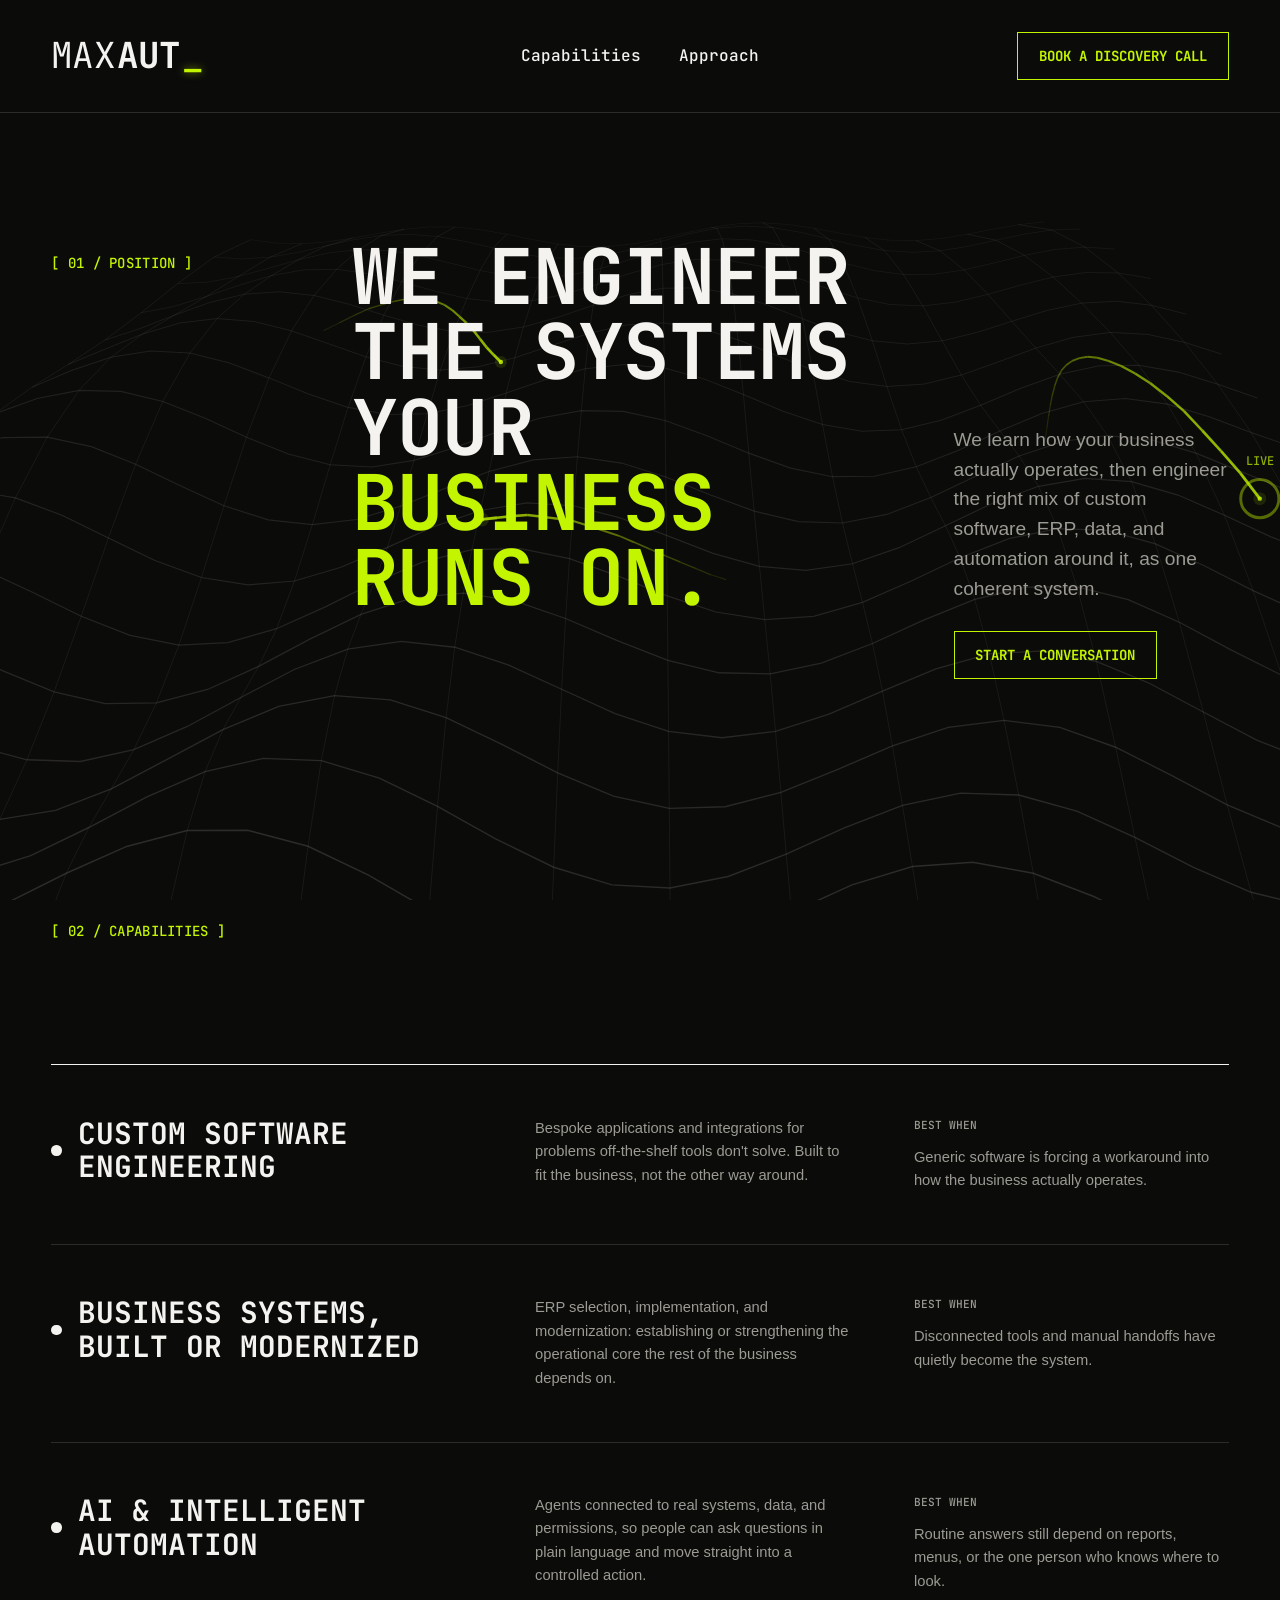
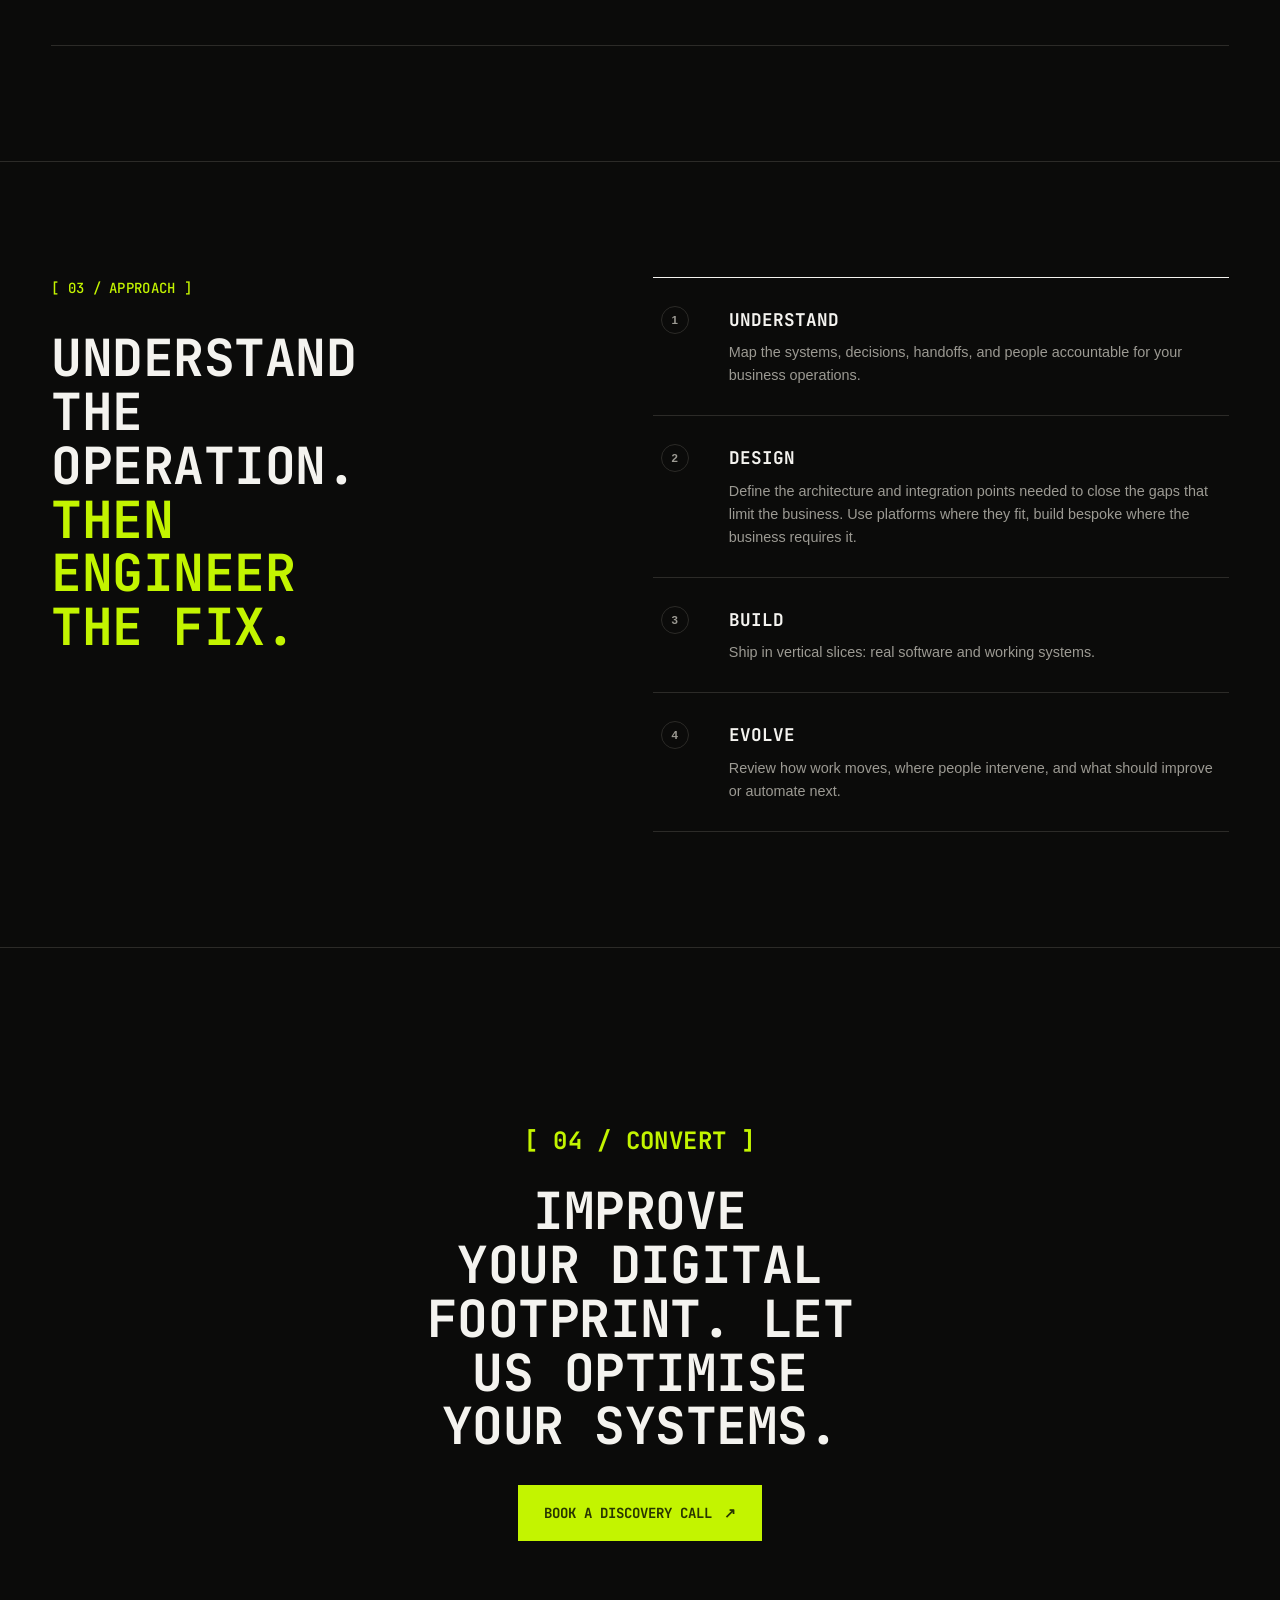
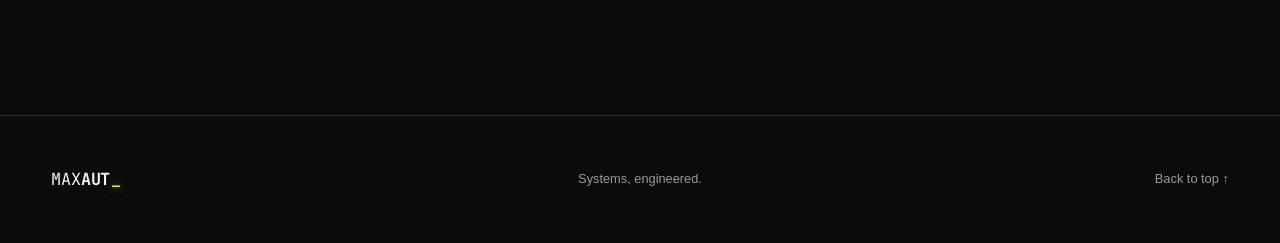
<file: index.html>
<!DOCTYPE html>
<html lang="en">
<head>
  <meta charset="utf-8">
  <meta name="viewport" content="width=device-width, initial-scale=1">
  <meta name="description" content="MAXAUT engineers the software, business systems, and intelligent automation a business runs on.">
  <meta name="theme-color" content="#0b0b0a">
  <title>MAXAUT | We engineer the systems your business runs on</title>
  <link rel="icon" href="favicon.svg" type="image/svg+xml">
  <link rel="stylesheet" href="styles.css">
  <script src="interactions.js" defer></script>
</head>
<body>
  <!--
    THESIS: MAXAUT engineers the systems a business runs on (custom software, business systems, and the automation
      connecting them).
    OWN-WORLD: Near-black brutalist ground, one loud lime signal, JetBrains Mono headlines, sharp corners, glow on interaction.
    STORY: One claim in the hero (what and how), a taxonomy of what we build, a clear four-step approach, one invitation
      to talk. No section restates a claim already made elsewhere.
    FORM: Four live beats per /DESIGN.md's Homepage Narrative, tightened to cut repetition: POSITION, CAPABILITIES,
      APPROACH, CONVERT. EVIDENCE stays deferred (hidden) until there's real work to show. DEMONSTRATE, and the original
      standalone EXPLAIN/PRINCIPLES sections, are retired: DEMONSTRATE is commented out at the bottom of main in case
      it's reused later, EXPLAIN/PRINCIPLES were deleted outright since their one useful idea each is now folded into
      the hero and the Approach section instead of repeating it in its own section.
  -->
  <canvas class="substrate-canvas" data-substrate-waves aria-hidden="true"></canvas>

  <a class="skip-link" href="#main">Skip to content</a>

  <header class="site-header">
    <div class="site-header-inner">
      <a class="wordmark" href="#top" aria-label="MAXAUT home">
        <span class="wordmark-lead">MAX</span><strong>AUT</strong><span class="wordmark-cursor" aria-hidden="true">_</span>
      </a>
      <nav class="primary-nav" aria-label="Primary navigation">
        <a href="#capabilities">Capabilities</a>
        <a href="#approach">Approach</a>
      </nav>
      <a class="button button-outline header-action" href="#contact">Book a discovery call</a>
    </div>
  </header>

  <main id="main">
    <section class="hero" id="top" aria-labelledby="hero-title">
      <div class="hero-copy">
        <p class="beat-marker">[ 01 / POSITION ]</p>
        <h1 id="hero-title">We engineer the systems your <span>business runs on.</span></h1>
        <div class="hero-intro">
          <p>We learn how your business actually operates, then engineer the right mix of custom software, ERP, data, and automation around it, as one coherent system.</p>
          <div class="hero-actions">
            <a class="button button-outline" href="#contact">Start a conversation</a>
            <!--<a class="text-link" href="#capabilities">See what we build <span aria-hidden="true">↓</span></a>-->
          </div>
        </div>
      </div>
    </section>

    <section class="capabilities-section" id="capabilities" aria-labelledby="capabilities-title">
      <div class="section-heading capability-heading">
        <p class="beat-marker">[ 02 / CAPABILITIES ]</p>
        <h2 id="capabilities-title" class="sr-only">Capabilities</h2>
      </div>

      <ul class="capability-list">
        <li class="capability">
          <div class="capability-title">
            <span class="capability-mark" aria-hidden="true"></span>
            <h3>Custom software engineering</h3>
          </div>
          <p>Bespoke applications and integrations for problems off-the-shelf tools don't solve. Built to fit the business, not the other way around.</p>
          <div class="capability-outcome">
            <span>Best when</span>
            <strong>Generic software is forcing a workaround into how the business actually operates.</strong>
          </div>
        </li>

        <li class="capability">
          <div class="capability-title">
            <span class="capability-mark" aria-hidden="true"></span>
            <h3>Business systems, built or modernized</h3>
          </div>
          <p>ERP selection, implementation, and modernization: establishing or strengthening the operational core the rest of the business depends on.</p>
          <div class="capability-outcome">
            <span>Best when</span>
            <strong>Disconnected tools and manual handoffs have quietly become the system.</strong>
          </div>
        </li>

        <li class="capability">
          <div class="capability-title">
            <span class="capability-mark" aria-hidden="true"></span>
            <h3>AI & Intelligent automation</h3>
          </div>
          <p>Agents connected to real systems, data, and permissions, so people can ask questions in plain language and move straight into a controlled action.</p>
          <div class="capability-outcome">
            <span>Best when</span>
            <strong>Routine answers still depend on reports, menus, or the one person who knows where to look.</strong>
          </div>
        </li>
      </ul>
    </section>

    <!--
      EVIDENCE (beat 05 in the original 8-beat scheme) ships deferred: PRODUCT.md
      forbids fabricated case studies, testimonials, or client names, and none
      exist yet. The section is built and styled so it's ready to populate with
      real, nameable work. Remove the `hidden` attribute once that exists, rather
      than filling it with placeholder copy in the meantime. Left numbered per
      the original scheme since it isn't part of the current live sequence.
    -->
    <section class="evidence-section" id="evidence" aria-labelledby="evidence-title" hidden>
      <div class="section-heading evidence-heading">
        <p class="beat-marker">[ 05 / EVIDENCE ]</p>
        <h2 id="evidence-title">Selected systems.</h2>
      </div>
      <ul class="evidence-list">
        <!-- populate once real, nameable work exists -->
      </ul>
    </section>

    <section class="approach-section" id="approach" aria-labelledby="approach-title">
      <div class="approach-intro">
        <p class="beat-marker">[ 03 / APPROACH ]</p>
        <h2 id="approach-title">Understand the operation. <span>Then engineer the fix.</span></h2>
      </div>

      <ol class="approach-steps">
        <li>
          <span class="step-number">1</span>
          <div class="approach-step-copy"><h3>Understand</h3><p>Map the systems, decisions, handoffs, and people accountable for your business operations.</p></div>
        </li>
        <li>
          <span class="step-number">2</span>
          <div class="approach-step-copy"><h3>Design</h3><p>Define the architecture and integration points needed to close the gaps that limit the business. Use platforms where they fit, build bespoke where the business requires it.</p></div>
        </li>
        <li>
          <span class="step-number">3</span>
          <div class="approach-step-copy"><h3>Build</h3><p>Ship in vertical slices: real software and working systems.</p></div>
        </li>
        <li>
          <span class="step-number">4</span>
          <div class="approach-step-copy"><h3>Evolve</h3><p>Review how work moves, where people intervene, and what should improve or automate next.</p></div>
        </li>
      </ol>
    </section>

    <section class="contact-section" id="contact" aria-labelledby="contact-title">
      <p class="beat-marker beat-marker--convert">[ 04 / CONVERT ]</p>
      <h2 id="contact-title">Improve your digital footprint. Let us optimise your systems.</h2>
      <!-- Replace this placeholder with MAXAUT's confirmed scheduling URL before launch. -->
      <a class="button button-signal" href="mailto:admin@maxaut.co.za?subject=MAXAUT%20discovery%20call">Book a discovery call<span aria-hidden="true">↗</span></a>
    </section>

    <!--
      DEMONSTRATE (beat 02 in the original 8-beat scheme) retired from the live
      page per direction change: the homepage no longer leads with the
      interactive ERP demo, and the tightened 4-beat structure has no "prove it"
      section for now. Kept here, intact and commented out, in case it's reused
      later (e.g. on a dedicated ERP/service page, or revived here once there's
      real evidence to pair with it) rather than deleted outright.
      interactions.js's operations-demo IIFE already no-ops safely when
      [data-operations-demo] isn't found in the DOM.

    <div class="operations-demo" id="demonstrate" data-operations-demo data-active-step="0" role="group" aria-label="Interactive order-to-cash operation">
      <p class="beat-marker" aria-hidden="true">[ 02 / DEMONSTRATE ]</p>
      <div class="demo-toolbar">
        <div class="demo-identity">
          <span class="live-dot" aria-hidden="true"></span>
          <strong>Interactive operation</strong>
          <span>Sales order SO-10482</span>
        </div>
        <span class="demo-hint"><i aria-hidden="true"></i> Hover, focus, or tap a stage</span>
      </div>

      <div class="demo-field">
        <div class="data-ribbon" aria-hidden="true">
          <span>08:42:12 · ERP event received</span>
          <span>Account · Standard terms</span>
          <span>Inventory · Available</span>
          <span>Control · Approval required</span>
        </div>

        <div class="demo-path">
          <div class="demo-progress-track" aria-hidden="true"><span></span></div>
          <ol class="demo-steps">
            <li class="demo-step is-current" data-demo-step="0">
              <button class="demo-step-button" type="button" data-demo-target="0" aria-pressed="true">
                <span class="demo-node" aria-hidden="true"></span>
                <span class="demo-step-copy">
                  <span>ERP record</span>
                  <strong>Order received</strong>
                  <small>SO-10482</small>
                </span>
              </button>
            </li>
            <li class="demo-step" data-demo-step="1">
              <button class="demo-step-button" type="button" data-demo-target="1" aria-pressed="false">
                <span class="demo-node" aria-hidden="true"></span>
                <span class="demo-step-copy">
                  <span>Ask the system</span>
                  <strong>Can this ship today?</strong>
                  <small>Plain-language question</small>
                </span>
              </button>
            </li>
            <li class="demo-step" data-demo-step="2">
              <button class="demo-step-button" type="button" data-demo-target="2" aria-pressed="false">
                <span class="demo-node" aria-hidden="true"></span>
                <span class="demo-step-copy">
                  <span>Grounded answer</span>
                  <strong>Stock ready. Approval needed.</strong>
                  <small>ERP context connected</small>
                </span>
              </button>
            </li>
            <li class="demo-step" data-demo-step="3">
              <button class="demo-step-button" type="button" data-demo-target="3" aria-pressed="false">
                <span class="demo-node" aria-hidden="true"></span>
                <span class="demo-step-copy">
                  <span>Controlled action</span>
                  <strong>Approval routed</strong>
                  <small>Audit trail preserved</small>
                </span>
              </button>
            </li>
          </ol>
        </div>

        <div class="demo-readout" aria-live="off">
          <div>
            <span class="demo-readout-status" data-demo-status>ERP / New record</span>
            <p data-demo-message>The ERP holds the order, account, inventory, and control data needed to answer the next question.</p>
          </div>
          <span class="demo-sequence" data-demo-sequence>01 / 04</span>
        </div>
      </div>
    </div>
    -->
  </main>

  <footer class="site-footer">
    <a class="wordmark" href="#top" aria-label="MAXAUT, back to top">
      <span class="wordmark-lead">MAX</span><strong>AUT</strong><span class="wordmark-cursor" aria-hidden="true">_</span>
    </a>
    <p>Systems, engineered.</p>
    <a href="#top">Back to top <span aria-hidden="true">↑</span></a>
  </footer>
</body>
</html>
</file>
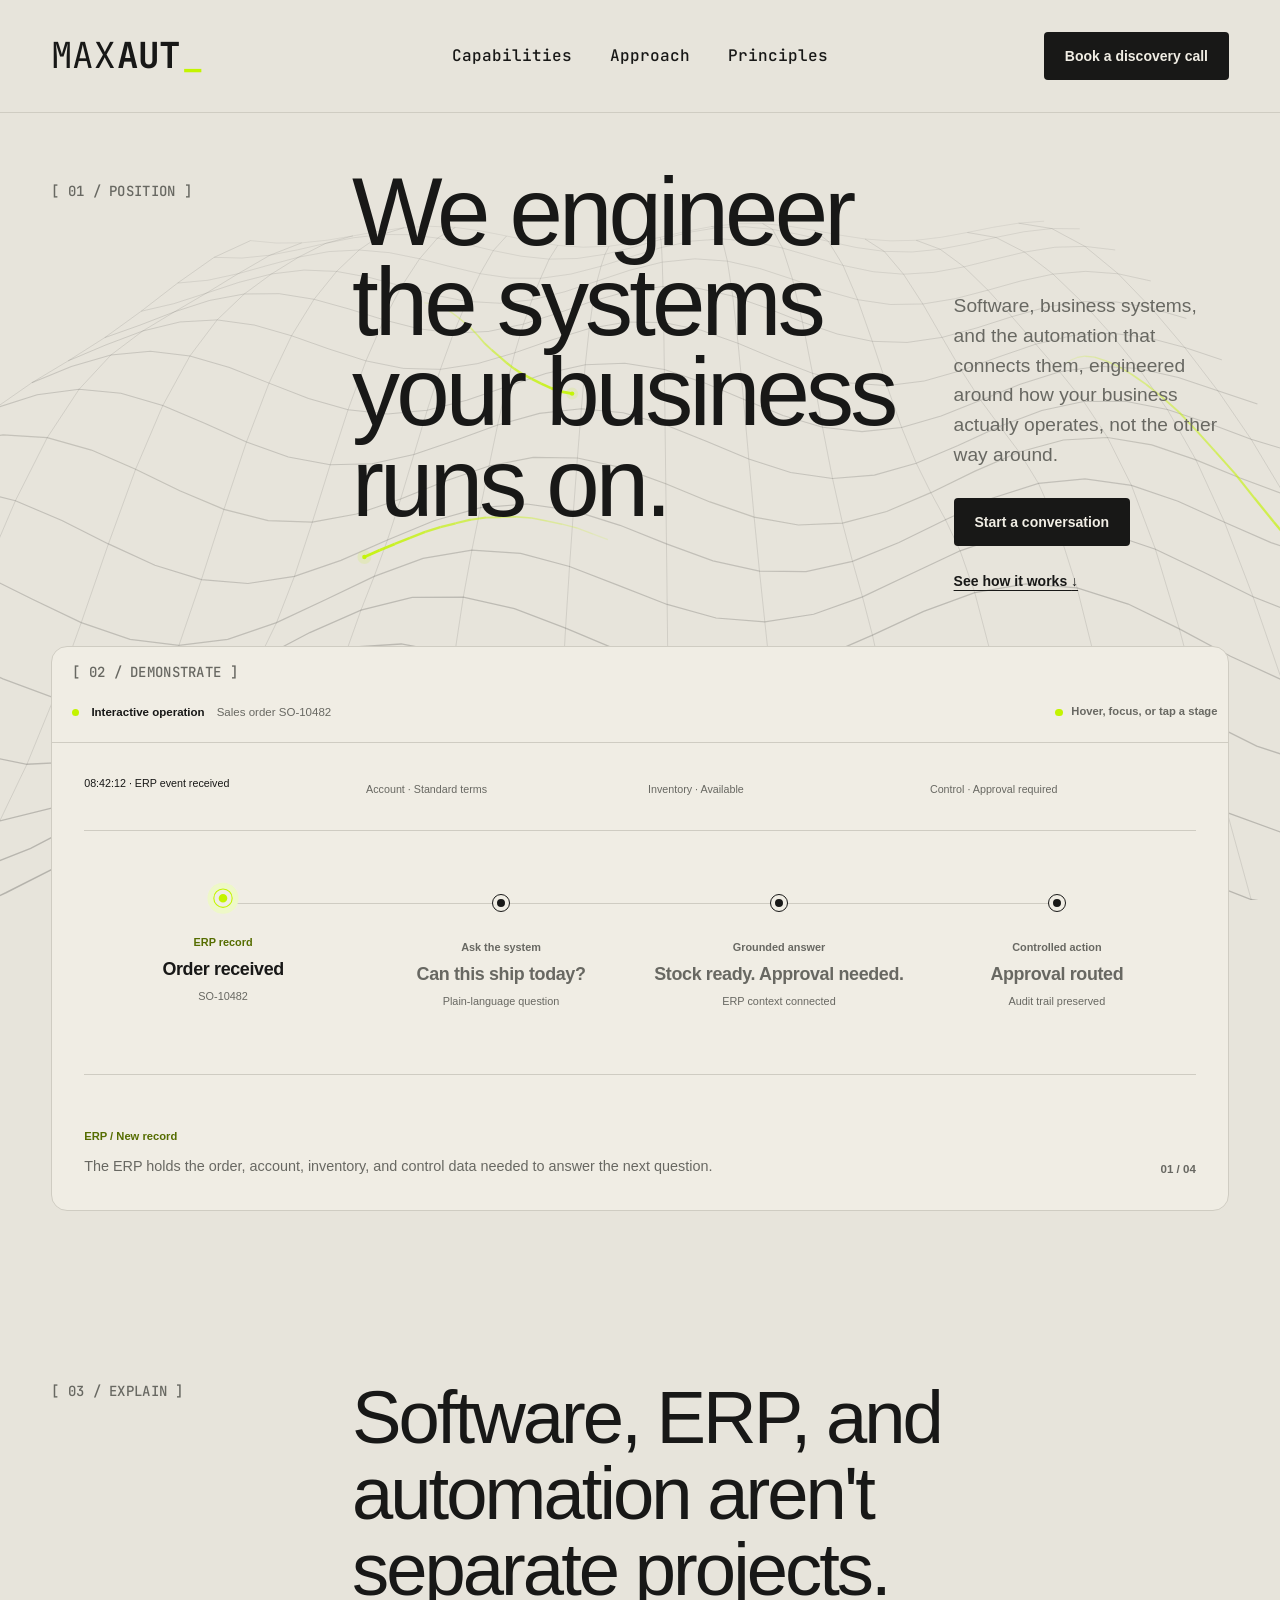
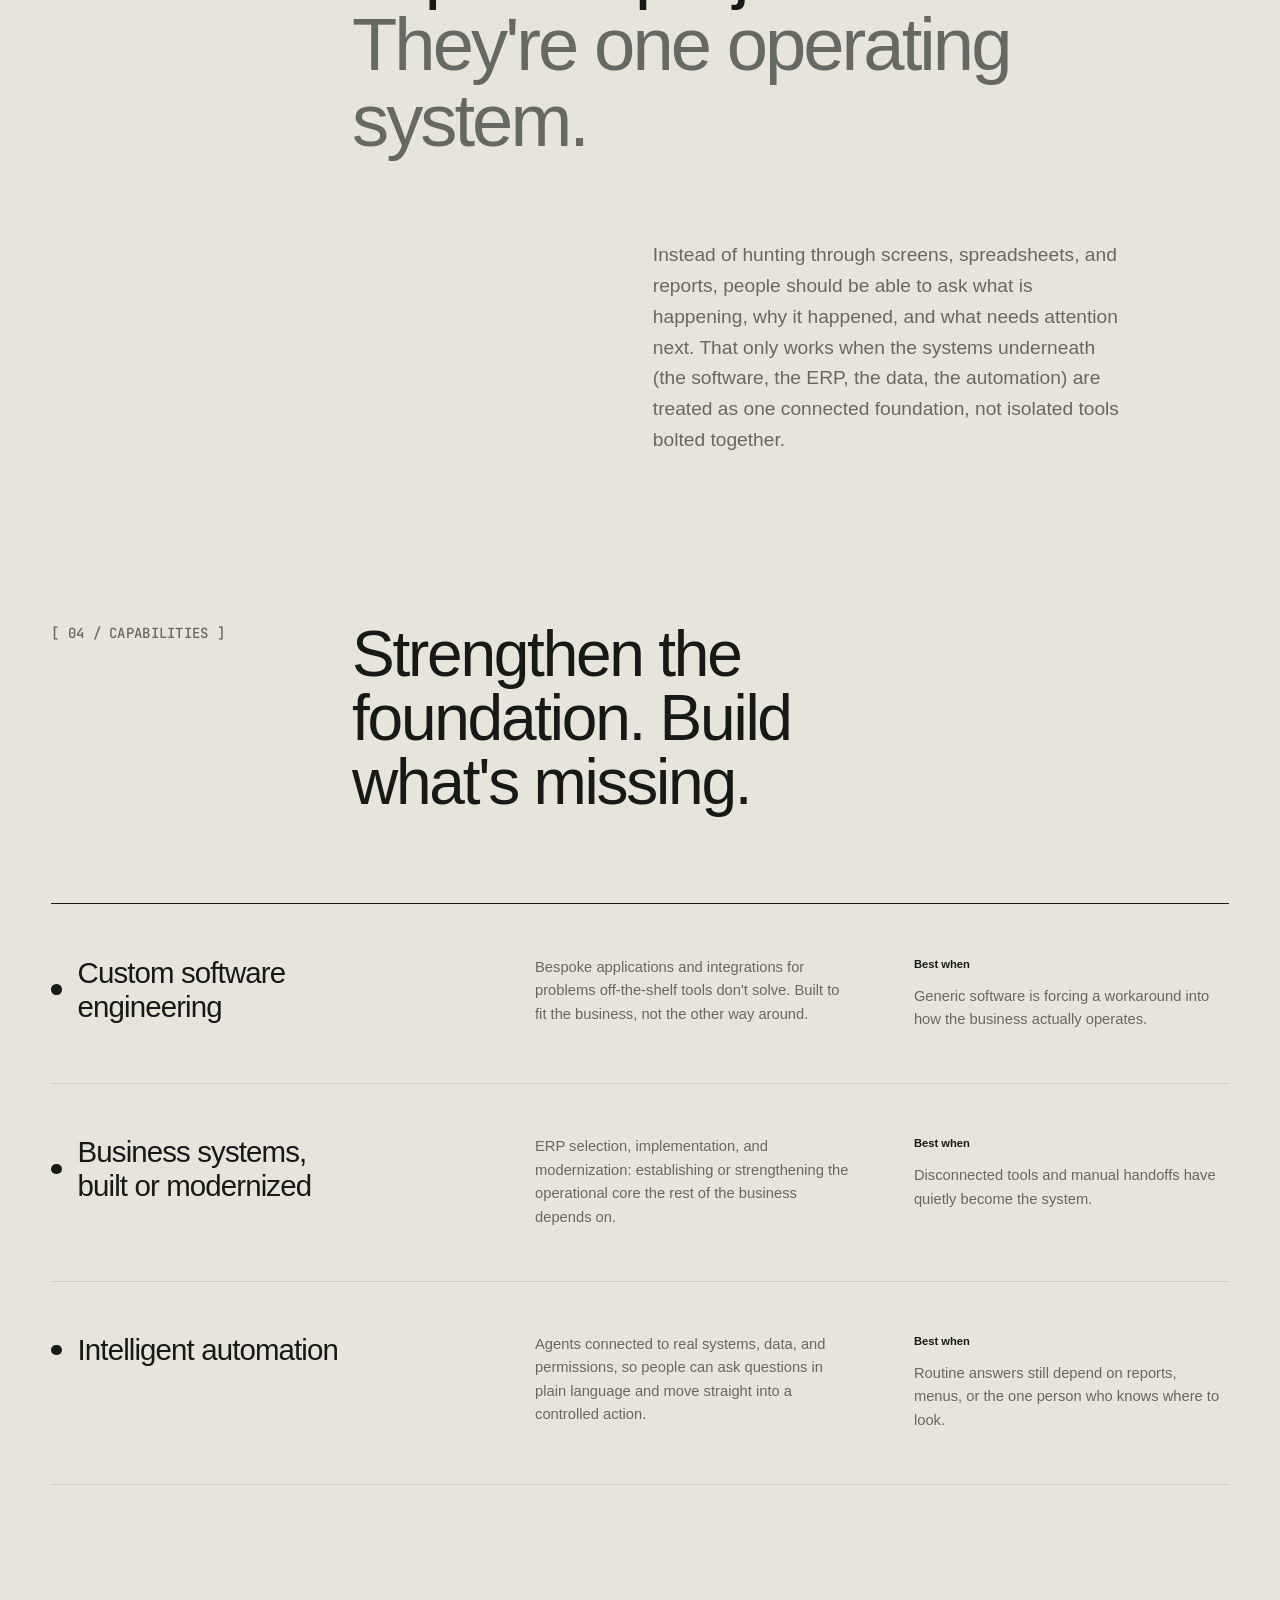
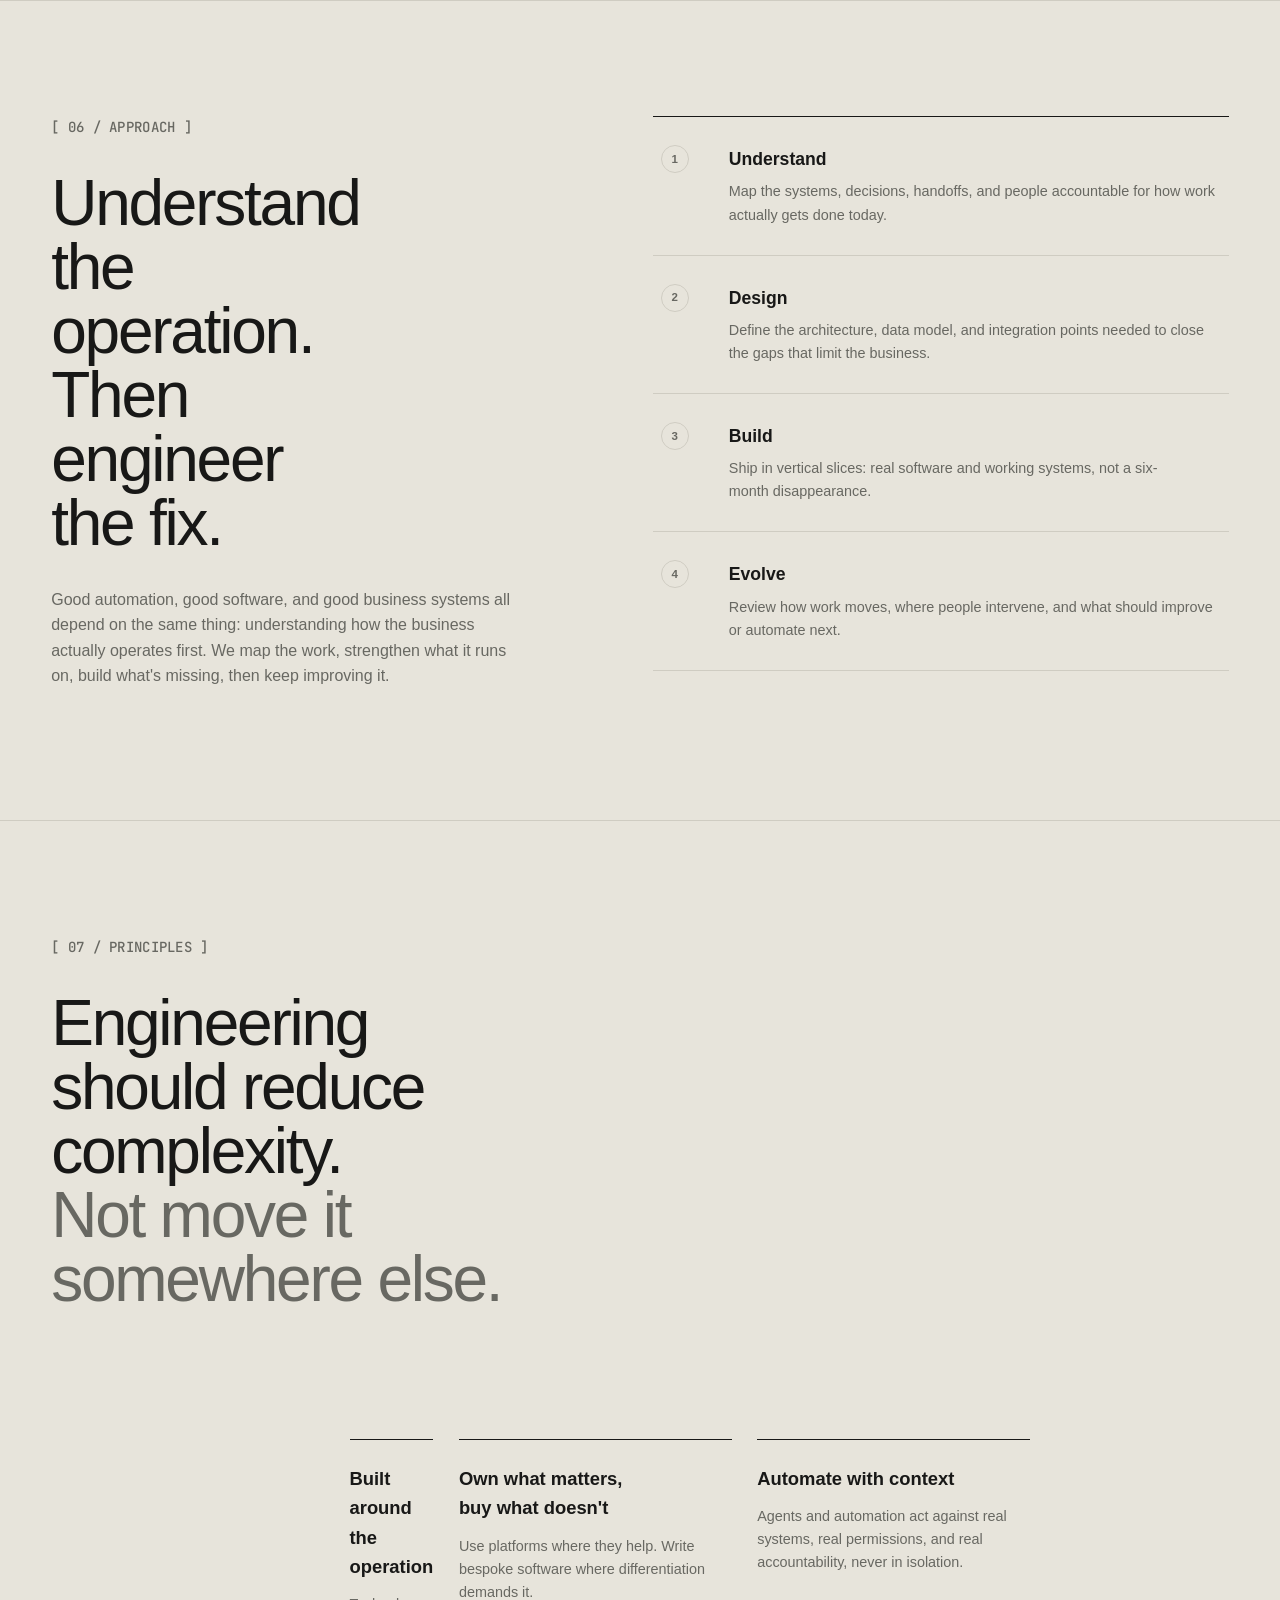
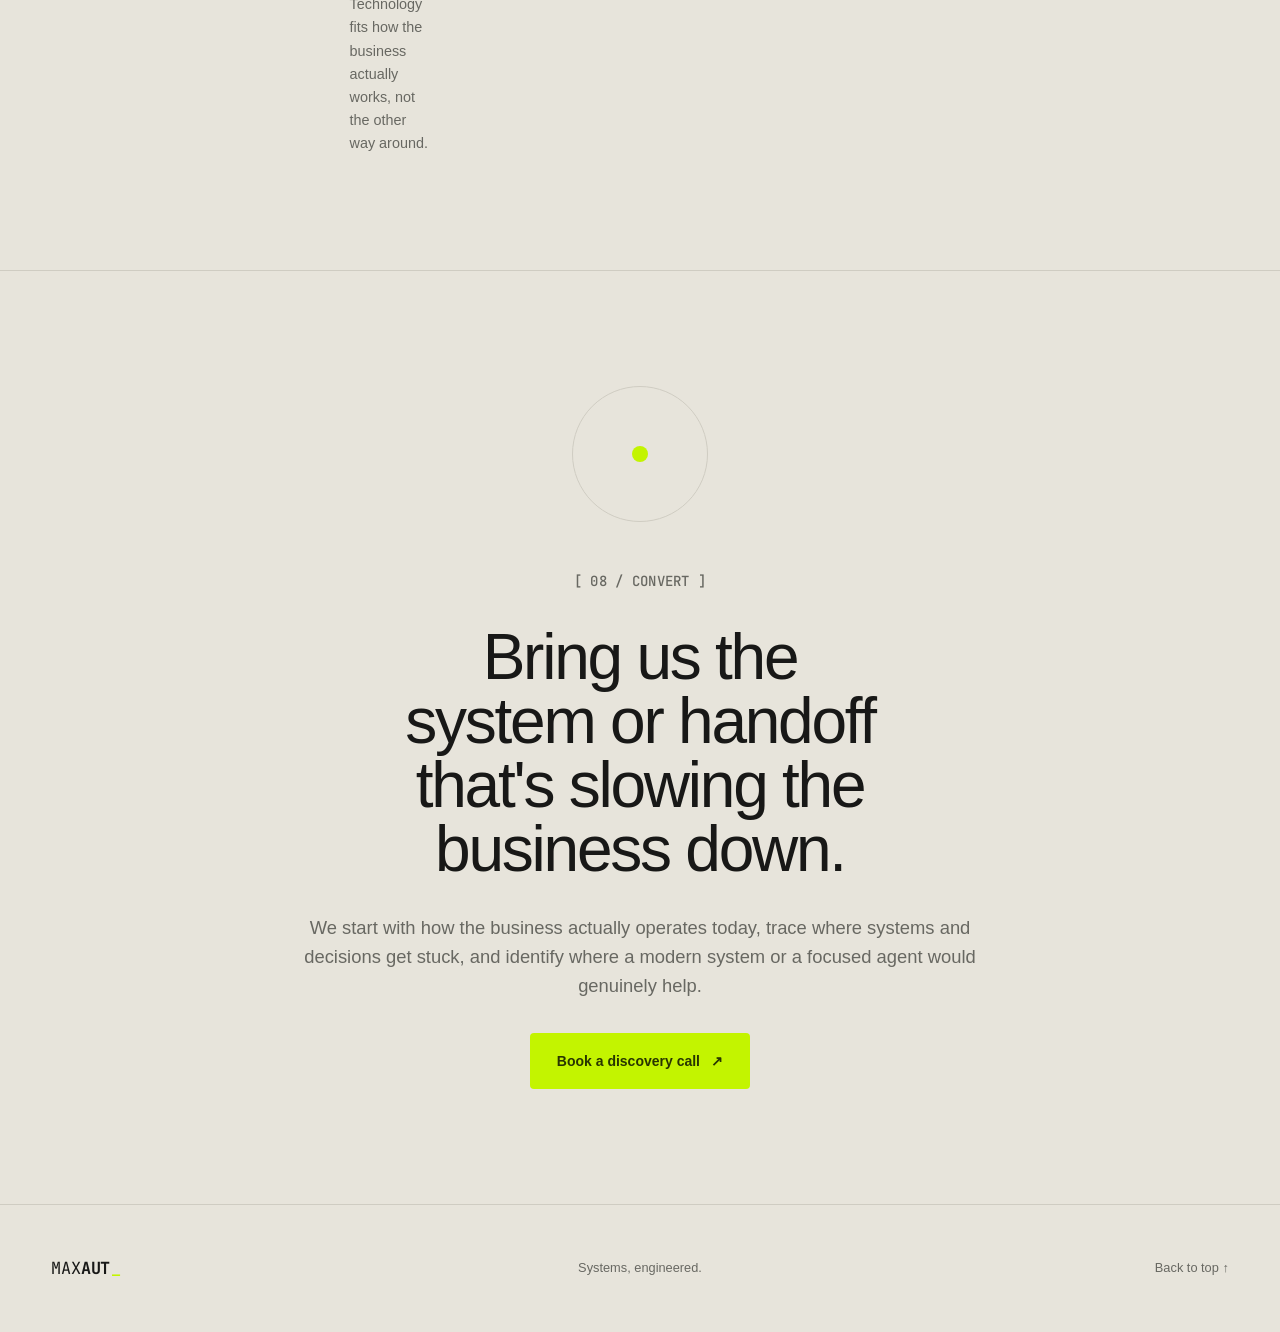
<file: _new/index.html>
<!DOCTYPE html>
<html lang="en">
<head>
  <meta charset="utf-8">
  <meta name="viewport" content="width=device-width, initial-scale=1">
  <meta name="description" content="MAXAUT engineers the software, business systems, and intelligent automation a business runs on.">
  <meta name="theme-color" content="#e7e4db">
  <title>MAXAUT | We engineer the systems your business runs on</title>
  <link rel="icon" href="favicon.svg" type="image/svg+xml">
  <link rel="stylesheet" href="styles.css">
  <script src="interactions.js" defer></script>
</head>
<body>
  <!--
    THESIS: MAXAUT engineers the systems a business runs on (software, business systems, and the automation connecting them).
    OWN-WORLD: Matte off-white, near-black type, one scarce lime signal, JetBrains Mono reserved for the technical voice only.
    STORY: A broad systems-engineering claim, proven with one real ERP example, explained as one operating substrate, broadened
      into three capabilities, backed by evidence once it exists, delivered through a clear approach and principles, closed
      with one invitation to talk.
    FORM: Fixed eight-beat homepage per /DESIGN.md's Homepage Narrative: POSITION, DEMONSTRATE, EXPLAIN, CAPABILITIES,
      EVIDENCE (shipped deferred; see the "hidden" section below), APPROACH, PRINCIPLES, CONVERT.
  -->
  <canvas class="substrate-canvas" data-substrate-waves aria-hidden="true"></canvas>

  <a class="skip-link" href="#main">Skip to content</a>

  <header class="site-header">
    <div class="site-header-inner">
      <a class="wordmark" href="#top" aria-label="MAXAUT home">
        <span class="wordmark-lead">MAX</span><strong>AUT</strong><span class="wordmark-cursor" aria-hidden="true">_</span>
      </a>
      <nav class="primary-nav" aria-label="Primary navigation">
        <a href="#capabilities">Capabilities</a>
        <a href="#approach">Approach</a>
        <a href="#principles">Principles</a>
      </nav>
      <a class="button button-dark header-action" href="#contact">Book a discovery call</a>
    </div>
  </header>

  <main id="main">
    <section class="hero" id="top" aria-labelledby="hero-title">
      <div class="hero-copy">
        <p class="beat-marker">[ 01 / POSITION ]</p>
        <h1 id="hero-title">We engineer the systems your business runs on.</h1>
        <div class="hero-intro">
          <p>Software, business systems, and the automation that connects them, engineered around how your business actually operates, not the other way around.</p>
          <div class="hero-actions">
            <a class="button button-dark" href="#contact">Start a conversation</a>
            <a class="text-link" href="#explain">See how it works <span aria-hidden="true">↓</span></a>
          </div>
        </div>
      </div>

      <div class="operations-demo" id="demonstrate" data-operations-demo data-active-step="0" role="group" aria-label="Interactive order-to-cash operation">
        <p class="beat-marker" aria-hidden="true">[ 02 / DEMONSTRATE ]</p>
        <div class="demo-toolbar">
          <div class="demo-identity">
            <span class="live-dot" aria-hidden="true"></span>
            <strong>Interactive operation</strong>
            <span>Sales order SO-10482</span>
          </div>
          <span class="demo-hint"><i aria-hidden="true"></i> Hover, focus, or tap a stage</span>
        </div>

        <div class="demo-field">
          <div class="data-ribbon" aria-hidden="true">
            <span>08:42:12 · ERP event received</span>
            <span>Account · Standard terms</span>
            <span>Inventory · Available</span>
            <span>Control · Approval required</span>
          </div>

          <div class="demo-path">
            <div class="demo-progress-track" aria-hidden="true"><span></span></div>
            <ol class="demo-steps">
              <li class="demo-step is-current" data-demo-step="0">
                <button class="demo-step-button" type="button" data-demo-target="0" aria-pressed="true">
                  <span class="demo-node" aria-hidden="true"></span>
                  <span class="demo-step-copy">
                    <span>ERP record</span>
                    <strong>Order received</strong>
                    <small>SO-10482</small>
                  </span>
                </button>
              </li>
              <li class="demo-step" data-demo-step="1">
                <button class="demo-step-button" type="button" data-demo-target="1" aria-pressed="false">
                  <span class="demo-node" aria-hidden="true"></span>
                  <span class="demo-step-copy">
                    <span>Ask the system</span>
                    <strong>Can this ship today?</strong>
                    <small>Plain-language question</small>
                  </span>
                </button>
              </li>
              <li class="demo-step" data-demo-step="2">
                <button class="demo-step-button" type="button" data-demo-target="2" aria-pressed="false">
                  <span class="demo-node" aria-hidden="true"></span>
                  <span class="demo-step-copy">
                    <span>Grounded answer</span>
                    <strong>Stock ready. Approval needed.</strong>
                    <small>ERP context connected</small>
                  </span>
                </button>
              </li>
              <li class="demo-step" data-demo-step="3">
                <button class="demo-step-button" type="button" data-demo-target="3" aria-pressed="false">
                  <span class="demo-node" aria-hidden="true"></span>
                  <span class="demo-step-copy">
                    <span>Controlled action</span>
                    <strong>Approval routed</strong>
                    <small>Audit trail preserved</small>
                  </span>
                </button>
              </li>
            </ol>
          </div>

          <div class="demo-readout" aria-live="off">
            <div>
              <span class="demo-readout-status" data-demo-status>ERP / New record</span>
              <p data-demo-message>The ERP holds the order, account, inventory, and control data needed to answer the next question.</p>
            </div>
            <span class="demo-sequence" data-demo-sequence>01 / 04</span>
          </div>
        </div>
      </div>
    </section>

    <section class="truth-statement" id="explain" aria-labelledby="explain-title">
      <p class="beat-marker">[ 03 / EXPLAIN ]</p>
      <h2 id="explain-title">Software, ERP, and automation aren't separate projects.<br><span>They're one operating system.</span></h2>
      <p>Instead of hunting through screens, spreadsheets, and reports, people should be able to ask what is happening, why it happened, and what needs attention next. That only works when the systems underneath (the software, the ERP, the data, the automation) are treated as one connected foundation, not isolated tools bolted together.</p>
    </section>

    <section class="capabilities-section" id="capabilities" aria-labelledby="capabilities-title">
      <div class="section-heading capability-heading">
        <p class="beat-marker">[ 04 / CAPABILITIES ]</p>
        <h2 id="capabilities-title">Strengthen the foundation. Build what's missing.</h2>
      </div>

      <ul class="capability-list">
        <li class="capability">
          <div class="capability-title">
            <span class="capability-mark" aria-hidden="true"></span>
            <h3>Custom software engineering</h3>
          </div>
          <p>Bespoke applications and integrations for problems off-the-shelf tools don't solve. Built to fit the business, not the other way around.</p>
          <div class="capability-outcome">
            <span>Best when</span>
            <strong>Generic software is forcing a workaround into how the business actually operates.</strong>
          </div>
        </li>

        <li class="capability">
          <div class="capability-title">
            <span class="capability-mark" aria-hidden="true"></span>
            <h3>Business systems, built or modernized</h3>
          </div>
          <p>ERP selection, implementation, and modernization: establishing or strengthening the operational core the rest of the business depends on.</p>
          <div class="capability-outcome">
            <span>Best when</span>
            <strong>Disconnected tools and manual handoffs have quietly become the system.</strong>
          </div>
        </li>

        <li class="capability">
          <div class="capability-title">
            <span class="capability-mark" aria-hidden="true"></span>
            <h3>Intelligent automation</h3>
          </div>
          <p>Agents connected to real systems, data, and permissions, so people can ask questions in plain language and move straight into a controlled action.</p>
          <div class="capability-outcome">
            <span>Best when</span>
            <strong>Routine answers still depend on reports, menus, or the one person who knows where to look.</strong>
          </div>
        </li>
      </ul>
    </section>

    <!--
      EVIDENCE (beat 05) ships deferred: PRODUCT.md forbids fabricated case studies,
      testimonials, or client names, and none exist yet. The section is built and
      styled so it's ready to populate with real, nameable work. Remove the
      `hidden` attribute once that exists, rather than filling it with placeholder
      copy in the meantime.
    -->
    <section class="evidence-section" id="evidence" aria-labelledby="evidence-title" hidden>
      <div class="section-heading evidence-heading">
        <p class="beat-marker">[ 05 / EVIDENCE ]</p>
        <h2 id="evidence-title">Selected systems.</h2>
      </div>
      <ul class="evidence-list">
        <!-- populate once real, nameable work exists -->
      </ul>
    </section>

    <section class="approach-section" id="approach" aria-labelledby="approach-title">
      <div class="approach-intro">
        <p class="beat-marker">[ 06 / APPROACH ]</p>
        <h2 id="approach-title">Understand the operation. Then engineer the fix.</h2>
        <p>Good automation, good software, and good business systems all depend on the same thing: understanding how the business actually operates first. We map the work, strengthen what it runs on, build what's missing, then keep improving it.</p>
      </div>

      <ol class="approach-steps">
        <li>
          <span class="step-number">1</span>
          <div class="approach-step-copy"><h3>Understand</h3><p>Map the systems, decisions, handoffs, and people accountable for how work actually gets done today.</p></div>
        </li>
        <li>
          <span class="step-number">2</span>
          <div class="approach-step-copy"><h3>Design</h3><p>Define the architecture, data model, and integration points needed to close the gaps that limit the business.</p></div>
        </li>
        <li>
          <span class="step-number">3</span>
          <div class="approach-step-copy"><h3>Build</h3><p>Ship in vertical slices: real software and working systems, not a six-month disappearance.</p></div>
        </li>
        <li>
          <span class="step-number">4</span>
          <div class="approach-step-copy"><h3>Evolve</h3><p>Review how work moves, where people intervene, and what should improve or automate next.</p></div>
        </li>
      </ol>
    </section>

    <section class="principles-section" id="principles" aria-labelledby="principles-title">
      <p class="beat-marker">[ 07 / PRINCIPLES ]</p>
      <h2 id="principles-title">Engineering should reduce complexity.<br><span>Not move it somewhere else.</span></h2>
      <div class="principle-row">
        <article>
          <h3>Built around the operation</h3>
          <p>Technology fits how the business actually works, not the other way around.</p>
        </article>
        <article>
          <h3>Own what matters, buy what doesn't</h3>
          <p>Use platforms where they help. Write bespoke software where differentiation demands it.</p>
        </article>
        <article>
          <h3>Automate with context</h3>
          <p>Agents and automation act against real systems, real permissions, and real accountability, never in isolation.</p>
        </article>
      </div>
    </section>

    <section class="contact-section" id="contact" aria-labelledby="contact-title">
      <div class="contact-signal" aria-hidden="true"><span></span></div>
      <p class="beat-marker">[ 08 / CONVERT ]</p>
      <h2 id="contact-title">Bring us the system or handoff that's slowing the business down.</h2>
      <p>We start with how the business actually operates today, trace where systems and decisions get stuck, and identify where a modern system or a focused agent would genuinely help.</p>
      <!-- Replace this placeholder with MAXAUT's confirmed scheduling URL before launch. -->
      <a class="button button-signal" href="mailto:hello@maxaut.example?subject=MAXAUT%20discovery%20call">Book a discovery call <span aria-hidden="true">↗</span></a>
    </section>
  </main>

  <footer class="site-footer">
    <a class="wordmark" href="#top" aria-label="MAXAUT, back to top">
      <span class="wordmark-lead">MAX</span><strong>AUT</strong><span class="wordmark-cursor" aria-hidden="true">_</span>
    </a>
    <p>Systems, engineered.</p>
    <a href="#top">Back to top <span aria-hidden="true">↑</span></a>
  </footer>
</body>
</html>
</file>
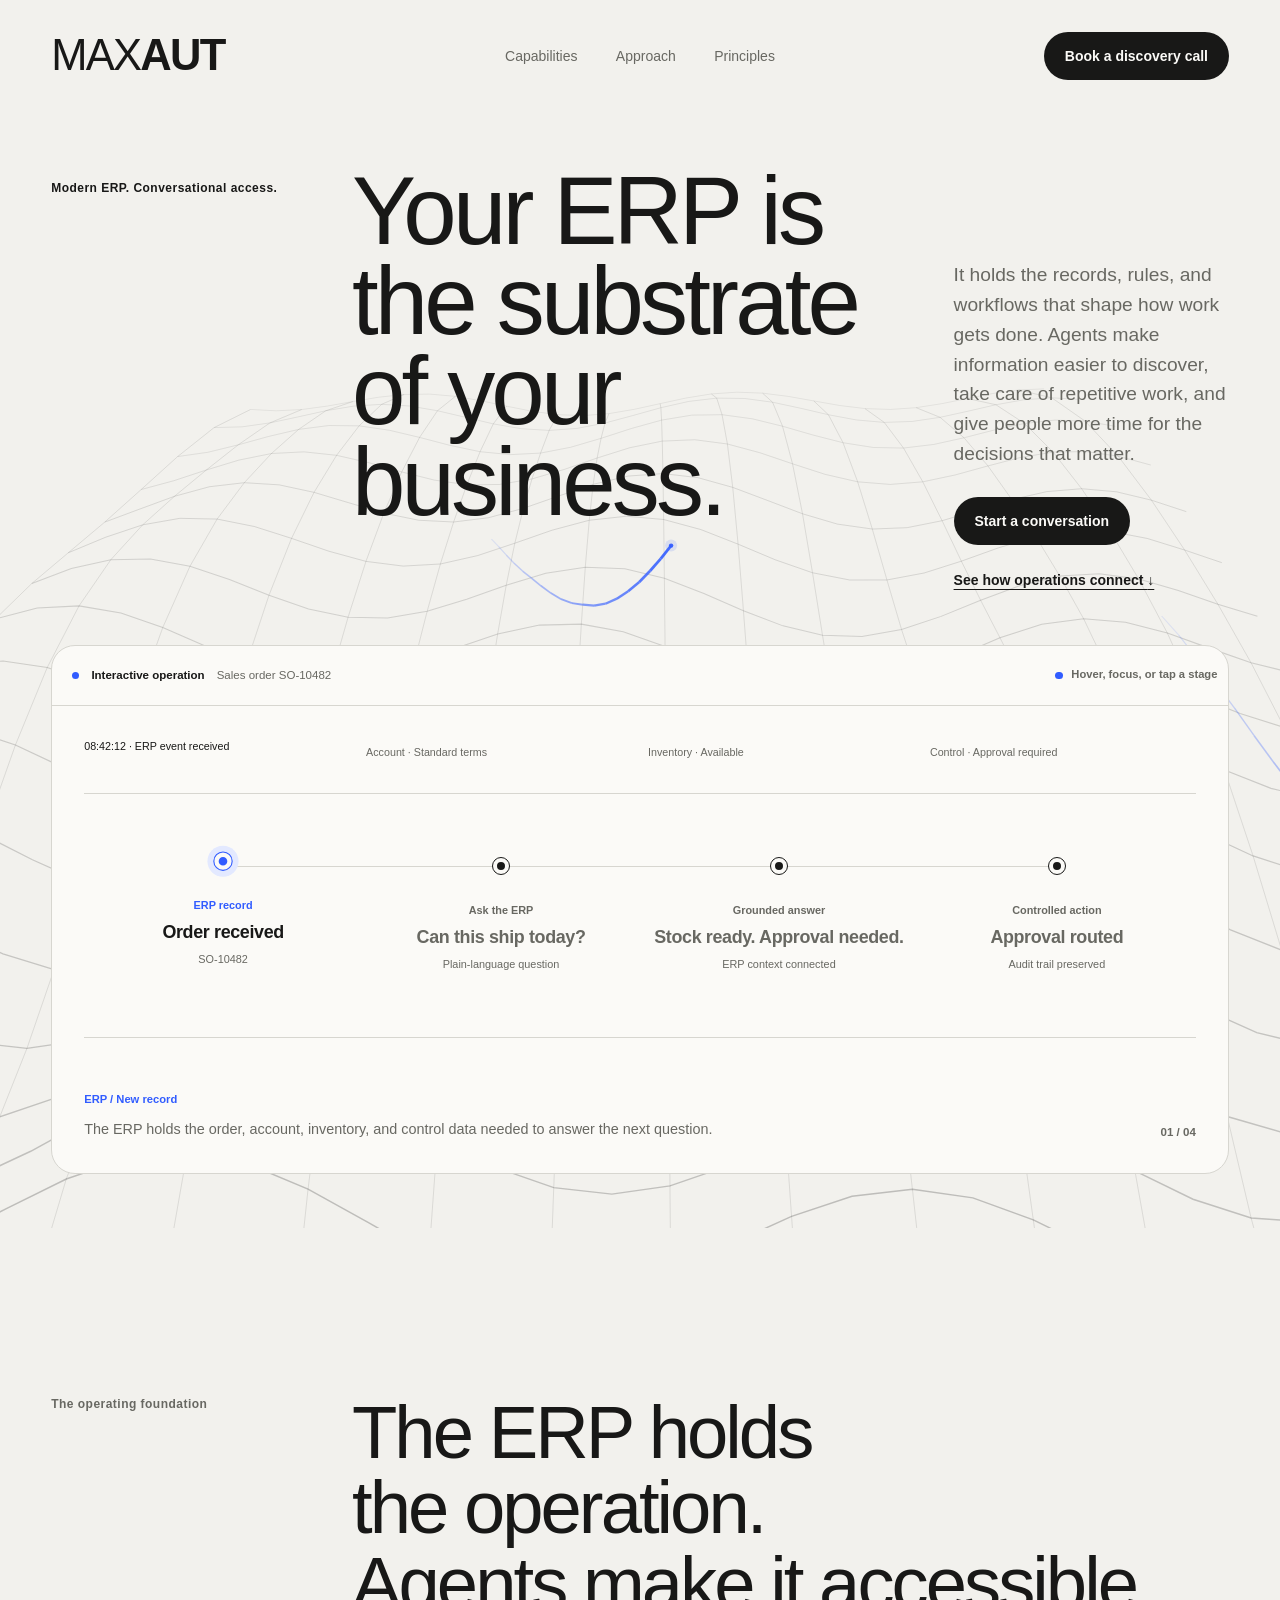
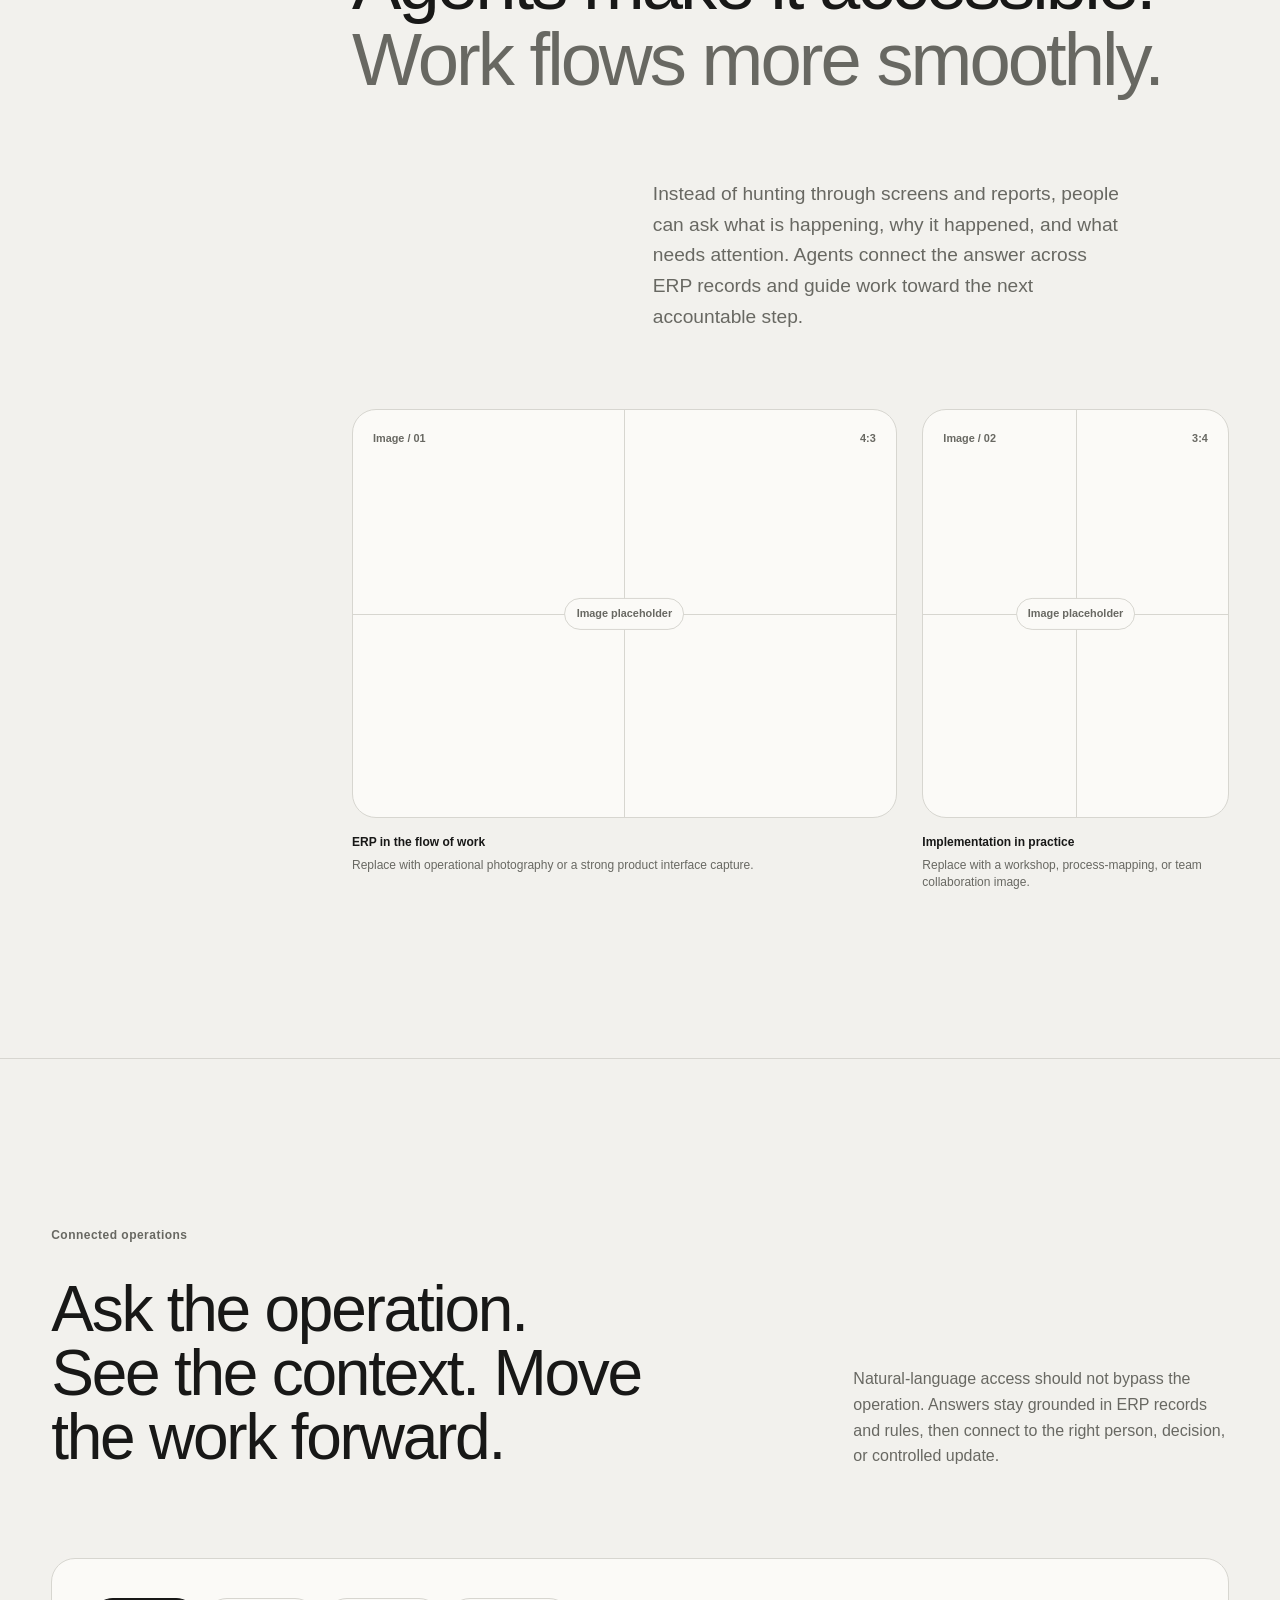
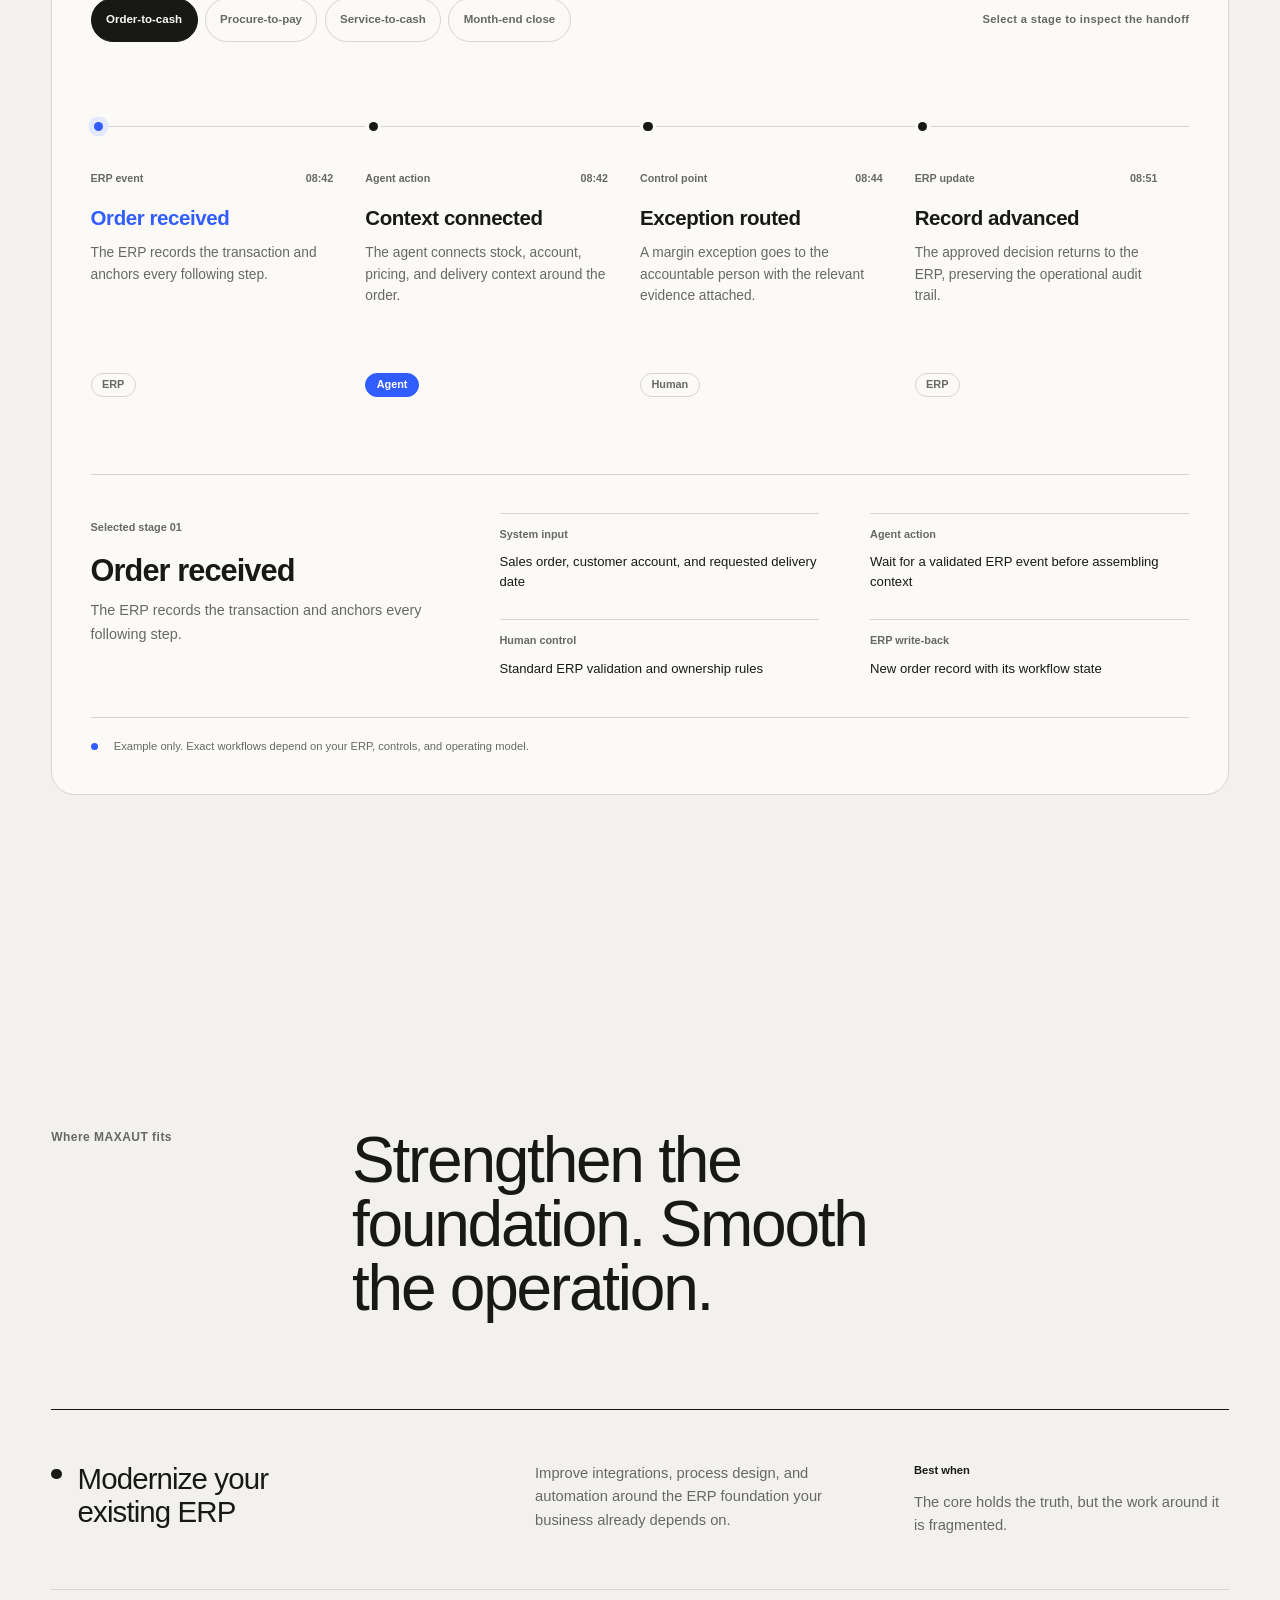
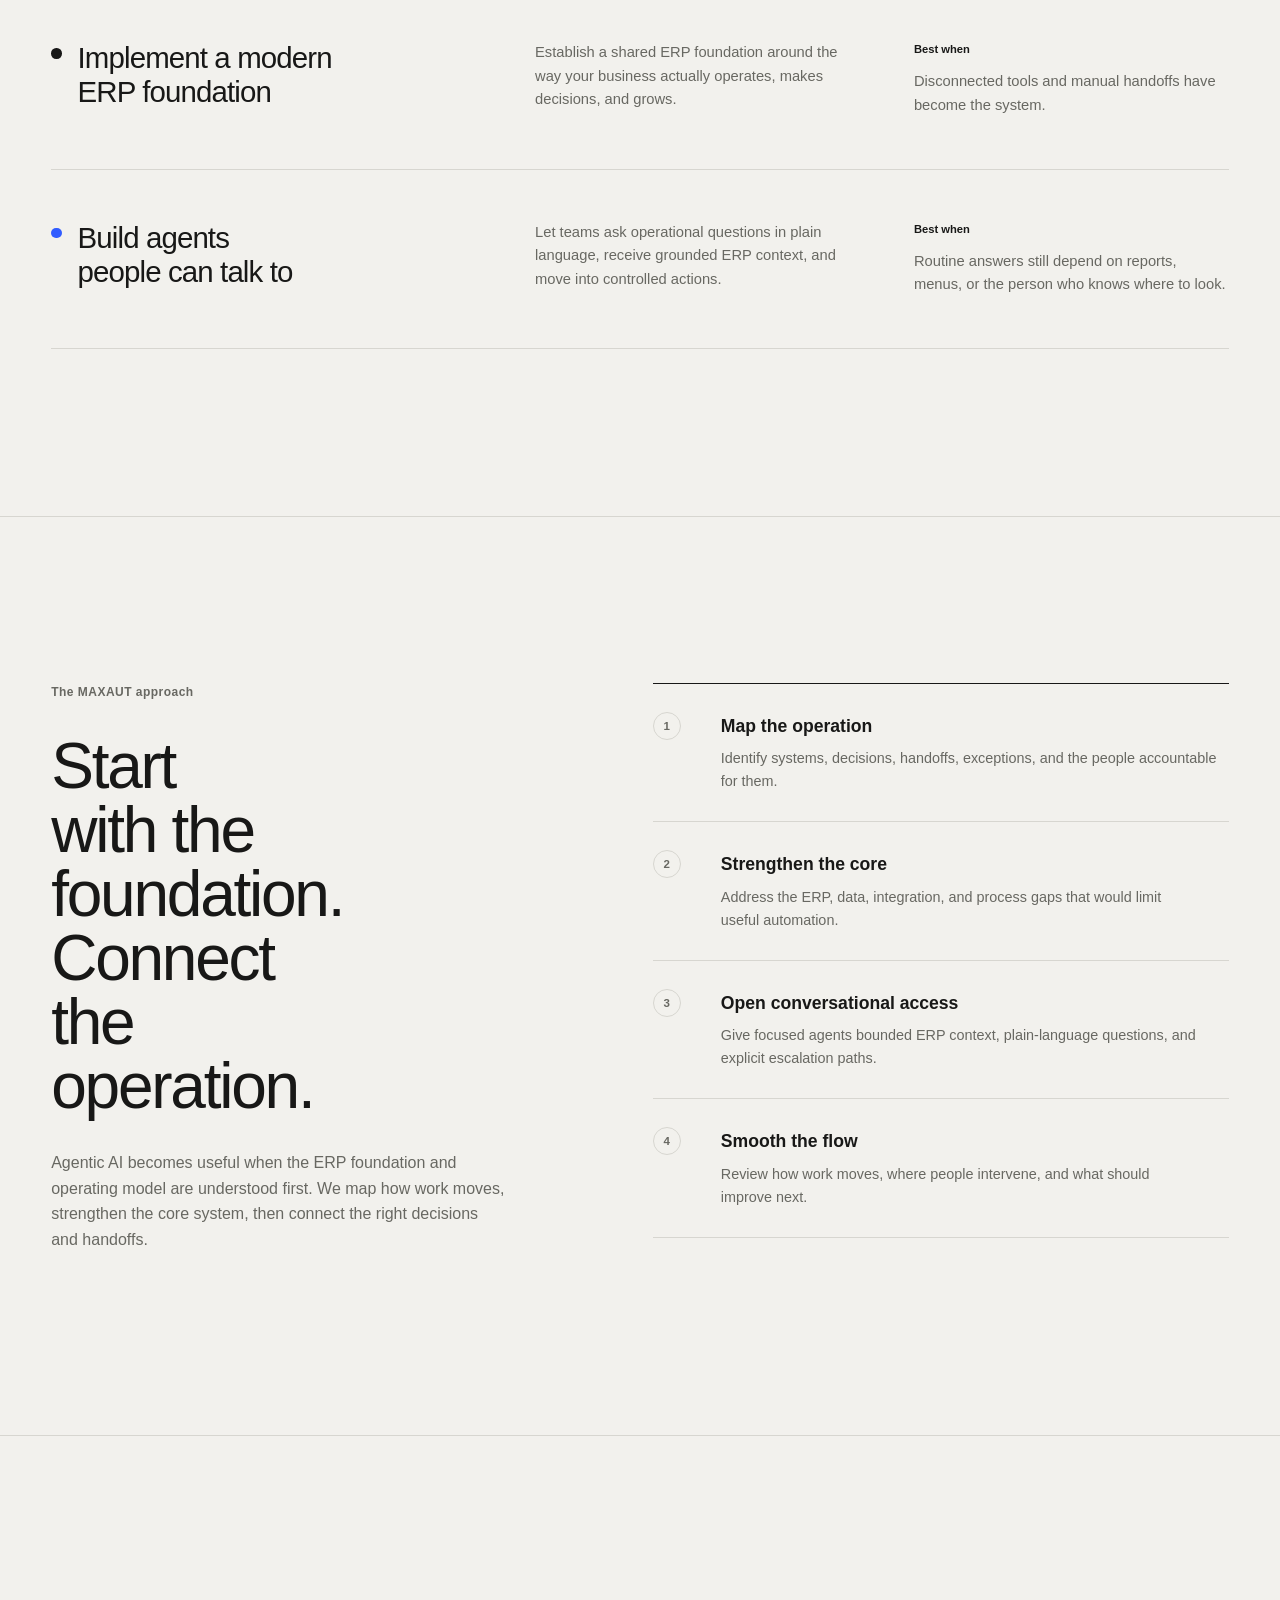
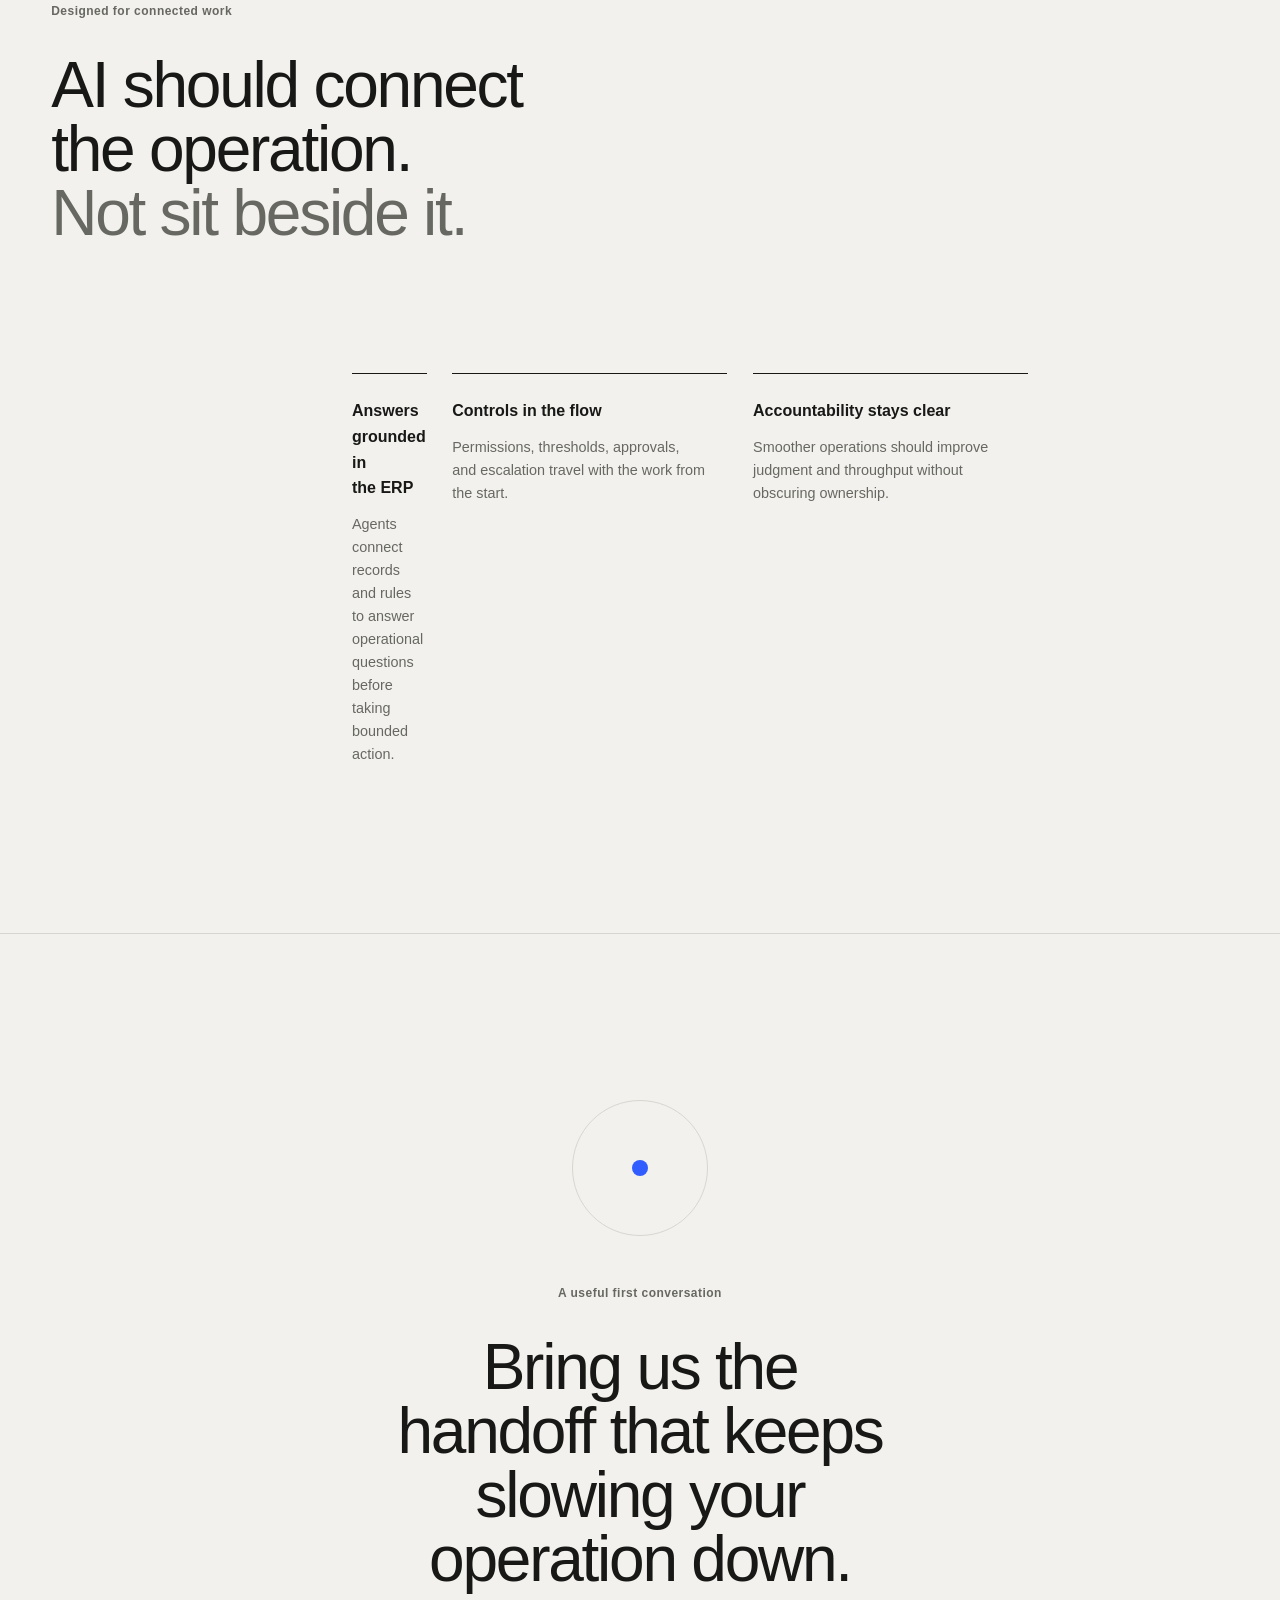
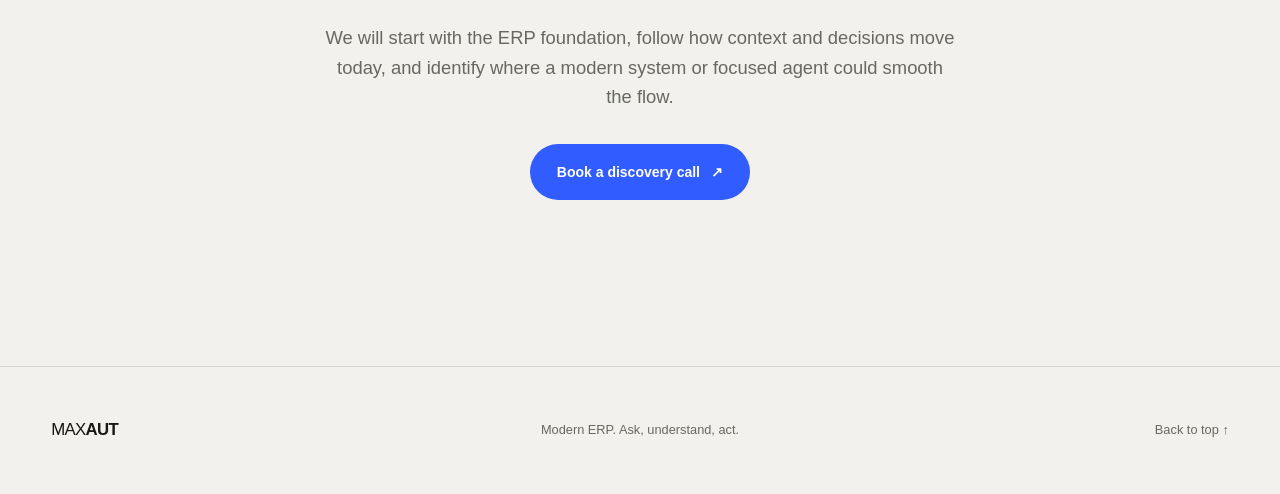
<file: erp-centric/index.html>
<!DOCTYPE html>
<html lang="en">
<head>
  <meta charset="utf-8">
  <meta name="viewport" content="width=device-width, initial-scale=1">
  <meta name="description" content="MAXAUT helps SMEs strengthen ERP foundations and use agentic AI to ask questions, access grounded information, and smooth operational handoffs.">
  <meta name="theme-color" content="#f2f1ed">
  <title>MAXAUT | ERP for the agentic age</title>
  <link rel="icon" href="favicon.svg" type="image/svg+xml">
  <link rel="stylesheet" href="styles.css">
  <script src="interactions.js" defer></script>
</head>
<body>
  <!--
    THESIS: ERP is how the business operates; agentic AI connects its records, rules, decisions, and handoffs.
    OWN-WORLD: Matte off-white, soft black, precise rules, and one cobalt signal moving through operational diagrams.
    STORY: MAXAUT strengthens the ERP core, connects operational context with controlled agents, smooths the flow of work, and invites a discovery conversation.
    FIRST VIEWPORT: A direct promise leads into one live order moving from ERP event through agent context, human control, and ERP update.
    FORM: A living operational ledger carries the narrative from proposition to workflow to action; direction seed 5cddfe61.
  -->
  <a class="skip-link" href="#main">Skip to content</a>

  <header class="site-header">
    <a class="wordmark" href="#top" aria-label="MAXAUT home">
      <span>MAX</span><strong>AUT</strong>
    </a>
    <nav class="primary-nav" aria-label="Primary navigation">
      <a href="#capabilities">Capabilities</a>
      <a href="#approach">Approach</a>
      <a href="#principles">Principles</a>
    </nav>
    <a class="button button-dark header-action" href="#contact">Book a discovery call</a>
  </header>

  <main id="main">
    <section class="hero" id="top" aria-labelledby="hero-title">
      <canvas class="hero-waves" data-hero-waves aria-hidden="true"></canvas>
      <div class="hero-copy">
        <p class="hero-context">Modern ERP. Conversational access.</p>
        <h1 id="hero-title">Your ERP is the substrate of your business.</h1>
        <div class="hero-intro">
          <p>It holds the records, rules, and workflows that shape how work gets done. Agents make information easier to discover, take care of repetitive work, and give people more time for the decisions that matter.</p>
          <div class="hero-actions">
            <a class="button button-dark" href="#contact">Start a conversation</a>
            <a class="text-link" href="#workflow">See how operations connect <span aria-hidden="true">↓</span></a>
          </div>
        </div>
      </div>

      <div class="operations-demo" data-operations-demo data-active-step="0" role="group" aria-label="Interactive order-to-cash operation">
        <div class="demo-toolbar">
          <div class="demo-identity">
            <span class="live-dot" aria-hidden="true"></span>
            <strong>Interactive operation</strong>
            <span>Sales order SO-10482</span>
          </div>
          <span class="demo-hint"><i aria-hidden="true"></i> Hover, focus, or tap a stage</span>
        </div>

        <div class="demo-field">
          <div class="data-ribbon" aria-hidden="true">
            <span>08:42:12 · ERP event received</span>
            <span>Account · Standard terms</span>
            <span>Inventory · Available</span>
            <span>Control · Approval required</span>
          </div>

          <div class="demo-path">
            <div class="demo-progress-track" aria-hidden="true"><span></span></div>
            <ol class="demo-steps">
              <li class="demo-step is-current" data-demo-step="0">
                <button class="demo-step-button" type="button" data-demo-target="0" aria-pressed="true">
                  <span class="demo-node" aria-hidden="true"></span>
                  <span class="demo-step-copy">
                    <span>ERP record</span>
                    <strong>Order received</strong>
                    <small>SO-10482</small>
                  </span>
                </button>
              </li>
              <li class="demo-step" data-demo-step="1">
                <button class="demo-step-button" type="button" data-demo-target="1" aria-pressed="false">
                  <span class="demo-node" aria-hidden="true"></span>
                  <span class="demo-step-copy">
                    <span>Ask the ERP</span>
                    <strong>Can this ship today?</strong>
                    <small>Plain-language question</small>
                  </span>
                </button>
              </li>
              <li class="demo-step" data-demo-step="2">
                <button class="demo-step-button" type="button" data-demo-target="2" aria-pressed="false">
                  <span class="demo-node" aria-hidden="true"></span>
                  <span class="demo-step-copy">
                    <span>Grounded answer</span>
                    <strong>Stock ready. Approval needed.</strong>
                    <small>ERP context connected</small>
                  </span>
                </button>
              </li>
              <li class="demo-step" data-demo-step="3">
                <button class="demo-step-button" type="button" data-demo-target="3" aria-pressed="false">
                  <span class="demo-node" aria-hidden="true"></span>
                  <span class="demo-step-copy">
                    <span>Controlled action</span>
                    <strong>Approval routed</strong>
                    <small>Audit trail preserved</small>
                  </span>
                </button>
              </li>
            </ol>
          </div>

          <div class="demo-readout" aria-live="off">
            <div>
              <span class="demo-readout-status" data-demo-status>ERP / New record</span>
              <p data-demo-message>The ERP holds the order, account, inventory, and control data needed to answer the next question.</p>
            </div>
            <span class="demo-sequence" data-demo-sequence>01 / 04</span>
          </div>
        </div>
      </div>
    </section>

    <section class="truth-statement" aria-labelledby="truth-title">
      <p class="section-label">The operating foundation</p>
      <h2 id="truth-title">The ERP holds the operation.<br>Agents make it accessible.<br><span>Work flows more smoothly.</span></h2>
      <p>Instead of hunting through screens and reports, people can ask what is happening, why it happened, and what needs attention. Agents connect the answer across ERP records and guide work toward the next accountable step.</p>
    </section>

    <section class="media-section" aria-label="Planned MAXAUT imagery">
      <div class="media-grid">
        <figure class="media-placeholder media-placeholder-wide">
          <div class="placeholder-canvas" role="img" aria-label="Placeholder for photography showing ERP in the flow of work">
            <span class="placeholder-id">Image / 01</span>
            <span class="placeholder-ratio">4:3</span>
            <span class="placeholder-axis" aria-hidden="true"></span>
            <span class="placeholder-center">Image placeholder</span>
          </div>
          <figcaption>
            <strong>ERP in the flow of work</strong>
            <span>Replace with operational photography or a strong product interface capture.</span>
          </figcaption>
        </figure>

        <figure class="media-placeholder media-placeholder-portrait">
          <div class="placeholder-canvas" role="img" aria-label="Placeholder for photography showing a MAXAUT implementation workshop">
            <span class="placeholder-id">Image / 02</span>
            <span class="placeholder-ratio">3:4</span>
            <span class="placeholder-axis" aria-hidden="true"></span>
            <span class="placeholder-center">Image placeholder</span>
          </div>
          <figcaption>
            <strong>Implementation in practice</strong>
            <span>Replace with a workshop, process-mapping, or team collaboration image.</span>
          </figcaption>
        </figure>
      </div>
    </section>

    <section class="workflow-section" id="workflow" aria-labelledby="workflow-title">
      <div class="section-heading split-heading">
        <div>
          <p class="section-label">Connected operations</p>
          <h2 id="workflow-title">Ask the operation. See the context. Move the work forward.</h2>
        </div>
        <p>Natural-language access should not bypass the operation. Answers stay grounded in ERP records and rules, then connect to the right person, decision, or controlled update.</p>
      </div>

      <div class="workflow-board" data-workflow-explorer data-active-step="0">
        <div class="workflow-toolbar">
          <div class="workflow-choice">
            <strong class="workflow-static-title" data-workflow-static-title>Order-to-cash</strong>
            <div class="workflow-tabs" role="tablist" aria-label="Choose a business workflow" data-workflow-tabs hidden>
              <button id="workflow-tab-order" class="workflow-tab" type="button" role="tab" aria-selected="true" aria-controls="workflow-panel" tabindex="0" data-workflow-key="order">Order-to-cash</button>
              <button id="workflow-tab-procure" class="workflow-tab" type="button" role="tab" aria-selected="false" aria-controls="workflow-panel" tabindex="-1" data-workflow-key="procure">Procure-to-pay</button>
              <button id="workflow-tab-service" class="workflow-tab" type="button" role="tab" aria-selected="false" aria-controls="workflow-panel" tabindex="-1" data-workflow-key="service">Service-to-cash</button>
              <button id="workflow-tab-close" class="workflow-tab" type="button" role="tab" aria-selected="false" aria-controls="workflow-panel" tabindex="-1" data-workflow-key="close">Month-end close</button>
            </div>
          </div>
          <span class="workflow-mode">Select a stage to inspect the handoff</span>
        </div>

        <div id="workflow-panel" role="tabpanel" aria-labelledby="workflow-tab-order" data-workflow-panel>
          <ol class="workflow">
            <li class="is-current" data-workflow-step-item>
              <button class="workflow-step" type="button" data-workflow-step="0" aria-pressed="true" disabled>
                <span class="workflow-marker" aria-hidden="true"><span></span></span>
                <span class="workflow-meta"><span data-step-kind>ERP event</span><time data-step-time>08:42</time></span>
                <strong data-step-title>Order received</strong>
                <span class="workflow-summary" data-step-summary>The ERP records the transaction and anchors every following step.</span>
                <span class="workflow-owner" data-step-owner>ERP</span>
              </button>
            </li>
            <li data-workflow-step-item>
              <button class="workflow-step" type="button" data-workflow-step="1" aria-pressed="false" disabled>
                <span class="workflow-marker" aria-hidden="true"><span></span></span>
                <span class="workflow-meta"><span data-step-kind>Agent action</span><time data-step-time>08:42</time></span>
                <strong data-step-title>Context connected</strong>
                <span class="workflow-summary" data-step-summary>The agent connects stock, account, pricing, and delivery context around the order.</span>
                <span class="workflow-owner owner-blue" data-step-owner>Agent</span>
              </button>
            </li>
            <li data-workflow-step-item>
              <button class="workflow-step" type="button" data-workflow-step="2" aria-pressed="false" disabled>
                <span class="workflow-marker" aria-hidden="true"><span></span></span>
                <span class="workflow-meta"><span data-step-kind>Control point</span><time data-step-time>08:44</time></span>
                <strong data-step-title>Exception routed</strong>
                <span class="workflow-summary" data-step-summary>A margin exception goes to the accountable person with the relevant evidence attached.</span>
                <span class="workflow-owner" data-step-owner>Human</span>
              </button>
            </li>
            <li data-workflow-step-item>
              <button class="workflow-step" type="button" data-workflow-step="3" aria-pressed="false" disabled>
                <span class="workflow-marker" aria-hidden="true"><span></span></span>
                <span class="workflow-meta"><span data-step-kind>ERP update</span><time data-step-time>08:51</time></span>
                <strong data-step-title>Record advanced</strong>
                <span class="workflow-summary" data-step-summary>The approved decision returns to the ERP, preserving the operational audit trail.</span>
                <span class="workflow-owner" data-step-owner>ERP</span>
              </button>
            </li>
          </ol>

          <div class="workflow-detail" data-workflow-detail aria-live="polite">
            <div class="workflow-detail-intro">
              <span data-detail-index>Selected stage 01</span>
              <h3 data-detail-title>Order received</h3>
              <p data-detail-summary>The ERP records the transaction and establishes the source data for the flow.</p>
            </div>
            <dl class="workflow-detail-grid">
              <div><dt>System input</dt><dd data-detail-input>Sales order, customer account, and requested delivery date</dd></div>
              <div><dt>Agent action</dt><dd data-detail-agent>Wait for a validated ERP event before assembling context</dd></div>
              <div><dt>Human control</dt><dd data-detail-control>Standard ERP validation and ownership rules</dd></div>
              <div><dt>ERP write-back</dt><dd data-detail-writeback>New order record with its workflow state</dd></div>
            </dl>
          </div>
        </div>

        <div class="workflow-caption">
          <span class="live-dot" aria-hidden="true"></span>
          Example only. Exact workflows depend on your ERP, controls, and operating model.
        </div>
      </div>
    </section>

    <section class="capabilities-section" id="capabilities" aria-labelledby="capabilities-title">
      <div class="section-heading capability-heading">
        <p class="section-label">Where MAXAUT fits</p>
        <h2 id="capabilities-title">Strengthen the foundation. Smooth the operation.</h2>
      </div>

      <div class="capability-list">
        <article class="capability">
          <div class="capability-title">
            <span class="capability-mark" aria-hidden="true"></span>
            <h3>Modernize your existing ERP</h3>
          </div>
          <p>Improve integrations, process design, and automation around the ERP foundation your business already depends on.</p>
          <div class="capability-outcome">
            <span>Best when</span>
            <strong>The core holds the truth, but the work around it is fragmented.</strong>
          </div>
        </article>

        <article class="capability">
          <div class="capability-title">
            <span class="capability-mark" aria-hidden="true"></span>
            <h3>Implement a modern ERP foundation</h3>
          </div>
          <p>Establish a shared ERP foundation around the way your business actually operates, makes decisions, and grows.</p>
          <div class="capability-outcome">
            <span>Best when</span>
            <strong>Disconnected tools and manual handoffs have become the system.</strong>
          </div>
        </article>

        <article class="capability">
          <div class="capability-title">
            <span class="capability-mark capability-mark-blue" aria-hidden="true"></span>
            <h3>Build agents people can talk to</h3>
          </div>
          <p>Let teams ask operational questions in plain language, receive grounded ERP context, and move into controlled actions.</p>
          <div class="capability-outcome">
            <span>Best when</span>
            <strong>Routine answers still depend on reports, menus, or the person who knows where to look.</strong>
          </div>
        </article>

      </div>
    </section>

    <section class="approach-section" id="approach" aria-labelledby="approach-title">
      <div class="approach-intro">
        <p class="section-label">The MAXAUT approach</p>
        <h2 id="approach-title">Start with the foundation. Connect the operation.</h2>
        <p>Agentic AI becomes useful when the ERP foundation and operating model are understood first. We map how work moves, strengthen the core system, then connect the right decisions and handoffs.</p>
      </div>

      <ol class="approach-steps">
        <li>
          <span class="step-number">1</span>
          <div><h3>Map the operation</h3><p>Identify systems, decisions, handoffs, exceptions, and the people accountable for them.</p></div>
        </li>
        <li>
          <span class="step-number">2</span>
          <div><h3>Strengthen the core</h3><p>Address the ERP, data, integration, and process gaps that would limit useful automation.</p></div>
        </li>
        <li>
          <span class="step-number">3</span>
          <div><h3>Open conversational access</h3><p>Give focused agents bounded ERP context, plain-language questions, and explicit escalation paths.</p></div>
        </li>
        <li>
          <span class="step-number">4</span>
          <div><h3>Smooth the flow</h3><p>Review how work moves, where people intervene, and what should improve next.</p></div>
        </li>
      </ol>
    </section>

    <section class="principles-section" id="principles" aria-labelledby="principles-title">
      <p class="section-label">Designed for connected work</p>
      <h2 id="principles-title">AI should connect the operation.<br><span>Not sit beside it.</span></h2>
      <div class="principle-row">
        <article>
          <h3>Answers grounded in the ERP</h3>
          <p>Agents connect records and rules to answer operational questions before taking bounded action.</p>
        </article>
        <article>
          <h3>Controls in the flow</h3>
          <p>Permissions, thresholds, approvals, and escalation travel with the work from the start.</p>
        </article>
        <article>
          <h3>Accountability stays clear</h3>
          <p>Smoother operations should improve judgment and throughput without obscuring ownership.</p>
        </article>
      </div>
    </section>

    <section class="contact-section" id="contact" aria-labelledby="contact-title">
      <div class="contact-signal" aria-hidden="true"><span></span></div>
      <p class="section-label">A useful first conversation</p>
      <h2 id="contact-title">Bring us the handoff that keeps slowing your operation down.</h2>
      <p>We will start with the ERP foundation, follow how context and decisions move today, and identify where a modern system or focused agent could smooth the flow.</p>
      <!-- Replace this placeholder with MAXAUT's confirmed scheduling URL before launch. -->
      <a class="button button-signal" href="mailto:hello@maxaut.example?subject=MAXAUT%20discovery%20call">Book a discovery call <span aria-hidden="true">↗</span></a>
    </section>
  </main>

  <footer class="site-footer">
    <a class="wordmark" href="#top" aria-label="MAXAUT, back to top"><span>MAX</span><strong>AUT</strong></a>
    <p>Modern ERP. Ask, understand, act.</p>
    <a href="#top">Back to top <span aria-hidden="true">↑</span></a>
  </footer>
</body>
</html>
</file>
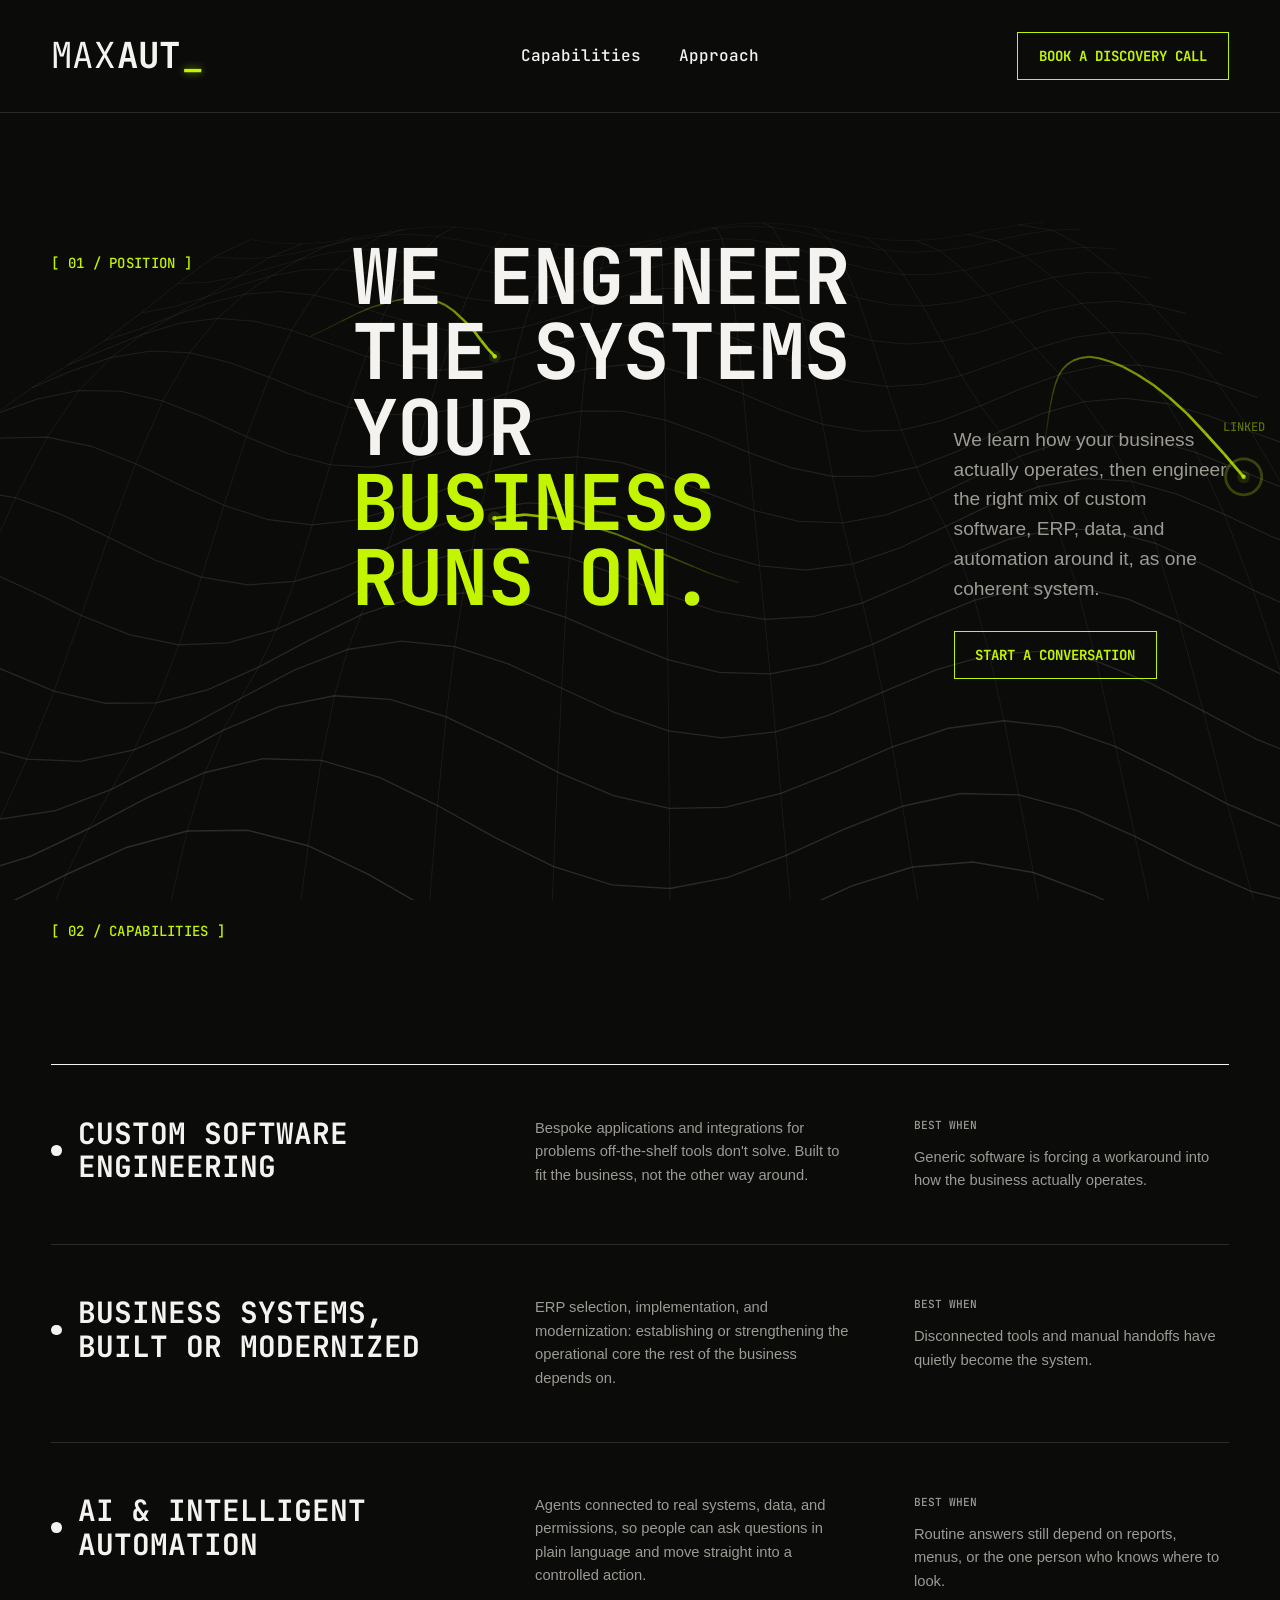
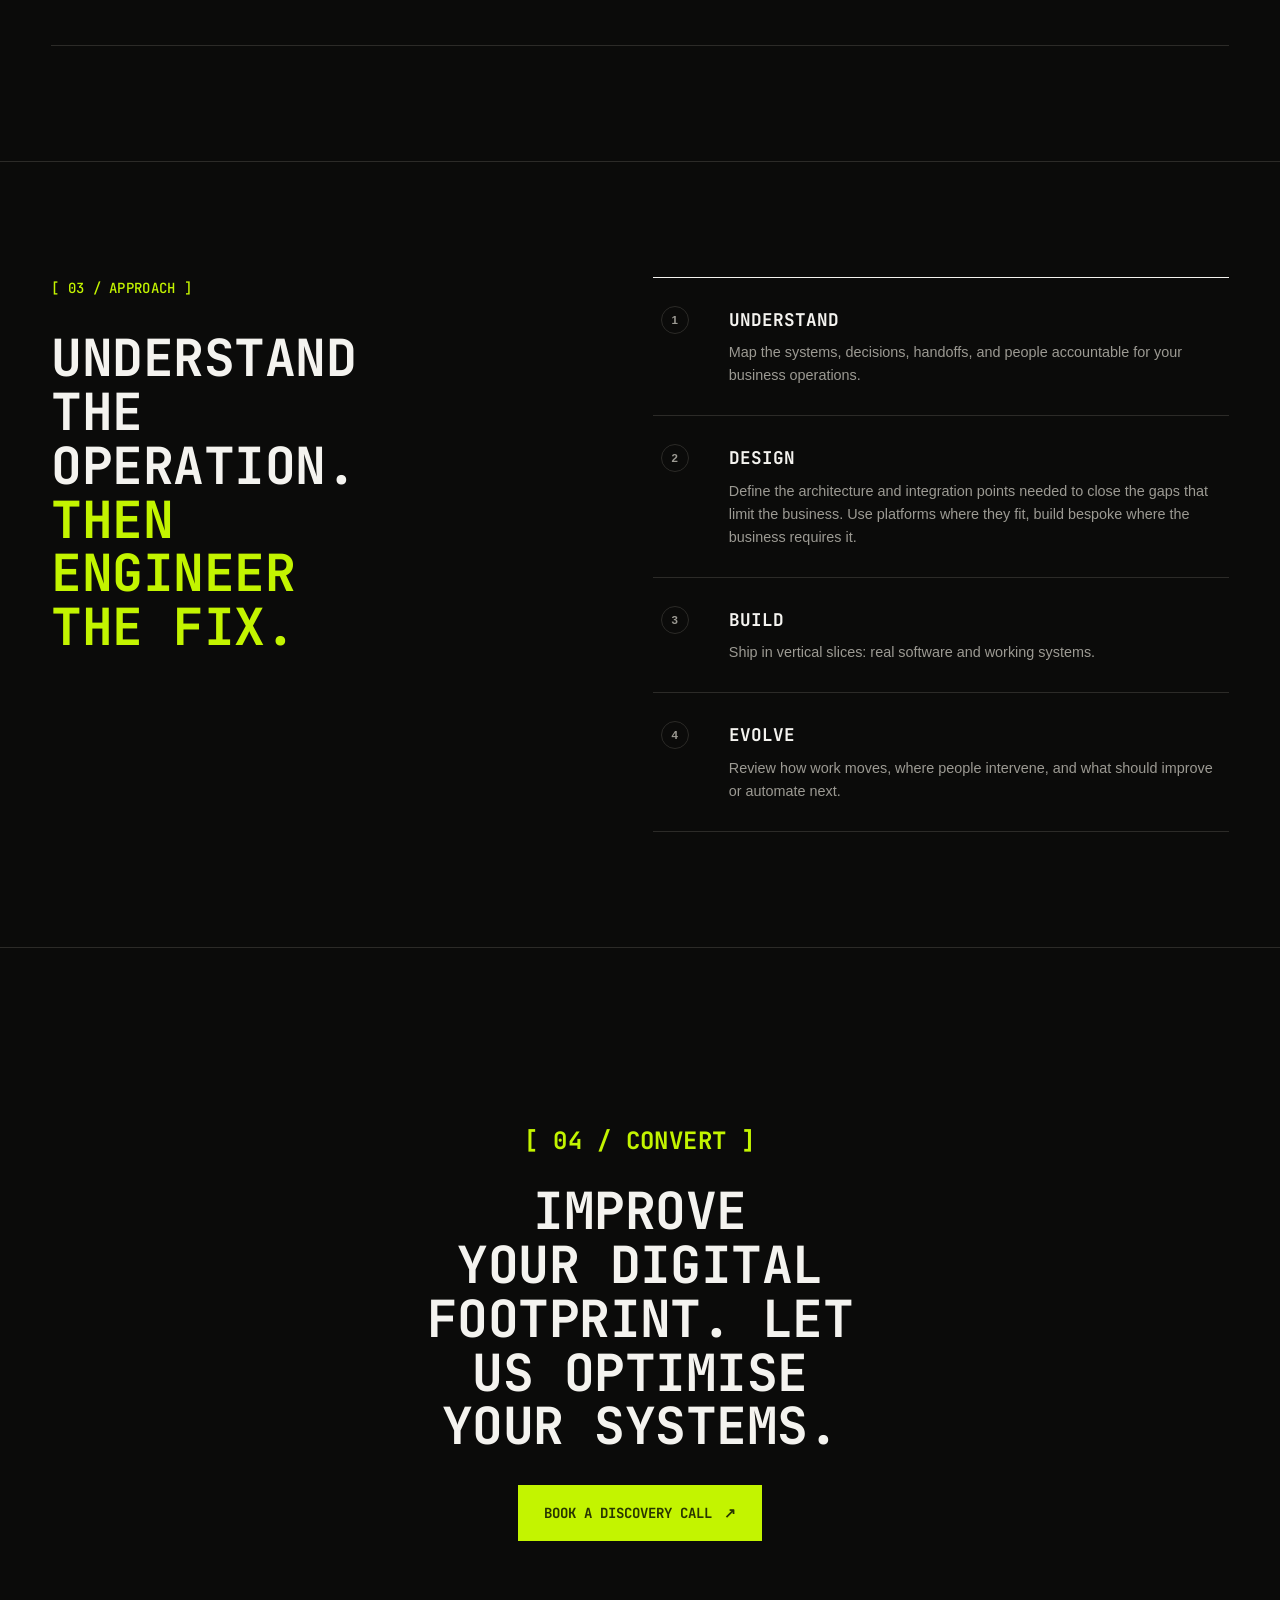
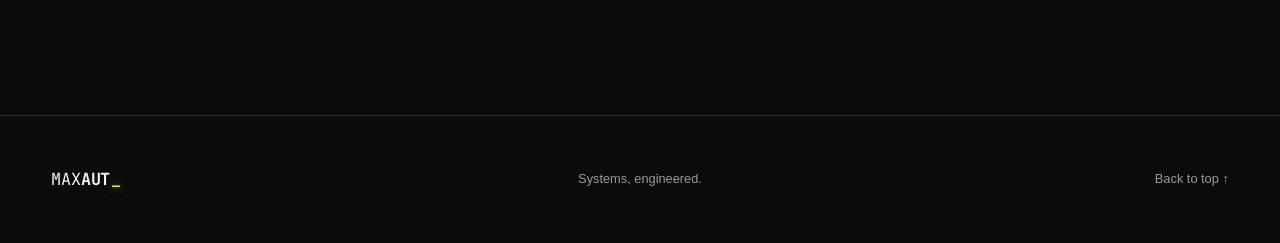
<file: new/index.html>
<!DOCTYPE html>
<html lang="en">
<head>
  <meta charset="utf-8">
  <meta name="viewport" content="width=device-width, initial-scale=1">
  <meta name="description" content="MAXAUT engineers the software, business systems, and intelligent automation a business runs on.">
  <meta name="theme-color" content="#0b0b0a">
  <title>MAXAUT | We engineer the systems your business runs on</title>
  <link rel="icon" href="favicon.svg" type="image/svg+xml">
  <link rel="stylesheet" href="styles.css">
  <script src="interactions.js" defer></script>
</head>
<body>
  <!--
    THESIS: MAXAUT engineers the systems a business runs on (custom software, business systems, and the automation
      connecting them).
    OWN-WORLD: Near-black brutalist ground, one loud lime signal, JetBrains Mono headlines, sharp corners, glow on interaction.
    STORY: One claim in the hero (what and how), a taxonomy of what we build, a clear four-step approach, one invitation
      to talk. No section restates a claim already made elsewhere.
    FORM: Four live beats per /DESIGN.md's Homepage Narrative, tightened to cut repetition: POSITION, CAPABILITIES,
      APPROACH, CONVERT. EVIDENCE stays deferred (hidden) until there's real work to show. DEMONSTRATE, and the original
      standalone EXPLAIN/PRINCIPLES sections, are retired: DEMONSTRATE is commented out at the bottom of main in case
      it's reused later, EXPLAIN/PRINCIPLES were deleted outright since their one useful idea each is now folded into
      the hero and the Approach section instead of repeating it in its own section.
  -->
  <canvas class="substrate-canvas" data-substrate-waves aria-hidden="true"></canvas>

  <a class="skip-link" href="#main">Skip to content</a>

  <header class="site-header">
    <div class="site-header-inner">
      <a class="wordmark" href="#top" aria-label="MAXAUT home">
        <span class="wordmark-lead">MAX</span><strong>AUT</strong><span class="wordmark-cursor" aria-hidden="true">_</span>
      </a>
      <nav class="primary-nav" aria-label="Primary navigation">
        <a href="#capabilities">Capabilities</a>
        <a href="#approach">Approach</a>
      </nav>
      <a class="button button-outline header-action" href="#contact">Book a discovery call</a>
    </div>
  </header>

  <main id="main">
    <section class="hero" id="top" aria-labelledby="hero-title">
      <div class="hero-copy">
        <p class="beat-marker">[ 01 / POSITION ]</p>
        <h1 id="hero-title">We engineer the systems your <span>business runs on.</span></h1>
        <div class="hero-intro">
          <p>We learn how your business actually operates, then engineer the right mix of custom software, ERP, data, and automation around it, as one coherent system.</p>
          <div class="hero-actions">
            <a class="button button-outline" href="#contact">Start a conversation</a>
            <!--<a class="text-link" href="#capabilities">See what we build <span aria-hidden="true">↓</span></a>-->
          </div>
        </div>
      </div>
    </section>

    <section class="capabilities-section" id="capabilities" aria-labelledby="capabilities-title">
      <div class="section-heading capability-heading">
        <p class="beat-marker">[ 02 / CAPABILITIES ]</p>
        <h2 id="capabilities-title" class="sr-only">Capabilities</h2>
      </div>

      <ul class="capability-list">
        <li class="capability">
          <div class="capability-title">
            <span class="capability-mark" aria-hidden="true"></span>
            <h3>Custom software engineering</h3>
          </div>
          <p>Bespoke applications and integrations for problems off-the-shelf tools don't solve. Built to fit the business, not the other way around.</p>
          <div class="capability-outcome">
            <span>Best when</span>
            <strong>Generic software is forcing a workaround into how the business actually operates.</strong>
          </div>
        </li>

        <li class="capability">
          <div class="capability-title">
            <span class="capability-mark" aria-hidden="true"></span>
            <h3>Business systems, built or modernized</h3>
          </div>
          <p>ERP selection, implementation, and modernization: establishing or strengthening the operational core the rest of the business depends on.</p>
          <div class="capability-outcome">
            <span>Best when</span>
            <strong>Disconnected tools and manual handoffs have quietly become the system.</strong>
          </div>
        </li>

        <li class="capability">
          <div class="capability-title">
            <span class="capability-mark" aria-hidden="true"></span>
            <h3>AI & Intelligent automation</h3>
          </div>
          <p>Agents connected to real systems, data, and permissions, so people can ask questions in plain language and move straight into a controlled action.</p>
          <div class="capability-outcome">
            <span>Best when</span>
            <strong>Routine answers still depend on reports, menus, or the one person who knows where to look.</strong>
          </div>
        </li>
      </ul>
    </section>

    <!--
      EVIDENCE (beat 05 in the original 8-beat scheme) ships deferred: PRODUCT.md
      forbids fabricated case studies, testimonials, or client names, and none
      exist yet. The section is built and styled so it's ready to populate with
      real, nameable work. Remove the `hidden` attribute once that exists, rather
      than filling it with placeholder copy in the meantime. Left numbered per
      the original scheme since it isn't part of the current live sequence.
    -->
    <section class="evidence-section" id="evidence" aria-labelledby="evidence-title" hidden>
      <div class="section-heading evidence-heading">
        <p class="beat-marker">[ 05 / EVIDENCE ]</p>
        <h2 id="evidence-title">Selected systems.</h2>
      </div>
      <ul class="evidence-list">
        <!-- populate once real, nameable work exists -->
      </ul>
    </section>

    <section class="approach-section" id="approach" aria-labelledby="approach-title">
      <div class="approach-intro">
        <p class="beat-marker">[ 03 / APPROACH ]</p>
        <h2 id="approach-title">Understand the operation. <span>Then engineer the fix.</span></h2>
      </div>

      <ol class="approach-steps">
        <li>
          <span class="step-number">1</span>
          <div class="approach-step-copy"><h3>Understand</h3><p>Map the systems, decisions, handoffs, and people accountable for your business operations.</p></div>
        </li>
        <li>
          <span class="step-number">2</span>
          <div class="approach-step-copy"><h3>Design</h3><p>Define the architecture and integration points needed to close the gaps that limit the business. Use platforms where they fit, build bespoke where the business requires it.</p></div>
        </li>
        <li>
          <span class="step-number">3</span>
          <div class="approach-step-copy"><h3>Build</h3><p>Ship in vertical slices: real software and working systems.</p></div>
        </li>
        <li>
          <span class="step-number">4</span>
          <div class="approach-step-copy"><h3>Evolve</h3><p>Review how work moves, where people intervene, and what should improve or automate next.</p></div>
        </li>
      </ol>
    </section>

    <section class="contact-section" id="contact" aria-labelledby="contact-title">
      <p class="beat-marker beat-marker--convert">[ 04 / CONVERT ]</p>
      <h2 id="contact-title">Improve your digital footprint. Let us optimise your systems.</h2>
      <!-- Replace this placeholder with MAXAUT's confirmed scheduling URL before launch. -->
      <a class="button button-signal" href="mailto:admin@maxaut.example?subject=MAXAUT%20discovery%20call">Book a discovery call<span aria-hidden="true">↗</span></a>
    </section>

    <!--
      DEMONSTRATE (beat 02 in the original 8-beat scheme) retired from the live
      page per direction change: the homepage no longer leads with the
      interactive ERP demo, and the tightened 4-beat structure has no "prove it"
      section for now. Kept here, intact and commented out, in case it's reused
      later (e.g. on a dedicated ERP/service page, or revived here once there's
      real evidence to pair with it) rather than deleted outright.
      interactions.js's operations-demo IIFE already no-ops safely when
      [data-operations-demo] isn't found in the DOM.

    <div class="operations-demo" id="demonstrate" data-operations-demo data-active-step="0" role="group" aria-label="Interactive order-to-cash operation">
      <p class="beat-marker" aria-hidden="true">[ 02 / DEMONSTRATE ]</p>
      <div class="demo-toolbar">
        <div class="demo-identity">
          <span class="live-dot" aria-hidden="true"></span>
          <strong>Interactive operation</strong>
          <span>Sales order SO-10482</span>
        </div>
        <span class="demo-hint"><i aria-hidden="true"></i> Hover, focus, or tap a stage</span>
      </div>

      <div class="demo-field">
        <div class="data-ribbon" aria-hidden="true">
          <span>08:42:12 · ERP event received</span>
          <span>Account · Standard terms</span>
          <span>Inventory · Available</span>
          <span>Control · Approval required</span>
        </div>

        <div class="demo-path">
          <div class="demo-progress-track" aria-hidden="true"><span></span></div>
          <ol class="demo-steps">
            <li class="demo-step is-current" data-demo-step="0">
              <button class="demo-step-button" type="button" data-demo-target="0" aria-pressed="true">
                <span class="demo-node" aria-hidden="true"></span>
                <span class="demo-step-copy">
                  <span>ERP record</span>
                  <strong>Order received</strong>
                  <small>SO-10482</small>
                </span>
              </button>
            </li>
            <li class="demo-step" data-demo-step="1">
              <button class="demo-step-button" type="button" data-demo-target="1" aria-pressed="false">
                <span class="demo-node" aria-hidden="true"></span>
                <span class="demo-step-copy">
                  <span>Ask the system</span>
                  <strong>Can this ship today?</strong>
                  <small>Plain-language question</small>
                </span>
              </button>
            </li>
            <li class="demo-step" data-demo-step="2">
              <button class="demo-step-button" type="button" data-demo-target="2" aria-pressed="false">
                <span class="demo-node" aria-hidden="true"></span>
                <span class="demo-step-copy">
                  <span>Grounded answer</span>
                  <strong>Stock ready. Approval needed.</strong>
                  <small>ERP context connected</small>
                </span>
              </button>
            </li>
            <li class="demo-step" data-demo-step="3">
              <button class="demo-step-button" type="button" data-demo-target="3" aria-pressed="false">
                <span class="demo-node" aria-hidden="true"></span>
                <span class="demo-step-copy">
                  <span>Controlled action</span>
                  <strong>Approval routed</strong>
                  <small>Audit trail preserved</small>
                </span>
              </button>
            </li>
          </ol>
        </div>

        <div class="demo-readout" aria-live="off">
          <div>
            <span class="demo-readout-status" data-demo-status>ERP / New record</span>
            <p data-demo-message>The ERP holds the order, account, inventory, and control data needed to answer the next question.</p>
          </div>
          <span class="demo-sequence" data-demo-sequence>01 / 04</span>
        </div>
      </div>
    </div>
    -->
  </main>

  <footer class="site-footer">
    <a class="wordmark" href="#top" aria-label="MAXAUT, back to top">
      <span class="wordmark-lead">MAX</span><strong>AUT</strong><span class="wordmark-cursor" aria-hidden="true">_</span>
    </a>
    <p>Systems, engineered.</p>
    <a href="#top">Back to top <span aria-hidden="true">↑</span></a>
  </footer>
</body>
</html>
</file>
<file: styles.css>
@font-face {
  font-family: "JetBrains Mono";
  src: url("fonts/JetBrainsMono-Regular.woff2") format("woff2");
  font-weight: 400;
  font-style: normal;
  font-display: swap;
}

@font-face {
  font-family: "JetBrains Mono";
  src: url("fonts/JetBrainsMono-Medium.woff2") format("woff2");
  font-weight: 500;
  font-style: normal;
  font-display: swap;
}

@font-face {
  font-family: "JetBrains Mono";
  src: url("fonts/JetBrainsMono-Bold.woff2") format("woff2");
  font-weight: 700;
  font-style: normal;
  font-display: swap;
}

:root {
  color-scheme: dark;
  --paper: #0b0b0a;
  --surface: #161513;
  --white: #ffffff;
  --ink: #f4f3ef;
  --quiet-ink: #9c9a93;
  --rule: #2c2b28;

  --signal-lime: #c3f400;
  --signal-lime-dark: #abd600;
  --signal-lime-ink: #283500;
  --signal-lime-soft: rgba(195, 244, 0, 0.35);

  --substrate-line: var(--quiet-ink);

  --console-bg: #131313;
  --console-ink: #e5e2e1;
  --console-quiet: #8e9379;

  --font-sans: -apple-system, BlinkMacSystemFont, "Segoe UI", "Helvetica Neue", Arial, sans-serif;
  --font-mono: "JetBrains Mono", ui-monospace, SFMono-Regular, Menlo, monospace;

  --radius-panel: 0;
  --radius-card: 0;
  --radius-control: 0;
  --radius-technical: 0;

  --page-gutter: clamp(1.25rem, 4vw, 4rem);
  --section-space: clamp(4rem, 9vw, 8rem);
  --container: 90rem;
  --header-height: 7rem;
  --ease-out: cubic-bezier(.16, 1, .3, 1);
}

#main,
main > section {
  scroll-margin-top: var(--header-height);
}

*,
*::before,
*::after {
  box-sizing: border-box;
}

[hidden] {
  display: none !important;
}

.sr-only {
  position: absolute;
  width: 1px;
  height: 1px;
  padding: 0;
  margin: -1px;
  overflow: hidden;
  clip: rect(0, 0, 0, 0);
  white-space: nowrap;
  border: 0;
}

html {
  scroll-behavior: smooth;
  background: var(--paper);
}

body {
  margin: 0;
  background: var(--paper);
  color: var(--ink);
  font-family: var(--font-sans);
  font-size: 1rem;
  line-height: 1.6;
  text-rendering: optimizeLegibility;
  -webkit-font-smoothing: antialiased;
}

a {
  color: inherit;
}

button,
a {
  -webkit-tap-highlight-color: transparent;
}

h1,
h2,
h3,
p {
  margin-top: 0;
}

h1,
h2,
h3 {
  text-wrap: balance;
  font-family: var(--font-mono);
  text-transform: uppercase;
}

p {
  text-wrap: pretty;
}

.skip-link {
  position: fixed;
  top: 0.75rem;
  left: 0.75rem;
  z-index: 100;
  padding: 0.75rem 1rem;
  border-radius: var(--radius-control);
  background: var(--ink);
  color: var(--paper);
  font-weight: 700;
  text-decoration: none;
  transform: translateY(-180%);
  transition: transform 180ms var(--ease-out);
}

.skip-link:focus {
  transform: translateY(0);
}

:focus-visible {
  outline: 3px solid var(--ink);
  outline-offset: 4px;
}

.site-footer,
main > section {
  width: min(100%, var(--container));
  margin-inline: auto;
  padding-inline: var(--page-gutter);
}

.site-header {
  position: sticky;
  top: 0;
  z-index: 2;
  width: 100%;
  background: var(--paper);
  border-bottom: 1px solid var(--rule);
}

.site-header-inner {
  width: min(100%, var(--container));
  margin-inline: auto;
  padding-inline: var(--page-gutter);
  min-height: 7rem;
  display: grid;
  grid-template-columns: 1fr auto 1fr;
  align-items: center;
  gap: 2rem;
}

.wordmark {
  width: max-content;
  display: inline-flex;
  align-items: baseline;
  gap: 0.05em;
  font-family: var(--font-mono);
  font-size: 1.05rem;
  font-weight: 500;
  letter-spacing: -0.02em;
  line-height: 1;
  text-decoration: none;
}

.wordmark-lead {
  font-weight: 400;
}

.wordmark strong {
  font-weight: 700;
}

.wordmark-cursor {
  color: var(--signal-lime);
  text-shadow: 0 0 8px rgba(195, 244, 0, 0.6);
  animation: wordmark-cursor-blink 1s step-end infinite;
}

@keyframes wordmark-cursor-blink {
  50% { opacity: 0; }
}

.site-header .wordmark {
  font-size: clamp(1.7rem, 2.8vw, 2.5rem);
}

.primary-nav {
  display: flex;
  gap: clamp(1.5rem, 3vw, 2.75rem);
  font-family: var(--font-mono);
  font-size: 1rem;
  font-weight: 500;
}

.primary-nav a {
  color: var(--ink);
  text-decoration: none;
  transition: color 160ms ease;
}

.primary-nav a:hover {
  color: var(--signal-lime);
}

.site-footer > a:last-child {
  color: var(--quiet-ink);
  text-decoration: none;
  transition: color 160ms ease;
}

.site-footer > a:last-child:hover {
  color: var(--ink);
}

.header-action {
  justify-self: end;
}

.button {
  display: inline-flex;
  width: max-content;
  min-height: 3rem;
  align-items: center;
  justify-content: center;
  gap: 0.7rem;
  padding: 0.75rem 1.3rem;
  border-radius: var(--radius-control);
  font-family: var(--font-mono);
  text-transform: uppercase;
  font-size: 0.875rem;
  font-weight: 650;
  line-height: 1;
  text-decoration: none;
  transition: background-color 180ms ease, color 180ms ease, box-shadow 250ms ease, transform 300ms var(--ease-out);
}

.button-outline {
  background: transparent;
  border: 1px solid var(--signal-lime);
  color: var(--signal-lime);
}

.button-outline:hover {
  background: rgba(195, 244, 0, 0.08);
  box-shadow: 0 0 20px 2px var(--signal-lime-soft);
}

.button-signal {
  min-height: 3.5rem;
  padding-inline: 1.65rem;
  background: var(--signal-lime);
  color: var(--signal-lime-ink);
}

.button-signal:hover {
  background: var(--signal-lime-dark);
  box-shadow: 0 0 24px 3px var(--signal-lime-soft);
}

.substrate-canvas {
  position: fixed;
  z-index: 0;
  inset: 0;
  width: 100vw;
  height: 100vh;
  pointer-events: none;
}

/* Positive z-index on the real content, rather than negative z-index on the
   canvas: fixed-position elements with a negative z-index are a known weak
   spot in some WebKit versions (inconsistent or missing paint), so content
   is explicitly raised above the canvas instead of the canvas being pushed
   below it. */
main,
.site-footer {
  position: relative;
  z-index: 1;
}

.hero {
  min-height: auto;
  padding-top: clamp(6rem, 14vh, 10rem);
  padding-bottom: clamp(6rem, 14vh, 10rem);
  display: flex;
  flex-direction: column;
  justify-content: center;
  overflow: visible;
}

.hero-copy {
  display: grid;
  grid-template-columns: repeat(12, 1fr);
  column-gap: clamp(1rem, 2vw, 2rem);
}

.beat-marker {
  margin-bottom: 2rem;
  color: var(--signal-lime);
  font-family: var(--font-mono);
  font-size: 0.875rem;
  font-weight: 500;
  letter-spacing: 0.02em;
}

.hero-copy > .beat-marker {
  grid-column: 1 / 4;
  margin-bottom: 0;
  padding-top: 0.8rem;
}

.operations-demo > .beat-marker {
  margin-bottom: 0;
  padding: 0.85rem 1.25rem 0;
}

.hero h1 {
  grid-column: 4 / 10;
  max-width: 11ch;
  margin-bottom: clamp(2rem, 5vw, 4rem);
  font-size: clamp(2.6rem, 6.8vw, 4.8rem);
  font-weight: 700;
  letter-spacing: -0.01em;
  line-height: 0.98;
}

.hero h1 span {
  color: var(--signal-lime);
}

.hero-intro {
  grid-column: 10 / -1;
  align-self: end;
}

.hero-intro > p {
  max-width: 39rem;
  margin-bottom: 1.75rem;
  color: var(--quiet-ink);
  font-size: clamp(1.05rem, 1.5vw, 1.25rem);
  line-height: 1.55;
}

.hero-actions {
  display: flex;
  align-items: center;
  gap: 1.5rem;
  flex-wrap: wrap;
}

.text-link {
  font-family: var(--font-mono);
  color: var(--quiet-ink);
  font-size: 0.875rem;
  font-weight: 500;
  text-underline-offset: 0.25rem;
  text-decoration-thickness: 1px;
  transition: color 160ms ease;
}

.text-link:hover {
  color: var(--signal-lime);
}

.operations-demo {
  --demo-progress: 0;
  overflow: hidden;
  border: 1px solid var(--rule);
  border-radius: var(--radius-panel);
  background: var(--surface);
}

.operations-demo[data-active-step="1"] { --demo-progress: 0.333; }
.operations-demo[data-active-step="2"] { --demo-progress: 0.666; }
.operations-demo[data-active-step="3"] { --demo-progress: 1; }

.demo-toolbar {
  min-height: 3.75rem;
  display: flex;
  align-items: center;
  justify-content: space-between;
  gap: 1rem;
  padding: 0.55rem 0.65rem 0.55rem 1.25rem;
  border-bottom: 1px solid var(--rule);
}

.demo-identity {
  display: flex;
  align-items: center;
  gap: 0.75rem;
}

.demo-identity {
  min-width: 0;
  font-size: 0.72rem;
}

.demo-identity strong {
  font-weight: 680;
}

.demo-identity > span:last-child {
  overflow: hidden;
  color: var(--quiet-ink);
  text-overflow: ellipsis;
  white-space: nowrap;
}

.demo-hint {
  display: inline-flex;
  align-items: center;
  gap: 0.55rem;
  color: var(--quiet-ink);
  font-size: 0.7rem;
  font-weight: 620;
}

.demo-hint i {
  width: 0.45rem;
  height: 0.45rem;
  border-radius: 50%;
  background: var(--signal-lime);
  box-shadow: 0 0 6px 1px rgba(195, 244, 0, 0.6);
}

.demo-field {
  padding: clamp(1.25rem, 2.5vw, 2.5rem);
}

.data-ribbon {
  display: grid;
  grid-template-columns: repeat(4, 1fr);
  gap: 1rem;
  padding-bottom: clamp(1.5rem, 3vw, 2.5rem);
  border-bottom: 1px solid var(--rule);
  color: var(--quiet-ink);
  font-size: 0.67rem;
  font-variant-numeric: tabular-nums;
}

.data-ribbon span {
  overflow: hidden;
  text-overflow: ellipsis;
  white-space: nowrap;
  transform: translateY(0.35rem);
  transition: color 300ms ease, transform 500ms var(--ease-out);
}

.operations-demo[data-active-step="0"] .data-ribbon span:nth-child(1),
.operations-demo[data-active-step="1"] .data-ribbon span:nth-child(-n+3),
.operations-demo[data-active-step="2"] .data-ribbon span,
.operations-demo[data-active-step="3"] .data-ribbon span {
  color: var(--ink);
  transform: translateY(0);
}

.demo-path {
  position: relative;
  margin-block: clamp(2.75rem, 5vw, 4.5rem);
}

.demo-progress-track {
  position: absolute;
  top: 0.48rem;
  right: 12.5%;
  left: 12.5%;
  height: 1px;
  background: var(--rule);
}

.demo-progress-track span {
  position: absolute;
  inset: -1px 0 auto;
  height: 3px;
  background: var(--signal-lime);
  transform: scaleX(var(--demo-progress));
  transform-origin: left center;
  transition: transform 700ms var(--ease-out);
}

.demo-steps {
  position: relative;
  display: grid;
  grid-template-columns: repeat(4, minmax(0, 1fr));
  margin: 0;
  padding: 0;
  list-style: none;
}

.demo-step {
  min-width: 0;
  text-align: center;
  transition: transform 500ms var(--ease-out);
}

.demo-step-button {
  width: 100%;
  display: block;
  padding: 0;
  border: 0;
  border-radius: var(--radius-card);
  background: transparent;
  color: inherit;
  font: inherit;
  text-align: inherit;
  cursor: pointer;
}

.demo-step.is-current {
  transform: translateY(-0.3rem);
}

.demo-node {
  position: relative;
  z-index: 2;
  width: 1rem;
  height: 1rem;
  display: block;
  margin-inline: auto;
  border: 0.25rem solid var(--surface);
  border-radius: 50%;
  background: var(--ink);
  outline: 1px solid var(--ink);
  transition: background-color 220ms ease, box-shadow 350ms ease, transform 450ms var(--ease-out);
}

.demo-step.is-current .demo-node {
  background: var(--signal-lime);
  box-shadow: 0 0 0 0.4rem var(--signal-lime-soft);
  outline-color: var(--signal-lime);
  transform: scale(1.08);
}

.demo-step-copy {
  display: grid;
  gap: 0.45rem;
  margin-top: 1.75rem;
  padding-inline: 0.75rem;
}

.demo-step-copy > span,
.demo-step-copy small {
  color: var(--quiet-ink);
  font-size: 0.68rem;
}

.demo-step-copy > span {
  font-weight: 680;
}

.demo-step-copy strong {
  overflow-wrap: anywhere;
  color: var(--quiet-ink);
  font-size: clamp(0.95rem, 1.4vw, 1.2rem);
  letter-spacing: -0.02em;
  line-height: 1.2;
  transition: color 220ms ease;
}

.demo-step.is-current .demo-step-copy strong {
  color: var(--ink);
}

.demo-step.is-current .demo-step-copy > span {
  color: var(--signal-lime);
}

.demo-readout {
  display: grid;
  grid-template-columns: minmax(0, 1fr) auto;
  gap: 2rem;
  align-items: end;
  min-height: 6.5rem;
  padding-top: 1.5rem;
  border-top: 1px solid var(--rule);
}

.demo-readout-status {
  color: var(--signal-lime);
  font-size: 0.7rem;
  font-weight: 700;
}

.demo-readout p {
  max-width: 55rem;
  margin: 0.45rem 0 0;
  color: var(--quiet-ink);
  font-size: 0.9rem;
}

.demo-sequence {
  color: var(--quiet-ink);
  font-size: 0.72rem;
  font-variant-numeric: tabular-nums;
  font-weight: 680;
}

.live-dot {
  width: 0.45rem;
  height: 0.45rem;
  flex: 0 0 auto;
  border-radius: 50%;
  background: var(--signal-lime);
  box-shadow: 0 0 6px 1px rgba(195, 244, 0, 0.6);
}

.capabilities-section,
.evidence-section,
.approach-section,
.contact-section {
  padding-top: var(--section-space);
  padding-bottom: var(--section-space);
}

.approach-intro h2 span {
  color: var(--signal-lime);
}

.section-heading {
  margin-bottom: clamp(3.5rem, 7vw, 6rem);
}

.capability-heading,
.evidence-heading {
  display: grid;
  grid-template-columns: repeat(12, 1fr);
  gap: clamp(1rem, 2vw, 2rem);
}

.capability-heading > .beat-marker,
.evidence-heading > .beat-marker {
  grid-column: 1 / 4;
}

.capability-heading h2,
.evidence-heading h2,
.approach-intro h2,
.contact-section h2 {
  margin-bottom: 0;
  font-size: clamp(2rem, 4vw, 3.6rem);
  font-weight: 700;
  letter-spacing: -0.01em;
  line-height: 1.05;
}

.capability-heading h2,
.evidence-heading h2 {
  grid-column: 4 / 11;
}

.capability-list,
.evidence-list {
  margin: 0;
  padding: 0;
  list-style: none;
  border-top: 1px solid var(--ink);
}

.capability {
  display: grid;
  grid-template-columns: 4fr 3fr 3fr;
  gap: clamp(2rem, 5vw, 5rem);
  align-items: start;
  padding-block: clamp(2rem, 4vw, 3.5rem);
  border-bottom: 1px solid var(--rule);
}

.capability-title {
  display: flex;
  gap: 1rem;
  align-items: center;
}

.capability-title h3 {
  max-width: 21ch;
  margin-bottom: 0;
  font-size: clamp(1.35rem, 2.3vw, 2rem);
  font-weight: 700;
  letter-spacing: 0;
  line-height: 1.15;
}

.capability-mark {
  width: 0.65rem;
  height: 0.65rem;
  flex: 0 0 auto;
  border-radius: 50%;
  background: var(--ink);
  transition: background-color 200ms ease, box-shadow 200ms ease;
}

.capability > p,
.capability-outcome strong {
  margin-bottom: 0;
  color: var(--quiet-ink);
  font-size: 0.92rem;
  font-weight: 400;
}

.capability-outcome {
  display: grid;
  gap: 0.7rem;
}

.capability-outcome span {
  font-family: var(--font-mono);
  font-size: 0.7rem;
  font-weight: 500;
  text-transform: uppercase;
  color: var(--quiet-ink);
}

.evidence-item {
  display: grid;
  grid-template-columns: 8rem 1fr;
  gap: clamp(1.5rem, 4vw, 3rem);
  align-items: start;
  padding-block: clamp(1.5rem, 3vw, 2.5rem);
  border-bottom: 1px solid var(--rule);
}

.evidence-tag {
  font-family: var(--font-mono);
  font-size: 0.7rem;
  font-weight: 500;
  letter-spacing: 0.04em;
  color: var(--quiet-ink);
}

.evidence-item h3 {
  margin-bottom: 0.5rem;
  font-size: clamp(1.2rem, 2vw, 1.6rem);
  font-weight: 700;
  letter-spacing: 0;
}

.evidence-item p {
  max-width: 42rem;
  margin-bottom: 0;
  color: var(--quiet-ink);
  font-size: 0.92rem;
}

.approach-section {
  display: grid;
  grid-template-columns: repeat(12, 1fr);
  gap: clamp(3rem, 7vw, 7rem) clamp(1rem, 2vw, 2rem);
  border-top: 1px solid var(--rule);
}

.approach-intro {
  grid-column: 1 / 6;
}

.approach-intro h2 {
  max-width: 9ch;
  margin-bottom: 2rem;
}

.approach-steps {
  grid-column: 7 / -1;
  margin: 0;
  padding: 0;
  border-top: 1px solid var(--ink);
  list-style: none;
}

.approach-steps li {
  display: grid;
  grid-template-columns: 3rem 1fr;
  gap: 1.25rem;
  padding-block: 1.75rem;
  padding-inline: 0.5rem;
  border-bottom: 1px solid var(--rule);
  transition: background-color 250ms ease;
}

.approach-step-copy {
  transition: transform 350ms var(--ease-out);
}

.step-number {
  width: 1.75rem;
  height: 1.75rem;
  display: grid;
  place-items: center;
  border: 1px solid var(--rule);
  border-radius: 50%;
  color: var(--quiet-ink);
  font-size: 0.72rem;
  font-weight: 700;
  transition: background-color 220ms ease, color 220ms ease, border-color 220ms ease, box-shadow 220ms ease, transform 350ms var(--ease-out);
}

.approach-steps h3 {
  margin-bottom: 0.45rem;
  font-size: 1.1rem;
  font-weight: 700;
}

.approach-steps p {
  max-width: 38rem;
  margin-bottom: 0;
  color: var(--quiet-ink);
  font-size: 0.9rem;
}

.contact-section {
  position: relative;
  min-height: 48rem;
  display: flex;
  flex-direction: column;
  align-items: center;
  justify-content: center;
  text-align: center;
  overflow: hidden;
  border-top: 1px solid var(--rule);
}

.contact-section h2 {
  max-width: 16ch;
  margin-bottom: 2rem;
}

.beat-marker--convert {
  font-size: 1.5rem;
  font-weight: 700;
  margin-bottom: 1.5rem;
}

.site-footer {
  min-height: 8rem;
  display: grid;
  grid-template-columns: 1fr auto 1fr;
  align-items: center;
  gap: 2rem;
  border-top: 1px solid var(--rule);
  font-size: 0.8rem;
}

.site-footer p {
  margin-bottom: 0;
  color: var(--quiet-ink);
}

.site-footer > a:last-child {
  justify-self: end;
}

@media (hover: hover) {
  .button:hover {
    transform: translateY(-2px);
  }

  .capability {
    transition: background-color 250ms ease;
  }

  .capability-title {
    transition: transform 350ms var(--ease-out);
  }

  .capability:hover {
    background: var(--surface);
  }

  .capability:hover .capability-title {
    transform: translateX(0.5rem);
  }

  .capability:hover .capability-mark {
    background: var(--signal-lime);
    box-shadow: 0 0 8px 1px rgba(195, 244, 0, 0.6);
  }

  .approach-steps li:hover {
    background: var(--surface);
  }

  .approach-steps li:hover .approach-step-copy {
    transform: translateX(0.5rem);
  }

  .approach-steps li:hover .step-number {
    background: var(--signal-lime);
    border-color: var(--signal-lime);
    color: var(--signal-lime-ink);
    box-shadow: 0 0 10px 1px rgba(195, 244, 0, 0.5);
    transform: scale(1.1);
  }
}

@media (max-width: 960px) {
  .site-header-inner {
    grid-template-columns: 1fr auto;
  }

  .primary-nav {
    display: none;
  }

  .hero-copy,
  .capability-heading,
  .evidence-heading,
  .approach-section {
    grid-template-columns: repeat(8, 1fr);
  }

  .hero-copy > .beat-marker {
    grid-column: 1 / 3;
  }

  .hero h1 {
    grid-column: 3 / -1;
  }

  .hero-intro {
    grid-column: 4 / -1;
  }

  .capability-heading > .beat-marker,
  .evidence-heading > .beat-marker {
    grid-column: 1 / 3;
  }

  .capability-heading h2,
  .evidence-heading h2 {
    grid-column: 3 / -1;
  }

  .capability {
    grid-template-columns: 1fr 1fr;
  }

  .capability-outcome {
    grid-column: 2;
  }

  .approach-intro {
    grid-column: 1 / 4;
  }

  .approach-steps {
    grid-column: 5 / -1;
  }
}

@media (max-width: 680px) {
  :root {
    --page-gutter: 1.25rem;
    --section-space: 4.5rem;
    --header-height: 5.5rem;
  }

  .site-header-inner {
    min-height: 5.5rem;
  }

  .header-action {
    min-height: 2.65rem;
    padding-inline: 1rem;
    font-size: 0.78rem;
  }

  .hero {
    min-height: auto;
    padding-top: 3rem;
    padding-bottom: 2rem;
    gap: 3.5rem;
  }

  .hero-copy,
  .capability-heading,
  .evidence-heading,
  .approach-section {
    display: block;
  }

  .hero-copy > .beat-marker {
    margin-bottom: 2rem;
  }

  .hero h1 {
    max-width: 9ch;
    margin-bottom: 2.5rem;
  }

  .hero-intro {
    max-width: 34rem;
  }

  .hero-actions {
    align-items: flex-start;
    flex-direction: column;
  }

  .demo-toolbar {
    align-items: flex-start;
    flex-wrap: wrap;
    padding: 0.9rem 1rem;
  }

  .demo-identity {
    flex: 1 1 11rem;
    flex-wrap: wrap;
    row-gap: 0.3rem;
  }

  .demo-hint {
    margin-left: auto;
  }

  .demo-field {
    padding: 1.25rem;
  }

  .data-ribbon {
    grid-template-columns: repeat(2, minmax(0, 1fr));
    row-gap: 0.65rem;
  }

  .demo-path {
    margin-block: 2.75rem;
  }

  .demo-progress-track {
    top: 0.5rem;
    right: auto;
    bottom: 0.5rem;
    left: 0.47rem;
    width: 1px;
    height: auto;
  }

  .demo-progress-track span {
    inset: 0 auto 0 -1px;
    width: 3px;
    height: auto;
    transform: scaleY(var(--demo-progress));
    transform-origin: center top;
  }

  .demo-steps {
    display: block;
  }

  .demo-step {
    position: relative;
    min-height: 7rem;
    padding-left: 2.5rem;
    text-align: left;
  }

  .demo-step:last-child {
    min-height: 0;
  }

  .demo-step.is-current {
    transform: translateX(0.3rem);
  }

  .demo-node {
    position: absolute;
    top: 0;
    left: 0;
  }

  .demo-step-copy {
    margin-top: 0;
    padding-inline: 0;
  }

  .demo-readout {
    min-height: 7.5rem;
    gap: 1rem;
  }

  .section-heading {
    margin-bottom: 3.5rem;
  }

  .capability-heading > .beat-marker,
  .evidence-heading > .beat-marker {
    margin-bottom: 2rem;
  }

  .capability {
    display: block;
    padding-block: 2.5rem;
  }

  .capability-title,
  .capability > p {
    margin-bottom: 1.75rem;
  }

  .capability-outcome {
    padding-left: 1.65rem;
  }

  .evidence-item {
    grid-template-columns: 1fr;
    gap: 0.5rem;
  }

  .approach-intro {
    margin-bottom: 4rem;
  }

  .approach-intro h2 {
    max-width: 11ch;
  }

  .contact-section {
    min-height: 44rem;
  }

  .site-footer {
    min-height: 10rem;
    grid-template-columns: 1fr auto;
    align-content: center;
  }

  .site-footer p {
    grid-column: 1 / -1;
    grid-row: 2;
  }
}

@media (prefers-reduced-motion: reduce) {
  html {
    scroll-behavior: auto;
  }

  *,
  *::before,
  *::after {
    scroll-behavior: auto !important;
    animation-duration: 0.01ms !important;
    animation-iteration-count: 1 !important;
    transition-duration: 0.01ms !important;
  }
}
</file>
<file: _new/styles.css>
@font-face {
  font-family: "JetBrains Mono";
  src: url("fonts/JetBrainsMono-Regular.woff2") format("woff2");
  font-weight: 400;
  font-style: normal;
  font-display: swap;
}

@font-face {
  font-family: "JetBrains Mono";
  src: url("fonts/JetBrainsMono-Medium.woff2") format("woff2");
  font-weight: 500;
  font-style: normal;
  font-display: swap;
}

@font-face {
  font-family: "JetBrains Mono";
  src: url("fonts/JetBrainsMono-Bold.woff2") format("woff2");
  font-weight: 700;
  font-style: normal;
  font-display: swap;
}

:root {
  color-scheme: light;
  --paper: #e7e4db;
  --surface: #f0ede4;
  --white: #ffffff;
  --ink: #181817;
  --ink-hover: #353532;
  --quiet-ink: #686862;
  --rule: #cfccc2;

  --signal-lime: #c3f400;
  --signal-lime-dark: #abd600;
  --signal-lime-ink: #283500;
  --signal-lime-text: #556d00;
  --signal-lime-soft: #eef8c8;

  --console-bg: #131313;
  --console-ink: #e5e2e1;
  --console-quiet: #8e9379;

  --font-sans: -apple-system, BlinkMacSystemFont, "Segoe UI", "Helvetica Neue", Arial, sans-serif;
  --font-mono: "JetBrains Mono", ui-monospace, SFMono-Regular, Menlo, monospace;

  --radius-panel: 1rem;
  --radius-card: 0.5rem;
  --radius-control: 0.25rem;
  --radius-technical: 0;

  --page-gutter: clamp(1.25rem, 4vw, 4rem);
  --section-space: clamp(4rem, 9vw, 8rem);
  --container: 90rem;
  --header-height: 7rem;
  --ease-out: cubic-bezier(.16, 1, .3, 1);
}

#main,
main > section {
  scroll-margin-top: var(--header-height);
}

*,
*::before,
*::after {
  box-sizing: border-box;
}

[hidden] {
  display: none !important;
}

html {
  scroll-behavior: smooth;
  background: var(--paper);
}

body {
  margin: 0;
  background: var(--paper);
  color: var(--ink);
  font-family: var(--font-sans);
  font-size: 1rem;
  line-height: 1.6;
  text-rendering: optimizeLegibility;
  -webkit-font-smoothing: antialiased;
}

a {
  color: inherit;
}

button,
a {
  -webkit-tap-highlight-color: transparent;
}

h1,
h2,
h3,
p {
  margin-top: 0;
}

h1,
h2,
h3 {
  text-wrap: balance;
}

p {
  text-wrap: pretty;
}

.skip-link {
  position: fixed;
  top: 0.75rem;
  left: 0.75rem;
  z-index: 100;
  padding: 0.75rem 1rem;
  border-radius: var(--radius-control);
  background: var(--ink);
  color: var(--surface);
  font-weight: 700;
  text-decoration: none;
  transform: translateY(-180%);
  transition: transform 180ms var(--ease-out);
}

.skip-link:focus {
  transform: translateY(0);
}

:focus-visible {
  /* Ink, not signal-lime: lime is too close in luminance to the paper
     background to reliably clear a 3:1 non-text contrast ratio. */
  outline: 3px solid var(--ink);
  outline-offset: 4px;
}

.site-footer,
main > section {
  width: min(100%, var(--container));
  margin-inline: auto;
  padding-inline: var(--page-gutter);
}

.site-header {
  position: sticky;
  top: 0;
  z-index: 2;
  width: 100%;
  background: var(--paper);
  border-bottom: 1px solid var(--rule);
}

.site-header-inner {
  width: min(100%, var(--container));
  margin-inline: auto;
  padding-inline: var(--page-gutter);
  min-height: 7rem;
  display: grid;
  grid-template-columns: 1fr auto 1fr;
  align-items: center;
  gap: 2rem;
}

.wordmark {
  width: max-content;
  display: inline-flex;
  align-items: baseline;
  gap: 0.05em;
  font-family: var(--font-mono);
  font-size: 1.05rem;
  font-weight: 500;
  letter-spacing: -0.02em;
  line-height: 1;
  text-decoration: none;
}

.wordmark-lead {
  font-weight: 400;
}

.wordmark strong {
  font-weight: 700;
}

.wordmark-cursor {
  color: var(--signal-lime);
  animation: wordmark-cursor-blink 1s step-end infinite;
}

@keyframes wordmark-cursor-blink {
  50% { opacity: 0; }
}

.site-header .wordmark {
  font-size: clamp(1.7rem, 2.8vw, 2.5rem);
}

.primary-nav {
  display: flex;
  gap: clamp(1.5rem, 3vw, 2.75rem);
  font-family: var(--font-mono);
  font-size: 1rem;
  font-weight: 500;
}

.primary-nav a {
  color: var(--ink);
  text-decoration: none;
  transition: color 160ms ease;
}

.primary-nav a:hover {
  color: var(--signal-lime-text);
}

.site-footer > a:last-child {
  color: var(--quiet-ink);
  text-decoration: none;
  transition: color 160ms ease;
}

.site-footer > a:last-child:hover {
  color: var(--ink);
}

.header-action {
  justify-self: end;
}

.button {
  display: inline-flex;
  width: max-content;
  min-height: 3rem;
  align-items: center;
  justify-content: center;
  gap: 0.7rem;
  padding: 0.75rem 1.3rem;
  border-radius: var(--radius-control);
  font-size: 0.875rem;
  font-weight: 650;
  line-height: 1;
  text-decoration: none;
  transition: background-color 180ms ease, color 180ms ease, transform 300ms var(--ease-out);
}

.button-dark {
  background: var(--ink);
  color: var(--surface);
}

.button-dark:hover {
  background: var(--ink-hover);
}

.button-signal {
  min-height: 3.5rem;
  padding-inline: 1.65rem;
  background: var(--signal-lime);
  color: var(--signal-lime-ink);
}

.button-signal:hover {
  background: var(--signal-lime-dark);
}

.substrate-canvas {
  position: fixed;
  z-index: 0;
  inset: 0;
  width: 100vw;
  height: 100vh;
  pointer-events: none;
}

/* Positive z-index on the real content, rather than negative z-index on the
   canvas: fixed-position elements with a negative z-index are a known weak
   spot in some WebKit versions (inconsistent or missing paint), so content
   is explicitly raised above the canvas instead of the canvas being pushed
   below it. */
main,
.site-footer {
  position: relative;
  z-index: 1;
}

.hero {
  min-height: calc(100svh - 7rem);
  padding-top: clamp(3rem, 6vh, 5rem);
  padding-bottom: clamp(2rem, 6vh, 5rem);
  display: flex;
  flex-direction: column;
  justify-content: space-between;
  gap: clamp(3rem, 6vh, 5rem);
  overflow: visible;
}

.hero-copy {
  display: grid;
  grid-template-columns: repeat(12, 1fr);
  column-gap: clamp(1rem, 2vw, 2rem);
}

.beat-marker {
  margin-bottom: 2rem;
  color: var(--quiet-ink);
  font-family: var(--font-mono);
  font-size: 0.875rem;
  font-weight: 500;
  letter-spacing: 0.02em;
}

.hero-copy > .beat-marker {
  grid-column: 1 / 4;
  margin-bottom: 0;
  padding-top: 0.8rem;
}

.operations-demo > .beat-marker {
  margin-bottom: 0;
  padding: 0.85rem 1.25rem 0;
}

.hero h1 {
  grid-column: 4 / 10;
  max-width: 11ch;
  margin-bottom: clamp(2rem, 5vw, 4rem);
  font-size: clamp(3.25rem, 8.5vw, 6rem);
  font-weight: 520;
  letter-spacing: -0.04em;
  line-height: 0.94;
}

.hero-intro {
  grid-column: 10 / -1;
  align-self: end;
}

.hero-intro > p {
  max-width: 39rem;
  margin-bottom: 1.75rem;
  color: var(--quiet-ink);
  font-size: clamp(1.05rem, 1.5vw, 1.25rem);
  line-height: 1.55;
}

.hero-actions {
  display: flex;
  align-items: center;
  gap: 1.5rem;
  flex-wrap: wrap;
}

.text-link {
  font-size: 0.875rem;
  font-weight: 620;
  text-underline-offset: 0.25rem;
  text-decoration-thickness: 1px;
}

.operations-demo {
  --demo-progress: 0;
  overflow: hidden;
  border: 1px solid var(--rule);
  border-radius: var(--radius-panel);
  background: var(--surface);
}

.operations-demo[data-active-step="1"] { --demo-progress: 0.333; }
.operations-demo[data-active-step="2"] { --demo-progress: 0.666; }
.operations-demo[data-active-step="3"] { --demo-progress: 1; }

.demo-toolbar {
  min-height: 3.75rem;
  display: flex;
  align-items: center;
  justify-content: space-between;
  gap: 1rem;
  padding: 0.55rem 0.65rem 0.55rem 1.25rem;
  border-bottom: 1px solid var(--rule);
}

.demo-identity {
  display: flex;
  align-items: center;
  gap: 0.75rem;
}

.demo-identity {
  min-width: 0;
  font-size: 0.72rem;
}

.demo-identity strong {
  font-weight: 680;
}

.demo-identity > span:last-child {
  overflow: hidden;
  color: var(--quiet-ink);
  text-overflow: ellipsis;
  white-space: nowrap;
}

.demo-hint {
  display: inline-flex;
  align-items: center;
  gap: 0.55rem;
  color: var(--quiet-ink);
  font-size: 0.7rem;
  font-weight: 620;
}

.demo-hint i {
  width: 0.45rem;
  height: 0.45rem;
  border-radius: 50%;
  background: var(--signal-lime);
}

.demo-field {
  padding: clamp(1.25rem, 2.5vw, 2.5rem);
}

.data-ribbon {
  display: grid;
  grid-template-columns: repeat(4, 1fr);
  gap: 1rem;
  padding-bottom: clamp(1.5rem, 3vw, 2.5rem);
  border-bottom: 1px solid var(--rule);
  color: var(--quiet-ink);
  font-size: 0.67rem;
  font-variant-numeric: tabular-nums;
}

.data-ribbon span {
  overflow: hidden;
  text-overflow: ellipsis;
  white-space: nowrap;
  transform: translateY(0.35rem);
  transition: color 300ms ease, transform 500ms var(--ease-out);
}

.operations-demo[data-active-step="0"] .data-ribbon span:nth-child(1),
.operations-demo[data-active-step="1"] .data-ribbon span:nth-child(-n+3),
.operations-demo[data-active-step="2"] .data-ribbon span,
.operations-demo[data-active-step="3"] .data-ribbon span {
  color: var(--ink);
  transform: translateY(0);
}

.demo-path {
  position: relative;
  margin-block: clamp(2.75rem, 5vw, 4.5rem);
}

.demo-progress-track {
  position: absolute;
  top: 0.48rem;
  right: 12.5%;
  left: 12.5%;
  height: 1px;
  background: var(--rule);
}

.demo-progress-track span {
  position: absolute;
  inset: -1px 0 auto;
  height: 3px;
  background: var(--signal-lime);
  transform: scaleX(var(--demo-progress));
  transform-origin: left center;
  transition: transform 700ms var(--ease-out);
}

.demo-steps {
  position: relative;
  display: grid;
  grid-template-columns: repeat(4, minmax(0, 1fr));
  margin: 0;
  padding: 0;
  list-style: none;
}

.demo-step {
  min-width: 0;
  text-align: center;
  transition: transform 500ms var(--ease-out);
}

.demo-step-button {
  width: 100%;
  display: block;
  padding: 0;
  border: 0;
  border-radius: var(--radius-card);
  background: transparent;
  color: inherit;
  font: inherit;
  text-align: inherit;
  cursor: pointer;
}

.demo-step.is-current {
  transform: translateY(-0.3rem);
}

.demo-node {
  position: relative;
  z-index: 2;
  width: 1rem;
  height: 1rem;
  display: block;
  margin-inline: auto;
  border: 0.25rem solid var(--surface);
  border-radius: 50%;
  background: var(--ink);
  outline: 1px solid var(--ink);
  transition: background-color 220ms ease, box-shadow 350ms ease, transform 450ms var(--ease-out);
}

.demo-step.is-current .demo-node {
  background: var(--signal-lime);
  box-shadow: 0 0 0 0.4rem var(--signal-lime-soft);
  outline-color: var(--signal-lime);
  transform: scale(1.08);
}

.demo-step-copy {
  display: grid;
  gap: 0.45rem;
  margin-top: 1.75rem;
  padding-inline: 0.75rem;
}

.demo-step-copy > span,
.demo-step-copy small {
  color: var(--quiet-ink);
  font-size: 0.68rem;
}

.demo-step-copy > span {
  font-weight: 680;
}

.demo-step-copy strong {
  overflow-wrap: anywhere;
  color: var(--quiet-ink);
  font-size: clamp(0.95rem, 1.4vw, 1.2rem);
  letter-spacing: -0.02em;
  line-height: 1.2;
  transition: color 220ms ease;
}

.demo-step.is-current .demo-step-copy strong {
  color: var(--ink);
}

.demo-step.is-current .demo-step-copy > span {
  color: var(--signal-lime-text);
}

.demo-readout {
  display: grid;
  grid-template-columns: minmax(0, 1fr) auto;
  gap: 2rem;
  align-items: end;
  min-height: 6.5rem;
  padding-top: 1.5rem;
  border-top: 1px solid var(--rule);
}

.demo-readout-status {
  color: var(--signal-lime-text);
  font-size: 0.7rem;
  font-weight: 700;
}

.demo-readout p {
  max-width: 55rem;
  margin: 0.45rem 0 0;
  color: var(--quiet-ink);
  font-size: 0.9rem;
}

.demo-sequence {
  color: var(--quiet-ink);
  font-size: 0.72rem;
  font-variant-numeric: tabular-nums;
  font-weight: 680;
}

.live-dot {
  width: 0.45rem;
  height: 0.45rem;
  flex: 0 0 auto;
  border-radius: 50%;
  background: var(--signal-lime);
}

.truth-statement,
.capabilities-section,
.evidence-section,
.approach-section,
.principles-section,
.contact-section {
  padding-top: var(--section-space);
  padding-bottom: var(--section-space);
}

.truth-statement {
  display: grid;
  grid-template-columns: repeat(12, 1fr);
  gap: clamp(1rem, 2vw, 2rem);
  padding-bottom: clamp(2rem, 4vw, 4rem);
}

.truth-statement > .beat-marker {
  grid-column: 1 / 4;
}

.truth-statement h2 {
  grid-column: 4 / -1;
  margin-bottom: 3.5rem;
  font-size: clamp(2.5rem, 5.8vw, 5.25rem);
  font-weight: 510;
  letter-spacing: -0.04em;
  line-height: 1.02;
}

.truth-statement h2 span,
.principles-section h2 span {
  color: var(--quiet-ink);
}

.truth-statement > p:last-child {
  grid-column: 7 / 12;
  max-width: 40rem;
  margin-bottom: 0;
  color: var(--quiet-ink);
  font-size: clamp(1rem, 1.5vw, 1.2rem);
}

.section-heading {
  margin-bottom: clamp(3.5rem, 7vw, 6rem);
}

.capability-heading,
.evidence-heading {
  display: grid;
  grid-template-columns: repeat(12, 1fr);
  gap: clamp(1rem, 2vw, 2rem);
}

.capability-heading > .beat-marker,
.evidence-heading > .beat-marker {
  grid-column: 1 / 4;
}

.capability-heading h2,
.evidence-heading h2,
.approach-intro h2,
.principles-section h2,
.contact-section h2 {
  margin-bottom: 0;
  font-size: clamp(2.5rem, 5vw, 4.5rem);
  font-weight: 520;
  letter-spacing: -0.035em;
  line-height: 1;
}

.capability-heading h2,
.evidence-heading h2 {
  grid-column: 4 / 11;
}

.capability-list,
.evidence-list {
  margin: 0;
  padding: 0;
  list-style: none;
  border-top: 1px solid var(--ink);
}

.capability {
  display: grid;
  grid-template-columns: 4fr 3fr 3fr;
  gap: clamp(2rem, 5vw, 5rem);
  align-items: start;
  padding-block: clamp(2rem, 4vw, 3.5rem);
  border-bottom: 1px solid var(--rule);
}

.capability-title {
  display: flex;
  gap: 1rem;
  align-items: center;
}

.capability-title h3 {
  max-width: 21ch;
  margin-bottom: 0;
  font-size: clamp(1.35rem, 2.3vw, 2rem);
  font-weight: 530;
  letter-spacing: -0.03em;
  line-height: 1.15;
}

.capability-mark {
  width: 0.65rem;
  height: 0.65rem;
  flex: 0 0 auto;
  border-radius: 50%;
  background: var(--ink);
  transition: background-color 200ms ease;
}

.capability > p,
.capability-outcome strong {
  margin-bottom: 0;
  color: var(--quiet-ink);
  font-size: 0.92rem;
  font-weight: 400;
}

.capability-outcome {
  display: grid;
  gap: 0.7rem;
}

.capability-outcome span {
  font-size: 0.7rem;
  font-weight: 700;
}

.evidence-item {
  display: grid;
  grid-template-columns: 8rem 1fr;
  gap: clamp(1.5rem, 4vw, 3rem);
  align-items: start;
  padding-block: clamp(1.5rem, 3vw, 2.5rem);
  border-bottom: 1px solid var(--rule);
}

.evidence-tag {
  font-family: var(--font-mono);
  font-size: 0.7rem;
  font-weight: 500;
  letter-spacing: 0.04em;
  color: var(--quiet-ink);
}

.evidence-item h3 {
  margin-bottom: 0.5rem;
  font-size: clamp(1.2rem, 2vw, 1.6rem);
  font-weight: 530;
  letter-spacing: -0.02em;
}

.evidence-item p {
  max-width: 42rem;
  margin-bottom: 0;
  color: var(--quiet-ink);
  font-size: 0.92rem;
}

.approach-section {
  display: grid;
  grid-template-columns: repeat(12, 1fr);
  gap: clamp(3rem, 7vw, 7rem) clamp(1rem, 2vw, 2rem);
  border-top: 1px solid var(--rule);
}

.approach-intro {
  grid-column: 1 / 6;
}

.approach-intro h2 {
  max-width: 9ch;
  margin-bottom: 2rem;
}

.approach-intro > p:last-child {
  max-width: 31rem;
  color: var(--quiet-ink);
}

.approach-steps {
  grid-column: 7 / -1;
  margin: 0;
  padding: 0;
  border-top: 1px solid var(--ink);
  list-style: none;
}

.approach-steps li {
  display: grid;
  grid-template-columns: 3rem 1fr;
  gap: 1.25rem;
  padding-block: 1.75rem;
  padding-inline: 0.5rem;
  border-bottom: 1px solid var(--rule);
  transition: background-color 250ms ease;
}

.approach-step-copy {
  transition: transform 350ms var(--ease-out);
}

.step-number {
  width: 1.75rem;
  height: 1.75rem;
  display: grid;
  place-items: center;
  border: 1px solid var(--rule);
  border-radius: 50%;
  color: var(--quiet-ink);
  font-size: 0.72rem;
  font-weight: 700;
  transition: background-color 220ms ease, color 220ms ease, border-color 220ms ease, transform 350ms var(--ease-out);
}

.approach-steps h3 {
  margin-bottom: 0.45rem;
  font-size: 1.1rem;
}

.approach-steps p {
  max-width: 38rem;
  margin-bottom: 0;
  color: var(--quiet-ink);
  font-size: 0.9rem;
}

.principles-section {
  border-top: 1px solid var(--rule);
}

.principles-section h2 {
  max-width: 14ch;
}

.principle-row {
  display: grid;
  grid-template-columns: repeat(12, 1fr);
  gap: clamp(1rem, 2vw, 2rem);
  margin-top: clamp(5rem, 10vw, 9rem);
}

.principle-row article {
  grid-column: span 3;
  padding-top: 1.5rem;
  border-top: 1px solid var(--ink);
}

.principle-row article:first-child {
  grid-column-start: 4;
}

.principle-row h3 {
  margin-bottom: 0.75rem;
  font-size: 1.15rem;
}

.principle-row p {
  margin-bottom: 0;
  color: var(--quiet-ink);
  font-size: 0.9rem;
}

.contact-section {
  position: relative;
  min-height: 48rem;
  display: flex;
  flex-direction: column;
  align-items: center;
  justify-content: center;
  text-align: center;
  overflow: hidden;
  border-top: 1px solid var(--rule);
}

.contact-section h2 {
  max-width: 16ch;
  margin-bottom: 2rem;
}

.contact-section > p:not(.beat-marker) {
  max-width: 42rem;
  margin-bottom: 2rem;
  color: var(--quiet-ink);
  font-size: clamp(1rem, 1.5vw, 1.15rem);
}

.contact-signal {
  width: 8.5rem;
  height: 8.5rem;
  display: grid;
  place-items: center;
  margin-bottom: 3rem;
  border: 1px solid var(--rule);
  border-radius: 50%;
}

.contact-signal span {
  width: 1rem;
  height: 1rem;
  border-radius: 50%;
  background: var(--signal-lime);
  box-shadow: 0 0 0 0 var(--signal-lime-soft);
  animation: contact-pulse 3s var(--ease-out) infinite;
}

@keyframes contact-pulse {
  0%, 20% { box-shadow: 0 0 0 0 var(--signal-lime-soft); }
  70%, 100% { box-shadow: 0 0 0 2.8rem rgba(238, 248, 200, 0); }
}

.site-footer {
  min-height: 8rem;
  display: grid;
  grid-template-columns: 1fr auto 1fr;
  align-items: center;
  gap: 2rem;
  border-top: 1px solid var(--rule);
  font-size: 0.8rem;
}

.site-footer p {
  margin-bottom: 0;
  color: var(--quiet-ink);
}

.site-footer > a:last-child {
  justify-self: end;
}

@media (hover: hover) {
  .button:hover {
    transform: translateY(-2px);
  }

  .capability {
    transition: background-color 250ms ease;
  }

  .capability-title {
    transition: transform 350ms var(--ease-out);
  }

  .capability:hover {
    background: var(--surface);
  }

  .capability:hover .capability-title {
    transform: translateX(0.5rem);
  }

  .capability:hover .capability-mark {
    background: var(--signal-lime);
  }

  .approach-steps li:hover {
    background: var(--surface);
  }

  .approach-steps li:hover .approach-step-copy {
    transform: translateX(0.5rem);
  }

  .approach-steps li:hover .step-number {
    background: var(--signal-lime);
    border-color: var(--signal-lime);
    color: var(--signal-lime-ink);
    transform: scale(1.1);
  }
}

@media (max-width: 960px) {
  .site-header-inner {
    grid-template-columns: 1fr auto;
  }

  .primary-nav {
    display: none;
  }

  .hero-copy,
  .truth-statement,
  .capability-heading,
  .evidence-heading,
  .approach-section {
    grid-template-columns: repeat(8, 1fr);
  }

  .hero-copy > .beat-marker {
    grid-column: 1 / 3;
  }

  .hero h1 {
    grid-column: 3 / -1;
  }

  .hero-intro {
    grid-column: 4 / -1;
  }

  .truth-statement > .beat-marker,
  .capability-heading > .beat-marker,
  .evidence-heading > .beat-marker {
    grid-column: 1 / 3;
  }

  .truth-statement h2,
  .capability-heading h2,
  .evidence-heading h2 {
    grid-column: 3 / -1;
  }

  .truth-statement > p:last-child {
    grid-column: 4 / -1;
  }

  .capability {
    grid-template-columns: 1fr 1fr;
  }

  .capability-outcome {
    grid-column: 2;
  }

  .approach-intro {
    grid-column: 1 / 4;
  }

  .approach-steps {
    grid-column: 5 / -1;
  }

  .principle-row {
    grid-template-columns: repeat(3, 1fr);
  }

  .principle-row article,
  .principle-row article:first-child {
    grid-column: auto;
  }
}

@media (max-width: 680px) {
  :root {
    --page-gutter: 1.25rem;
    --section-space: 4.5rem;
    --header-height: 5.5rem;
  }

  .site-header-inner {
    min-height: 5.5rem;
  }

  .header-action {
    min-height: 2.65rem;
    padding-inline: 1rem;
    font-size: 0.78rem;
  }

  .hero {
    min-height: auto;
    padding-top: 3rem;
    padding-bottom: 2rem;
    gap: 3.5rem;
  }

  .hero-copy,
  .truth-statement,
  .capability-heading,
  .evidence-heading,
  .approach-section {
    display: block;
  }

  .hero-copy > .beat-marker {
    margin-bottom: 2rem;
  }

  .hero h1 {
    max-width: 9ch;
    margin-bottom: 2.5rem;
  }

  .hero-intro {
    max-width: 34rem;
  }

  .hero-actions {
    align-items: flex-start;
    flex-direction: column;
  }

  .demo-toolbar {
    align-items: flex-start;
    flex-wrap: wrap;
    padding: 0.9rem 1rem;
  }

  .demo-identity {
    flex: 1 1 11rem;
    flex-wrap: wrap;
    row-gap: 0.3rem;
  }

  .demo-hint {
    margin-left: auto;
  }

  .demo-field {
    padding: 1.25rem;
  }

  .data-ribbon {
    grid-template-columns: repeat(2, minmax(0, 1fr));
    row-gap: 0.65rem;
  }

  .demo-path {
    margin-block: 2.75rem;
  }

  .demo-progress-track {
    top: 0.5rem;
    right: auto;
    bottom: 0.5rem;
    left: 0.47rem;
    width: 1px;
    height: auto;
  }

  .demo-progress-track span {
    inset: 0 auto 0 -1px;
    width: 3px;
    height: auto;
    transform: scaleY(var(--demo-progress));
    transform-origin: center top;
  }

  .demo-steps {
    display: block;
  }

  .demo-step {
    position: relative;
    min-height: 7rem;
    padding-left: 2.5rem;
    text-align: left;
  }

  .demo-step:last-child {
    min-height: 0;
  }

  .demo-step.is-current {
    transform: translateX(0.3rem);
  }

  .demo-node {
    position: absolute;
    top: 0;
    left: 0;
  }

  .demo-step-copy {
    margin-top: 0;
    padding-inline: 0;
  }

  .demo-readout {
    min-height: 7.5rem;
    gap: 1rem;
  }

  .truth-statement h2 {
    margin-bottom: 2.5rem;
  }

  .truth-statement > p:last-child {
    max-width: 34rem;
  }

  .section-heading {
    margin-bottom: 3.5rem;
  }

  .capability-heading > .beat-marker,
  .evidence-heading > .beat-marker {
    margin-bottom: 2rem;
  }

  .capability {
    display: block;
    padding-block: 2.5rem;
  }

  .capability-title,
  .capability > p {
    margin-bottom: 1.75rem;
  }

  .capability-outcome {
    padding-left: 1.65rem;
  }

  .evidence-item {
    grid-template-columns: 1fr;
    gap: 0.5rem;
  }

  .approach-intro {
    margin-bottom: 4rem;
  }

  .approach-intro h2 {
    max-width: 11ch;
  }

  .principle-row {
    display: block;
    margin-top: 5rem;
  }

  .principle-row article {
    padding-block: 1.5rem;
  }

  .contact-section {
    min-height: 44rem;
  }

  .site-footer {
    min-height: 10rem;
    grid-template-columns: 1fr auto;
    align-content: center;
  }

  .site-footer p {
    grid-column: 1 / -1;
    grid-row: 2;
  }
}

@media (prefers-reduced-motion: reduce) {
  html {
    scroll-behavior: auto;
  }

  *,
  *::before,
  *::after {
    scroll-behavior: auto !important;
    animation-duration: 0.01ms !important;
    animation-iteration-count: 1 !important;
    transition-duration: 0.01ms !important;
  }
}
</file>
<file: erp-centric/styles.css>
:root {
  color-scheme: light;
  --paper: #f2f1ed;
  --surface: #fbfaf7;
  --ink: #181817;
  --quiet-ink: #686862;
  --rule: #d7d6d0;
  --blue: #315cff;
  --blue-dark: #173cc8;
  --blue-soft: #e3e9ff;
  --page-gutter: clamp(1.25rem, 4vw, 4rem);
  --section-space: clamp(6rem, 13vw, 12rem);
  --container: 90rem;
  --panel-radius: 1.5rem;
  --ease-out: cubic-bezier(.16, 1, .3, 1);
}

*,
*::before,
*::after {
  box-sizing: border-box;
}

[hidden] {
  display: none !important;
}

html {
  scroll-behavior: smooth;
  background: var(--paper);
}

body {
  margin: 0;
  background: var(--paper);
  color: var(--ink);
  font-family: -apple-system, BlinkMacSystemFont, "Segoe UI", "Helvetica Neue", Arial, sans-serif;
  font-size: 1rem;
  line-height: 1.6;
  text-rendering: optimizeLegibility;
  -webkit-font-smoothing: antialiased;
}

a {
  color: inherit;
}

button,
a {
  -webkit-tap-highlight-color: transparent;
}

h1,
h2,
h3,
p {
  margin-top: 0;
}

h1,
h2,
h3 {
  text-wrap: balance;
}

p {
  text-wrap: pretty;
}

.skip-link {
  position: fixed;
  top: 0.75rem;
  left: 0.75rem;
  z-index: 100;
  padding: 0.75rem 1rem;
  border-radius: 999px;
  background: var(--ink);
  color: var(--surface);
  font-weight: 700;
  text-decoration: none;
  transform: translateY(-180%);
  transition: transform 180ms var(--ease-out);
}

.skip-link:focus {
  transform: translateY(0);
}

:focus-visible {
  outline: 3px solid var(--blue);
  outline-offset: 4px;
}

.site-header,
.site-footer,
main > section {
  width: min(100%, var(--container));
  margin-inline: auto;
  padding-inline: var(--page-gutter);
}

.site-header {
  min-height: 7rem;
  display: grid;
  grid-template-columns: 1fr auto 1fr;
  align-items: center;
  gap: 2rem;
}

.wordmark {
  width: max-content;
  display: inline-flex;
  align-items: baseline;
  font-size: 1.05rem;
  font-weight: 450;
  letter-spacing: -0.04em;
  line-height: 1;
  text-decoration: none;
}

.wordmark strong {
  font-weight: 780;
}

.site-header .wordmark {
  font-size: clamp(2.1rem, 3.4vw, 3.1rem);
}

.primary-nav {
  display: flex;
  gap: clamp(1.5rem, 3vw, 2.75rem);
  font-size: 0.875rem;
}

.primary-nav a,
.site-footer > a:last-child {
  color: var(--quiet-ink);
  text-decoration: none;
  transition: color 160ms ease;
}

.primary-nav a:hover,
.site-footer > a:last-child:hover {
  color: var(--ink);
}

.header-action {
  justify-self: end;
}

.button {
  display: inline-flex;
  width: max-content;
  min-height: 3rem;
  align-items: center;
  justify-content: center;
  gap: 0.7rem;
  padding: 0.75rem 1.3rem;
  border-radius: 999px;
  font-size: 0.875rem;
  font-weight: 650;
  line-height: 1;
  text-decoration: none;
  transition: background-color 180ms ease, color 180ms ease, transform 300ms var(--ease-out);
}

.button-dark {
  background: var(--ink);
  color: var(--surface);
}

.button-dark:hover {
  background: #353532;
}

.button-signal {
  min-height: 3.5rem;
  padding-inline: 1.65rem;
  background: var(--blue);
  color: #fff;
}

.button-signal:hover {
  background: var(--blue-dark);
}

.hero {
  position: relative;
  isolation: isolate;
  min-height: calc(100svh - 7rem);
  padding-top: clamp(3rem, 6vh, 5rem);
  padding-bottom: clamp(2rem, 6vh, 5rem);
  display: flex;
  flex-direction: column;
  justify-content: space-between;
  gap: clamp(3rem, 6vh, 5rem);
  overflow: visible;
}

.hero-waves {
  position: absolute;
  z-index: 0;
  top: 0;
  bottom: 0;
  left: 50%;
  width: 100vw;
  height: 100%;
  pointer-events: none;
  transform: translateX(-50%);
}

.hero-copy,
.operations-demo {
  position: relative;
  z-index: 1;
}

.hero-copy {
  display: grid;
  grid-template-columns: repeat(12, 1fr);
  column-gap: clamp(1rem, 2vw, 2rem);
}

.hero-context,
.section-label {
  font-size: 0.75rem;
  font-weight: 680;
  letter-spacing: 0.04em;
}

.hero-context {
  grid-column: 1 / 4;
  padding-top: 0.8rem;
}

.hero h1 {
  grid-column: 4 / 10;
  max-width: 11ch;
  margin-bottom: clamp(2rem, 5vw, 4rem);
  font-size: clamp(3.25rem, 8.5vw, 6rem);
  font-weight: 520;
  letter-spacing: -0.04em;
  line-height: 0.94;
}

.hero-intro {
  grid-column: 10 / -1;
  align-self: end;
}

.hero-intro > p {
  max-width: 39rem;
  margin-bottom: 1.75rem;
  color: var(--quiet-ink);
  font-size: clamp(1.05rem, 1.5vw, 1.25rem);
  line-height: 1.55;
}

.hero-actions {
  display: flex;
  align-items: center;
  gap: 1.5rem;
  flex-wrap: wrap;
}

.text-link {
  font-size: 0.875rem;
  font-weight: 620;
  text-underline-offset: 0.25rem;
  text-decoration-thickness: 1px;
}

.operations-demo {
  --demo-progress: 0;
  overflow: hidden;
  border: 1px solid var(--rule);
  border-radius: var(--panel-radius);
  background: var(--surface);
}

.operations-demo[data-active-step="1"] { --demo-progress: 0.333; }
.operations-demo[data-active-step="2"] { --demo-progress: 0.666; }
.operations-demo[data-active-step="3"] { --demo-progress: 1; }

.demo-toolbar {
  min-height: 3.75rem;
  display: flex;
  align-items: center;
  justify-content: space-between;
  gap: 1rem;
  padding: 0.55rem 0.65rem 0.55rem 1.25rem;
  border-bottom: 1px solid var(--rule);
}

.demo-identity {
  display: flex;
  align-items: center;
  gap: 0.75rem;
}

.demo-identity {
  min-width: 0;
  font-size: 0.72rem;
}

.demo-identity strong {
  font-weight: 680;
}

.demo-identity > span:last-child {
  overflow: hidden;
  color: var(--quiet-ink);
  text-overflow: ellipsis;
  white-space: nowrap;
}

.demo-hint {
  display: inline-flex;
  align-items: center;
  gap: 0.55rem;
  color: var(--quiet-ink);
  font-size: 0.7rem;
  font-weight: 620;
}

.demo-hint i {
  width: 0.45rem;
  height: 0.45rem;
  border-radius: 50%;
  background: var(--blue);
}

.demo-field {
  padding: clamp(1.25rem, 2.5vw, 2.5rem);
}

.data-ribbon {
  display: grid;
  grid-template-columns: repeat(4, 1fr);
  gap: 1rem;
  padding-bottom: clamp(1.5rem, 3vw, 2.5rem);
  border-bottom: 1px solid var(--rule);
  color: var(--quiet-ink);
  font-size: 0.67rem;
  font-variant-numeric: tabular-nums;
}

.data-ribbon span {
  overflow: hidden;
  text-overflow: ellipsis;
  white-space: nowrap;
  transform: translateY(0.35rem);
  transition: color 300ms ease, transform 500ms var(--ease-out);
}

.operations-demo[data-active-step="0"] .data-ribbon span:nth-child(1),
.operations-demo[data-active-step="1"] .data-ribbon span:nth-child(-n+3),
.operations-demo[data-active-step="2"] .data-ribbon span,
.operations-demo[data-active-step="3"] .data-ribbon span {
  color: var(--ink);
  transform: translateY(0);
}

.demo-path {
  position: relative;
  margin-block: clamp(2.75rem, 5vw, 4.5rem);
}

.demo-progress-track {
  position: absolute;
  top: 0.48rem;
  right: 12.5%;
  left: 12.5%;
  height: 1px;
  background: var(--rule);
}

.demo-progress-track span {
  position: absolute;
  inset: -1px 0 auto;
  height: 3px;
  background: var(--blue);
  transform: scaleX(var(--demo-progress));
  transform-origin: left center;
  transition: transform 700ms var(--ease-out);
}

.demo-steps {
  position: relative;
  display: grid;
  grid-template-columns: repeat(4, minmax(0, 1fr));
  margin: 0;
  padding: 0;
  list-style: none;
}

.demo-step {
  min-width: 0;
  text-align: center;
  transition: transform 500ms var(--ease-out);
}

.demo-step-button {
  width: 100%;
  display: block;
  padding: 0;
  border: 0;
  border-radius: 0.65rem;
  background: transparent;
  color: inherit;
  font: inherit;
  text-align: inherit;
  cursor: pointer;
}

.demo-step.is-current {
  transform: translateY(-0.3rem);
}

.demo-node {
  position: relative;
  z-index: 2;
  width: 1rem;
  height: 1rem;
  display: block;
  margin-inline: auto;
  border: 0.25rem solid var(--surface);
  border-radius: 50%;
  background: var(--ink);
  outline: 1px solid var(--ink);
  transition: background-color 220ms ease, box-shadow 350ms ease, transform 450ms var(--ease-out);
}

.demo-step.is-current .demo-node {
  background: var(--blue);
  box-shadow: 0 0 0 0.4rem var(--blue-soft);
  outline-color: var(--blue);
  transform: scale(1.08);
}

.demo-step-copy {
  display: grid;
  gap: 0.45rem;
  margin-top: 1.75rem;
  padding-inline: 0.75rem;
}

.demo-step-copy > span,
.demo-step-copy small {
  color: var(--quiet-ink);
  font-size: 0.68rem;
}

.demo-step-copy > span {
  font-weight: 680;
}

.demo-step-copy strong {
  overflow-wrap: anywhere;
  color: var(--quiet-ink);
  font-size: clamp(0.95rem, 1.4vw, 1.2rem);
  letter-spacing: -0.02em;
  line-height: 1.2;
  transition: color 220ms ease;
}

.demo-step.is-current .demo-step-copy strong {
  color: var(--ink);
}

.demo-step.is-current .demo-step-copy > span {
  color: var(--blue);
}

.demo-readout {
  display: grid;
  grid-template-columns: minmax(0, 1fr) auto;
  gap: 2rem;
  align-items: end;
  min-height: 6.5rem;
  padding-top: 1.5rem;
  border-top: 1px solid var(--rule);
}

.demo-readout-status {
  color: var(--blue);
  font-size: 0.7rem;
  font-weight: 700;
}

.demo-readout p {
  max-width: 55rem;
  margin: 0.45rem 0 0;
  color: var(--quiet-ink);
  font-size: 0.9rem;
}

.demo-sequence {
  color: var(--quiet-ink);
  font-size: 0.72rem;
  font-variant-numeric: tabular-nums;
  font-weight: 680;
}

.truth-statement,
.media-section,
.workflow-section,
.capabilities-section,
.approach-section,
.principles-section,
.contact-section {
  padding-top: var(--section-space);
  padding-bottom: var(--section-space);
}

.truth-statement {
  display: grid;
  grid-template-columns: repeat(12, 1fr);
  gap: clamp(1rem, 2vw, 2rem);
}

.truth-statement {
  padding-bottom: clamp(3rem, 6vw, 6rem);
}

.section-label {
  margin-bottom: 2rem;
  color: var(--quiet-ink);
}

.truth-statement > .section-label {
  grid-column: 1 / 4;
}

.truth-statement h2 {
  grid-column: 4 / -1;
  margin-bottom: 3.5rem;
  font-size: clamp(2.5rem, 5.8vw, 5.25rem);
  font-weight: 510;
  letter-spacing: -0.04em;
  line-height: 1.02;
}

.truth-statement h2 span,
.principles-section h2 span {
  color: var(--quiet-ink);
}

.truth-statement > p:last-child {
  grid-column: 7 / 12;
  max-width: 40rem;
  margin-bottom: 0;
  color: var(--quiet-ink);
  font-size: clamp(1rem, 1.5vw, 1.2rem);
}

.media-section {
  display: grid;
  grid-template-columns: repeat(12, 1fr);
  gap: clamp(1rem, 2vw, 2rem);
  padding-top: 0;
}

.media-grid {
  grid-column: 4 / -1;
  display: grid;
  grid-template-columns: minmax(0, 16fr) minmax(0, 9fr);
  gap: clamp(1rem, 2vw, 2rem);
  align-items: start;
}

.media-placeholder {
  min-width: 0;
  margin: 0;
}

.placeholder-canvas {
  position: relative;
  overflow: hidden;
  border: 1px solid var(--rule);
  border-radius: var(--panel-radius);
  background: var(--surface);
  color: var(--quiet-ink);
}

.media-placeholder-wide .placeholder-canvas {
  aspect-ratio: 4 / 3;
}

.media-placeholder-portrait .placeholder-canvas {
  aspect-ratio: 3 / 4;
}

.placeholder-id,
.placeholder-ratio,
.placeholder-center {
  position: absolute;
  z-index: 2;
  font-size: 0.68rem;
  font-weight: 650;
}

.placeholder-id {
  top: 1.25rem;
  left: 1.25rem;
}

.placeholder-ratio {
  top: 1.25rem;
  right: 1.25rem;
}

.placeholder-center {
  top: 50%;
  left: 50%;
  padding: 0.4rem 0.7rem;
  border: 1px solid var(--rule);
  border-radius: 999px;
  background: var(--surface);
  transform: translate(-50%, -50%);
  white-space: nowrap;
}

.placeholder-axis::before,
.placeholder-axis::after {
  content: "";
  position: absolute;
  background: var(--rule);
}

.placeholder-axis::before {
  top: 50%;
  right: 0;
  left: 0;
  height: 1px;
}

.placeholder-axis::after {
  top: 0;
  bottom: 0;
  left: 50%;
  width: 1px;
}

.media-placeholder figcaption {
  display: grid;
  grid-template-columns: 1fr;
  gap: 0.35rem;
  padding-top: 1rem;
  font-size: 0.75rem;
  line-height: 1.45;
}

.media-placeholder figcaption strong {
  font-weight: 680;
}

.media-placeholder figcaption span {
  max-width: 34rem;
  color: var(--quiet-ink);
}

.workflow-section {
  border-top: 1px solid var(--rule);
}

.section-heading {
  margin-bottom: clamp(3.5rem, 7vw, 6rem);
}

.split-heading {
  display: grid;
  grid-template-columns: repeat(12, 1fr);
  align-items: end;
  gap: clamp(1rem, 2vw, 2rem);
}

.split-heading > div {
  grid-column: 1 / 8;
}

.split-heading h2,
.capability-heading h2,
.approach-intro h2,
.principles-section h2,
.contact-section h2 {
  margin-bottom: 0;
  font-size: clamp(2.5rem, 5vw, 4.5rem);
  font-weight: 520;
  letter-spacing: -0.035em;
  line-height: 1;
}

.split-heading > p {
  grid-column: 9 / -1;
  max-width: 30rem;
  margin-bottom: 0;
  color: var(--quiet-ink);
}

.workflow-board {
  padding: clamp(1.5rem, 3vw, 2.5rem);
  border: 1px solid var(--rule);
  border-radius: var(--panel-radius);
  background: var(--surface);
}

.workflow-toolbar,
.workflow-caption {
  display: flex;
  align-items: center;
  justify-content: space-between;
  gap: 1rem;
  color: var(--quiet-ink);
  font-size: 0.7rem;
  font-weight: 650;
  letter-spacing: 0.03em;
}

.workflow-toolbar {
  align-items: flex-start;
}

.workflow-choice {
  min-width: 0;
}

.workflow-static-title {
  color: var(--ink);
  font-size: 0.82rem;
}

.workflow-tabs {
  display: flex;
  gap: 0.45rem;
  flex-wrap: wrap;
}

.workflow-tab {
  min-height: 2.75rem;
  padding: 0.65rem 0.9rem;
  border: 1px solid var(--rule);
  border-radius: 999px;
  background: transparent;
  color: var(--quiet-ink);
  font: inherit;
  font-size: 0.72rem;
  font-weight: 650;
  cursor: pointer;
  transition: background-color 180ms ease, border-color 180ms ease, color 180ms ease, transform 180ms var(--ease-out);
}

.workflow-tab:hover {
  border-color: var(--ink);
  color: var(--ink);
}

.workflow-tab:active {
  transform: scale(0.98);
}

.workflow-tab[aria-selected="true"] {
  border-color: var(--ink);
  background: var(--ink);
  color: var(--surface);
}

.workflow-mode {
  padding-top: 0.85rem;
  text-align: right;
}

.workflow {
  display: grid;
  grid-template-columns: repeat(4, 1fr);
  margin: clamp(3rem, 6vw, 5rem) 0;
  padding: 0;
  list-style: none;
}

.workflow li {
  position: relative;
  min-width: 0;
  padding-right: clamp(1rem, 2.5vw, 2.5rem);
}

.workflow-step {
  width: 100%;
  display: block;
  padding: 0;
  border: 0;
  background: transparent;
  color: inherit;
  font: inherit;
  text-align: left;
  cursor: pointer;
}

.workflow-step:disabled {
  cursor: default;
}

.workflow li::before {
  content: "";
  position: absolute;
  top: 0.47rem;
  right: 0;
  left: 0;
  height: 1px;
  background: var(--rule);
}

.workflow li.is-complete::before {
  background: var(--blue);
}

.workflow-marker {
  position: relative;
  z-index: 1;
  width: 1rem;
  height: 1rem;
  display: grid;
  place-items: center;
  margin-bottom: 2.25rem;
  border-radius: 50%;
  background: var(--surface);
}

.workflow-marker span {
  width: 0.58rem;
  height: 0.58rem;
  border-radius: 50%;
  background: var(--ink);
}

.workflow li.is-current .workflow-marker span {
  background: var(--blue);
  box-shadow: 0 0 0 0.35rem var(--blue-soft);
}

.workflow-meta {
  min-height: 2.25rem;
  display: flex;
  align-items: flex-start;
  justify-content: space-between;
  gap: 0.5rem;
  color: var(--quiet-ink);
  font-size: 0.67rem;
  font-weight: 650;
}

.workflow-meta time {
  font-variant-numeric: tabular-nums;
}

.workflow-step > strong {
  display: block;
  margin-bottom: 0.7rem;
  font-size: clamp(1.1rem, 1.6vw, 1.35rem);
  letter-spacing: -0.02em;
  line-height: 1.2;
  transition: color 180ms ease;
}

.workflow-summary {
  min-height: 6.5rem;
  display: block;
  margin-bottom: 1.5rem;
  color: var(--quiet-ink);
  font-size: 0.86rem;
  line-height: 1.55;
}

.workflow-owner {
  width: max-content;
  display: inline-flex;
  padding: 0.35rem 0.65rem;
  border: 1px solid var(--rule);
  border-radius: 999px;
  color: var(--quiet-ink);
  font-size: 0.68rem;
  font-weight: 620;
  line-height: 1;
}

.workflow-step:hover > strong,
.workflow li.is-current .workflow-step > strong {
  color: var(--blue);
}

.owner-blue {
  border-color: var(--blue);
  background: var(--blue);
  color: #fff;
}

.workflow-detail {
  display: grid;
  grid-template-columns: minmax(0, 4fr) minmax(0, 8fr);
  gap: clamp(2rem, 5vw, 5rem);
  padding: clamp(1.75rem, 3vw, 2.75rem) 0;
  border-top: 1px solid var(--rule);
  transform: translateY(0);
  transition: transform 300ms var(--ease-out);
}

.workflow-detail.is-changing {
  transform: translateY(0.3rem);
}

.workflow-detail-intro > span,
.workflow-detail-grid dt {
  color: var(--quiet-ink);
  font-size: 0.68rem;
  font-weight: 680;
}

.workflow-detail-intro h3 {
  margin: 1rem 0 0.7rem;
  font-size: clamp(1.4rem, 2.4vw, 2rem);
  letter-spacing: -0.03em;
  line-height: 1.1;
}

.workflow-detail-intro p {
  max-width: 34rem;
  margin-bottom: 0;
  color: var(--quiet-ink);
  font-size: 0.9rem;
}

.workflow-detail-grid {
  display: grid;
  grid-template-columns: repeat(2, minmax(0, 1fr));
  gap: 1.75rem clamp(2rem, 4vw, 4rem);
  margin: 0;
}

.workflow-detail-grid div {
  padding-top: 0.75rem;
  border-top: 1px solid var(--rule);
}

.workflow-detail-grid dd {
  max-width: 30rem;
  margin: 0.55rem 0 0;
  color: var(--ink);
  font-size: 0.82rem;
  line-height: 1.5;
}

.workflow-caption {
  justify-content: flex-start;
  padding-top: 1.25rem;
  border-top: 1px solid var(--rule);
  font-weight: 500;
  letter-spacing: 0;
}

.live-dot {
  width: 0.45rem;
  height: 0.45rem;
  flex: 0 0 auto;
  border-radius: 50%;
  background: var(--blue);
}

.capability-heading {
  display: grid;
  grid-template-columns: repeat(12, 1fr);
  gap: clamp(1rem, 2vw, 2rem);
}

.capability-heading .section-label {
  grid-column: 1 / 4;
}

.capability-heading h2 {
  grid-column: 4 / 11;
}

.capability-list {
  border-top: 1px solid var(--ink);
}

.capability {
  display: grid;
  grid-template-columns: 4fr 3fr 3fr;
  gap: clamp(2rem, 5vw, 5rem);
  align-items: start;
  padding-block: clamp(2rem, 4vw, 3.5rem);
  border-bottom: 1px solid var(--rule);
}

.capability-title {
  display: flex;
  gap: 1rem;
  align-items: flex-start;
}

.capability-title h3 {
  max-width: 21ch;
  margin-bottom: 0;
  font-size: clamp(1.35rem, 2.3vw, 2rem);
  font-weight: 530;
  letter-spacing: -0.03em;
  line-height: 1.15;
}

.capability-mark {
  width: 0.65rem;
  height: 0.65rem;
  flex: 0 0 auto;
  margin-top: 0.45rem;
  border-radius: 50%;
  background: var(--ink);
}

.capability-mark-blue {
  background: var(--blue);
}

.capability > p,
.capability-outcome strong {
  margin-bottom: 0;
  color: var(--quiet-ink);
  font-size: 0.92rem;
  font-weight: 400;
}

.capability-outcome {
  display: grid;
  gap: 0.7rem;
}

.capability-outcome span {
  font-size: 0.7rem;
  font-weight: 700;
}

.approach-section {
  display: grid;
  grid-template-columns: repeat(12, 1fr);
  gap: clamp(3rem, 7vw, 7rem) clamp(1rem, 2vw, 2rem);
  border-top: 1px solid var(--rule);
}

.approach-intro {
  grid-column: 1 / 6;
}

.approach-intro h2 {
  max-width: 9ch;
  margin-bottom: 2rem;
}

.approach-intro > p:last-child {
  max-width: 31rem;
  color: var(--quiet-ink);
}

.approach-steps {
  grid-column: 7 / -1;
  margin: 0;
  padding: 0;
  border-top: 1px solid var(--ink);
  list-style: none;
}

.approach-steps li {
  display: grid;
  grid-template-columns: 3rem 1fr;
  gap: 1.25rem;
  padding-block: 1.75rem;
  border-bottom: 1px solid var(--rule);
}

.step-number {
  width: 1.75rem;
  height: 1.75rem;
  display: grid;
  place-items: center;
  border: 1px solid var(--rule);
  border-radius: 50%;
  color: var(--quiet-ink);
  font-size: 0.72rem;
  font-weight: 700;
}

.approach-steps h3 {
  margin-bottom: 0.45rem;
  font-size: 1.1rem;
}

.approach-steps p {
  max-width: 38rem;
  margin-bottom: 0;
  color: var(--quiet-ink);
  font-size: 0.9rem;
}

.principles-section {
  border-top: 1px solid var(--rule);
}

.principles-section h2 {
  max-width: 14ch;
}

.principle-row {
  display: grid;
  grid-template-columns: repeat(12, 1fr);
  gap: clamp(1rem, 2vw, 2rem);
  margin-top: clamp(5rem, 10vw, 9rem);
}

.principle-row article {
  grid-column: span 3;
  padding-top: 1.5rem;
  border-top: 1px solid var(--ink);
}

.principle-row article:first-child {
  grid-column-start: 4;
}

.principle-row h3 {
  margin-bottom: 0.75rem;
  font-size: 1rem;
}

.principle-row p {
  margin-bottom: 0;
  color: var(--quiet-ink);
  font-size: 0.9rem;
}

.contact-section {
  position: relative;
  min-height: 48rem;
  display: flex;
  flex-direction: column;
  align-items: center;
  justify-content: center;
  text-align: center;
  overflow: hidden;
  border-top: 1px solid var(--rule);
}

.contact-section h2 {
  max-width: 14ch;
  margin-bottom: 2rem;
}

.contact-section > p:not(.section-label) {
  max-width: 42rem;
  margin-bottom: 2rem;
  color: var(--quiet-ink);
  font-size: clamp(1rem, 1.5vw, 1.15rem);
}

.contact-signal {
  width: 8.5rem;
  height: 8.5rem;
  display: grid;
  place-items: center;
  margin-bottom: 3rem;
  border: 1px solid var(--rule);
  border-radius: 50%;
}

.contact-signal span {
  width: 1rem;
  height: 1rem;
  border-radius: 50%;
  background: var(--blue);
  box-shadow: 0 0 0 0 var(--blue-soft);
  animation: contact-pulse 3s var(--ease-out) infinite;
}

@keyframes contact-pulse {
  0%, 20% { box-shadow: 0 0 0 0 var(--blue-soft); }
  70%, 100% { box-shadow: 0 0 0 2.8rem rgba(227, 233, 255, 0); }
}

.site-footer {
  min-height: 8rem;
  display: grid;
  grid-template-columns: 1fr auto 1fr;
  align-items: center;
  gap: 2rem;
  border-top: 1px solid var(--rule);
  font-size: 0.8rem;
}

.site-footer p {
  margin-bottom: 0;
  color: var(--quiet-ink);
}

.site-footer > a:last-child {
  justify-self: end;
}

@media (hover: hover) {
  .button:hover {
    transform: translateY(-2px);
  }

  .capability {
    transition: background-color 250ms ease;
  }

  .capability-title {
    transition: transform 350ms var(--ease-out);
  }

  .capability:hover {
    background: var(--surface);
  }

  .capability:hover .capability-title {
    transform: translateX(0.5rem);
  }
}

@media (max-width: 960px) {
  .site-header {
    grid-template-columns: 1fr auto;
  }

  .primary-nav {
    display: none;
  }

  .hero-copy,
  .truth-statement,
  .media-section,
  .split-heading,
  .capability-heading,
  .approach-section {
    grid-template-columns: repeat(8, 1fr);
  }

  .hero-context {
    grid-column: 1 / 3;
  }

  .hero h1 {
    grid-column: 3 / -1;
  }

  .hero-intro {
    grid-column: 4 / -1;
  }

  .truth-statement > .section-label,
  .capability-heading .section-label {
    grid-column: 1 / 3;
  }

  .truth-statement h2,
  .capability-heading h2 {
    grid-column: 3 / -1;
  }

  .truth-statement > p:last-child {
    grid-column: 4 / -1;
  }

  .media-grid {
    grid-column: 3 / -1;
  }

  .split-heading > div {
    grid-column: 1 / 6;
  }

  .split-heading > p {
    grid-column: 6 / -1;
  }

  .workflow {
    grid-template-columns: repeat(2, 1fr);
    row-gap: 4rem;
  }

  .workflow li > p {
    min-height: auto;
  }

  .capability {
    grid-template-columns: 1fr 1fr;
  }

  .capability-outcome {
    grid-column: 2;
  }

  .approach-intro {
    grid-column: 1 / 4;
  }

  .approach-steps {
    grid-column: 5 / -1;
  }

  .principle-row {
    grid-template-columns: repeat(3, 1fr);
  }

  .principle-row article,
  .principle-row article:first-child {
    grid-column: auto;
  }
}

@media (max-width: 680px) {
  :root {
    --page-gutter: 1.25rem;
    --section-space: 6.5rem;
  }

  .site-header {
    min-height: 5.5rem;
  }

  .header-action {
    min-height: 2.65rem;
    padding-inline: 1rem;
    font-size: 0.78rem;
  }

  .hero {
    min-height: auto;
    padding-top: 3rem;
    padding-bottom: 2rem;
    gap: 3.5rem;
  }

  .hero-copy,
  .truth-statement,
  .split-heading,
  .capability-heading,
  .approach-section {
    display: block;
  }

  .media-section {
    display: block;
  }

  .media-grid {
    display: grid;
    grid-template-columns: 1fr;
    gap: 3.5rem;
  }

  .media-placeholder figcaption strong,
  .media-placeholder figcaption span {
    display: block;
  }

  .media-placeholder figcaption strong {
    margin-bottom: 0.35rem;
  }

  .hero-context {
    margin-bottom: 2rem;
  }

  .hero h1 {
    max-width: 9ch;
    margin-bottom: 2.5rem;
  }

  .hero-intro {
    max-width: 34rem;
  }

  .hero-actions {
    align-items: flex-start;
    flex-direction: column;
  }

  .demo-toolbar {
    align-items: flex-start;
    flex-wrap: wrap;
    padding: 0.9rem 1rem;
  }

  .demo-identity {
    flex: 1 1 11rem;
    flex-wrap: wrap;
    row-gap: 0.3rem;
  }

  .demo-hint {
    margin-left: auto;
  }

  .demo-field {
    padding: 1.25rem;
  }

  .data-ribbon {
    grid-template-columns: repeat(2, minmax(0, 1fr));
    row-gap: 0.65rem;
  }

  .demo-path {
    margin-block: 2.75rem;
  }

  .demo-progress-track {
    top: 0.5rem;
    right: auto;
    bottom: 0.5rem;
    left: 0.47rem;
    width: 1px;
    height: auto;
  }

  .demo-progress-track span {
    inset: 0 auto 0 -1px;
    width: 3px;
    height: auto;
    transform: scaleY(var(--demo-progress));
    transform-origin: center top;
  }

  .demo-steps {
    display: block;
  }

  .demo-step {
    position: relative;
    min-height: 7rem;
    padding-left: 2.5rem;
    text-align: left;
  }

  .demo-step:last-child {
    min-height: 0;
  }

  .demo-step.is-current {
    transform: translateX(0.3rem);
  }

  .demo-node {
    position: absolute;
    top: 0;
    left: 0;
  }

  .demo-step-copy {
    margin-top: 0;
    padding-inline: 0;
  }

  .demo-readout {
    min-height: 7.5rem;
    gap: 1rem;
  }

  .truth-statement h2 {
    margin-bottom: 2.5rem;
  }

  .truth-statement > p:last-child {
    max-width: 34rem;
  }

  .section-heading {
    margin-bottom: 3.5rem;
  }

  .split-heading > div {
    margin-bottom: 2rem;
  }

  .workflow-board {
    padding: 1.25rem;
  }

  .workflow-toolbar {
    display: block;
  }

  .workflow-tabs {
    margin-inline: -1.25rem;
    padding-inline: 1.25rem;
    overflow-x: auto;
    flex-wrap: nowrap;
    scrollbar-width: none;
  }

  .workflow-tabs::-webkit-scrollbar {
    display: none;
  }

  .workflow-tab {
    flex: 0 0 auto;
  }

  .workflow-mode {
    display: block;
    padding-top: 1rem;
    text-align: left;
  }

  .workflow {
    display: block;
    margin-block: 3rem;
  }

  .workflow li {
    padding: 0 0 3rem 2.25rem;
  }

  .workflow li::before {
    top: 0;
    bottom: 0;
    left: 0.47rem;
    width: 1px;
    height: auto;
  }

  .workflow-marker {
    position: absolute;
    top: 0;
    left: 0;
    margin: 0;
  }

  .workflow-meta {
    min-height: 1.6rem;
  }

  .workflow-summary {
    min-height: 0;
    margin-bottom: 1rem;
  }

  .workflow-detail {
    display: block;
  }

  .workflow-detail-intro {
    margin-bottom: 2.5rem;
  }

  .workflow-detail-grid {
    grid-template-columns: 1fr;
    gap: 1.25rem;
  }

  .workflow-caption {
    align-items: flex-start;
  }

  .capability-heading .section-label {
    margin-bottom: 2rem;
  }

  .capability {
    display: block;
    padding-block: 2.5rem;
  }

  .capability-title,
  .capability > p {
    margin-bottom: 1.75rem;
  }

  .capability-outcome {
    padding-left: 1.65rem;
  }

  .approach-intro {
    margin-bottom: 4rem;
  }

  .approach-intro h2 {
    max-width: 11ch;
  }

  .principle-row {
    display: block;
    margin-top: 5rem;
  }

  .principle-row article {
    padding-block: 1.5rem;
  }

  .contact-section {
    min-height: 44rem;
  }

  .site-footer {
    min-height: 10rem;
    grid-template-columns: 1fr auto;
    align-content: center;
  }

  .site-footer p {
    grid-column: 1 / -1;
    grid-row: 2;
  }
}

@media (prefers-reduced-motion: reduce) {
  html {
    scroll-behavior: auto;
  }

  *,
  *::before,
  *::after {
    scroll-behavior: auto !important;
    animation-duration: 0.01ms !important;
    animation-iteration-count: 1 !important;
    transition-duration: 0.01ms !important;
  }
}
</file>
<file: new/styles.css>
@font-face {
  font-family: "JetBrains Mono";
  src: url("fonts/JetBrainsMono-Regular.woff2") format("woff2");
  font-weight: 400;
  font-style: normal;
  font-display: swap;
}

@font-face {
  font-family: "JetBrains Mono";
  src: url("fonts/JetBrainsMono-Medium.woff2") format("woff2");
  font-weight: 500;
  font-style: normal;
  font-display: swap;
}

@font-face {
  font-family: "JetBrains Mono";
  src: url("fonts/JetBrainsMono-Bold.woff2") format("woff2");
  font-weight: 700;
  font-style: normal;
  font-display: swap;
}

:root {
  color-scheme: dark;
  --paper: #0b0b0a;
  --surface: #161513;
  --white: #ffffff;
  --ink: #f4f3ef;
  --quiet-ink: #9c9a93;
  --rule: #2c2b28;

  --signal-lime: #c3f400;
  --signal-lime-dark: #abd600;
  --signal-lime-ink: #283500;
  --signal-lime-soft: rgba(195, 244, 0, 0.35);

  --substrate-line: var(--quiet-ink);

  --console-bg: #131313;
  --console-ink: #e5e2e1;
  --console-quiet: #8e9379;

  --font-sans: -apple-system, BlinkMacSystemFont, "Segoe UI", "Helvetica Neue", Arial, sans-serif;
  --font-mono: "JetBrains Mono", ui-monospace, SFMono-Regular, Menlo, monospace;

  --radius-panel: 0;
  --radius-card: 0;
  --radius-control: 0;
  --radius-technical: 0;

  --page-gutter: clamp(1.25rem, 4vw, 4rem);
  --section-space: clamp(4rem, 9vw, 8rem);
  --container: 90rem;
  --header-height: 7rem;
  --ease-out: cubic-bezier(.16, 1, .3, 1);
}

#main,
main > section {
  scroll-margin-top: var(--header-height);
}

*,
*::before,
*::after {
  box-sizing: border-box;
}

[hidden] {
  display: none !important;
}

.sr-only {
  position: absolute;
  width: 1px;
  height: 1px;
  padding: 0;
  margin: -1px;
  overflow: hidden;
  clip: rect(0, 0, 0, 0);
  white-space: nowrap;
  border: 0;
}

html {
  scroll-behavior: smooth;
  background: var(--paper);
}

body {
  margin: 0;
  background: var(--paper);
  color: var(--ink);
  font-family: var(--font-sans);
  font-size: 1rem;
  line-height: 1.6;
  text-rendering: optimizeLegibility;
  -webkit-font-smoothing: antialiased;
}

a {
  color: inherit;
}

button,
a {
  -webkit-tap-highlight-color: transparent;
}

h1,
h2,
h3,
p {
  margin-top: 0;
}

h1,
h2,
h3 {
  text-wrap: balance;
  font-family: var(--font-mono);
  text-transform: uppercase;
}

p {
  text-wrap: pretty;
}

.skip-link {
  position: fixed;
  top: 0.75rem;
  left: 0.75rem;
  z-index: 100;
  padding: 0.75rem 1rem;
  border-radius: var(--radius-control);
  background: var(--ink);
  color: var(--paper);
  font-weight: 700;
  text-decoration: none;
  transform: translateY(-180%);
  transition: transform 180ms var(--ease-out);
}

.skip-link:focus {
  transform: translateY(0);
}

:focus-visible {
  outline: 3px solid var(--ink);
  outline-offset: 4px;
}

.site-footer,
main > section {
  width: min(100%, var(--container));
  margin-inline: auto;
  padding-inline: var(--page-gutter);
}

.site-header {
  position: sticky;
  top: 0;
  z-index: 2;
  width: 100%;
  background: var(--paper);
  border-bottom: 1px solid var(--rule);
}

.site-header-inner {
  width: min(100%, var(--container));
  margin-inline: auto;
  padding-inline: var(--page-gutter);
  min-height: 7rem;
  display: grid;
  grid-template-columns: 1fr auto 1fr;
  align-items: center;
  gap: 2rem;
}

.wordmark {
  width: max-content;
  display: inline-flex;
  align-items: baseline;
  gap: 0.05em;
  font-family: var(--font-mono);
  font-size: 1.05rem;
  font-weight: 500;
  letter-spacing: -0.02em;
  line-height: 1;
  text-decoration: none;
}

.wordmark-lead {
  font-weight: 400;
}

.wordmark strong {
  font-weight: 700;
}

.wordmark-cursor {
  color: var(--signal-lime);
  text-shadow: 0 0 8px rgba(195, 244, 0, 0.6);
  animation: wordmark-cursor-blink 1s step-end infinite;
}

@keyframes wordmark-cursor-blink {
  50% { opacity: 0; }
}

.site-header .wordmark {
  font-size: clamp(1.7rem, 2.8vw, 2.5rem);
}

.primary-nav {
  display: flex;
  gap: clamp(1.5rem, 3vw, 2.75rem);
  font-family: var(--font-mono);
  font-size: 1rem;
  font-weight: 500;
}

.primary-nav a {
  color: var(--ink);
  text-decoration: none;
  transition: color 160ms ease;
}

.primary-nav a:hover {
  color: var(--signal-lime);
}

.site-footer > a:last-child {
  color: var(--quiet-ink);
  text-decoration: none;
  transition: color 160ms ease;
}

.site-footer > a:last-child:hover {
  color: var(--ink);
}

.header-action {
  justify-self: end;
}

.button {
  display: inline-flex;
  width: max-content;
  min-height: 3rem;
  align-items: center;
  justify-content: center;
  gap: 0.7rem;
  padding: 0.75rem 1.3rem;
  border-radius: var(--radius-control);
  font-family: var(--font-mono);
  text-transform: uppercase;
  font-size: 0.875rem;
  font-weight: 650;
  line-height: 1;
  text-decoration: none;
  transition: background-color 180ms ease, color 180ms ease, box-shadow 250ms ease, transform 300ms var(--ease-out);
}

.button-outline {
  background: transparent;
  border: 1px solid var(--signal-lime);
  color: var(--signal-lime);
}

.button-outline:hover {
  background: rgba(195, 244, 0, 0.08);
  box-shadow: 0 0 20px 2px var(--signal-lime-soft);
}

.button-signal {
  min-height: 3.5rem;
  padding-inline: 1.65rem;
  background: var(--signal-lime);
  color: var(--signal-lime-ink);
}

.button-signal:hover {
  background: var(--signal-lime-dark);
  box-shadow: 0 0 24px 3px var(--signal-lime-soft);
}

.substrate-canvas {
  position: fixed;
  z-index: 0;
  inset: 0;
  width: 100vw;
  height: 100vh;
  pointer-events: none;
}

/* Positive z-index on the real content, rather than negative z-index on the
   canvas: fixed-position elements with a negative z-index are a known weak
   spot in some WebKit versions (inconsistent or missing paint), so content
   is explicitly raised above the canvas instead of the canvas being pushed
   below it. */
main,
.site-footer {
  position: relative;
  z-index: 1;
}

.hero {
  min-height: auto;
  padding-top: clamp(6rem, 14vh, 10rem);
  padding-bottom: clamp(6rem, 14vh, 10rem);
  display: flex;
  flex-direction: column;
  justify-content: center;
  overflow: visible;
}

.hero-copy {
  display: grid;
  grid-template-columns: repeat(12, 1fr);
  column-gap: clamp(1rem, 2vw, 2rem);
}

.beat-marker {
  margin-bottom: 2rem;
  color: var(--signal-lime);
  font-family: var(--font-mono);
  font-size: 0.875rem;
  font-weight: 500;
  letter-spacing: 0.02em;
}

.hero-copy > .beat-marker {
  grid-column: 1 / 4;
  margin-bottom: 0;
  padding-top: 0.8rem;
}

.operations-demo > .beat-marker {
  margin-bottom: 0;
  padding: 0.85rem 1.25rem 0;
}

.hero h1 {
  grid-column: 4 / 10;
  max-width: 11ch;
  margin-bottom: clamp(2rem, 5vw, 4rem);
  font-size: clamp(2.6rem, 6.8vw, 4.8rem);
  font-weight: 700;
  letter-spacing: -0.01em;
  line-height: 0.98;
}

.hero h1 span {
  color: var(--signal-lime);
}

.hero-intro {
  grid-column: 10 / -1;
  align-self: end;
}

.hero-intro > p {
  max-width: 39rem;
  margin-bottom: 1.75rem;
  color: var(--quiet-ink);
  font-size: clamp(1.05rem, 1.5vw, 1.25rem);
  line-height: 1.55;
}

.hero-actions {
  display: flex;
  align-items: center;
  gap: 1.5rem;
  flex-wrap: wrap;
}

.text-link {
  font-family: var(--font-mono);
  color: var(--quiet-ink);
  font-size: 0.875rem;
  font-weight: 500;
  text-underline-offset: 0.25rem;
  text-decoration-thickness: 1px;
  transition: color 160ms ease;
}

.text-link:hover {
  color: var(--signal-lime);
}

.operations-demo {
  --demo-progress: 0;
  overflow: hidden;
  border: 1px solid var(--rule);
  border-radius: var(--radius-panel);
  background: var(--surface);
}

.operations-demo[data-active-step="1"] { --demo-progress: 0.333; }
.operations-demo[data-active-step="2"] { --demo-progress: 0.666; }
.operations-demo[data-active-step="3"] { --demo-progress: 1; }

.demo-toolbar {
  min-height: 3.75rem;
  display: flex;
  align-items: center;
  justify-content: space-between;
  gap: 1rem;
  padding: 0.55rem 0.65rem 0.55rem 1.25rem;
  border-bottom: 1px solid var(--rule);
}

.demo-identity {
  display: flex;
  align-items: center;
  gap: 0.75rem;
}

.demo-identity {
  min-width: 0;
  font-size: 0.72rem;
}

.demo-identity strong {
  font-weight: 680;
}

.demo-identity > span:last-child {
  overflow: hidden;
  color: var(--quiet-ink);
  text-overflow: ellipsis;
  white-space: nowrap;
}

.demo-hint {
  display: inline-flex;
  align-items: center;
  gap: 0.55rem;
  color: var(--quiet-ink);
  font-size: 0.7rem;
  font-weight: 620;
}

.demo-hint i {
  width: 0.45rem;
  height: 0.45rem;
  border-radius: 50%;
  background: var(--signal-lime);
  box-shadow: 0 0 6px 1px rgba(195, 244, 0, 0.6);
}

.demo-field {
  padding: clamp(1.25rem, 2.5vw, 2.5rem);
}

.data-ribbon {
  display: grid;
  grid-template-columns: repeat(4, 1fr);
  gap: 1rem;
  padding-bottom: clamp(1.5rem, 3vw, 2.5rem);
  border-bottom: 1px solid var(--rule);
  color: var(--quiet-ink);
  font-size: 0.67rem;
  font-variant-numeric: tabular-nums;
}

.data-ribbon span {
  overflow: hidden;
  text-overflow: ellipsis;
  white-space: nowrap;
  transform: translateY(0.35rem);
  transition: color 300ms ease, transform 500ms var(--ease-out);
}

.operations-demo[data-active-step="0"] .data-ribbon span:nth-child(1),
.operations-demo[data-active-step="1"] .data-ribbon span:nth-child(-n+3),
.operations-demo[data-active-step="2"] .data-ribbon span,
.operations-demo[data-active-step="3"] .data-ribbon span {
  color: var(--ink);
  transform: translateY(0);
}

.demo-path {
  position: relative;
  margin-block: clamp(2.75rem, 5vw, 4.5rem);
}

.demo-progress-track {
  position: absolute;
  top: 0.48rem;
  right: 12.5%;
  left: 12.5%;
  height: 1px;
  background: var(--rule);
}

.demo-progress-track span {
  position: absolute;
  inset: -1px 0 auto;
  height: 3px;
  background: var(--signal-lime);
  transform: scaleX(var(--demo-progress));
  transform-origin: left center;
  transition: transform 700ms var(--ease-out);
}

.demo-steps {
  position: relative;
  display: grid;
  grid-template-columns: repeat(4, minmax(0, 1fr));
  margin: 0;
  padding: 0;
  list-style: none;
}

.demo-step {
  min-width: 0;
  text-align: center;
  transition: transform 500ms var(--ease-out);
}

.demo-step-button {
  width: 100%;
  display: block;
  padding: 0;
  border: 0;
  border-radius: var(--radius-card);
  background: transparent;
  color: inherit;
  font: inherit;
  text-align: inherit;
  cursor: pointer;
}

.demo-step.is-current {
  transform: translateY(-0.3rem);
}

.demo-node {
  position: relative;
  z-index: 2;
  width: 1rem;
  height: 1rem;
  display: block;
  margin-inline: auto;
  border: 0.25rem solid var(--surface);
  border-radius: 50%;
  background: var(--ink);
  outline: 1px solid var(--ink);
  transition: background-color 220ms ease, box-shadow 350ms ease, transform 450ms var(--ease-out);
}

.demo-step.is-current .demo-node {
  background: var(--signal-lime);
  box-shadow: 0 0 0 0.4rem var(--signal-lime-soft);
  outline-color: var(--signal-lime);
  transform: scale(1.08);
}

.demo-step-copy {
  display: grid;
  gap: 0.45rem;
  margin-top: 1.75rem;
  padding-inline: 0.75rem;
}

.demo-step-copy > span,
.demo-step-copy small {
  color: var(--quiet-ink);
  font-size: 0.68rem;
}

.demo-step-copy > span {
  font-weight: 680;
}

.demo-step-copy strong {
  overflow-wrap: anywhere;
  color: var(--quiet-ink);
  font-size: clamp(0.95rem, 1.4vw, 1.2rem);
  letter-spacing: -0.02em;
  line-height: 1.2;
  transition: color 220ms ease;
}

.demo-step.is-current .demo-step-copy strong {
  color: var(--ink);
}

.demo-step.is-current .demo-step-copy > span {
  color: var(--signal-lime);
}

.demo-readout {
  display: grid;
  grid-template-columns: minmax(0, 1fr) auto;
  gap: 2rem;
  align-items: end;
  min-height: 6.5rem;
  padding-top: 1.5rem;
  border-top: 1px solid var(--rule);
}

.demo-readout-status {
  color: var(--signal-lime);
  font-size: 0.7rem;
  font-weight: 700;
}

.demo-readout p {
  max-width: 55rem;
  margin: 0.45rem 0 0;
  color: var(--quiet-ink);
  font-size: 0.9rem;
}

.demo-sequence {
  color: var(--quiet-ink);
  font-size: 0.72rem;
  font-variant-numeric: tabular-nums;
  font-weight: 680;
}

.live-dot {
  width: 0.45rem;
  height: 0.45rem;
  flex: 0 0 auto;
  border-radius: 50%;
  background: var(--signal-lime);
  box-shadow: 0 0 6px 1px rgba(195, 244, 0, 0.6);
}

.capabilities-section,
.evidence-section,
.approach-section,
.contact-section {
  padding-top: var(--section-space);
  padding-bottom: var(--section-space);
}

.approach-intro h2 span {
  color: var(--signal-lime);
}

.section-heading {
  margin-bottom: clamp(3.5rem, 7vw, 6rem);
}

.capability-heading,
.evidence-heading {
  display: grid;
  grid-template-columns: repeat(12, 1fr);
  gap: clamp(1rem, 2vw, 2rem);
}

.capability-heading > .beat-marker,
.evidence-heading > .beat-marker {
  grid-column: 1 / 4;
}

.capability-heading h2,
.evidence-heading h2,
.approach-intro h2,
.contact-section h2 {
  margin-bottom: 0;
  font-size: clamp(2rem, 4vw, 3.6rem);
  font-weight: 700;
  letter-spacing: -0.01em;
  line-height: 1.05;
}

.capability-heading h2,
.evidence-heading h2 {
  grid-column: 4 / 11;
}

.capability-list,
.evidence-list {
  margin: 0;
  padding: 0;
  list-style: none;
  border-top: 1px solid var(--ink);
}

.capability {
  display: grid;
  grid-template-columns: 4fr 3fr 3fr;
  gap: clamp(2rem, 5vw, 5rem);
  align-items: start;
  padding-block: clamp(2rem, 4vw, 3.5rem);
  border-bottom: 1px solid var(--rule);
}

.capability-title {
  display: flex;
  gap: 1rem;
  align-items: center;
}

.capability-title h3 {
  max-width: 21ch;
  margin-bottom: 0;
  font-size: clamp(1.35rem, 2.3vw, 2rem);
  font-weight: 700;
  letter-spacing: 0;
  line-height: 1.15;
}

.capability-mark {
  width: 0.65rem;
  height: 0.65rem;
  flex: 0 0 auto;
  border-radius: 50%;
  background: var(--ink);
  transition: background-color 200ms ease, box-shadow 200ms ease;
}

.capability > p,
.capability-outcome strong {
  margin-bottom: 0;
  color: var(--quiet-ink);
  font-size: 0.92rem;
  font-weight: 400;
}

.capability-outcome {
  display: grid;
  gap: 0.7rem;
}

.capability-outcome span {
  font-family: var(--font-mono);
  font-size: 0.7rem;
  font-weight: 500;
  text-transform: uppercase;
  color: var(--quiet-ink);
}

.evidence-item {
  display: grid;
  grid-template-columns: 8rem 1fr;
  gap: clamp(1.5rem, 4vw, 3rem);
  align-items: start;
  padding-block: clamp(1.5rem, 3vw, 2.5rem);
  border-bottom: 1px solid var(--rule);
}

.evidence-tag {
  font-family: var(--font-mono);
  font-size: 0.7rem;
  font-weight: 500;
  letter-spacing: 0.04em;
  color: var(--quiet-ink);
}

.evidence-item h3 {
  margin-bottom: 0.5rem;
  font-size: clamp(1.2rem, 2vw, 1.6rem);
  font-weight: 700;
  letter-spacing: 0;
}

.evidence-item p {
  max-width: 42rem;
  margin-bottom: 0;
  color: var(--quiet-ink);
  font-size: 0.92rem;
}

.approach-section {
  display: grid;
  grid-template-columns: repeat(12, 1fr);
  gap: clamp(3rem, 7vw, 7rem) clamp(1rem, 2vw, 2rem);
  border-top: 1px solid var(--rule);
}

.approach-intro {
  grid-column: 1 / 6;
}

.approach-intro h2 {
  max-width: 9ch;
  margin-bottom: 2rem;
}

.approach-steps {
  grid-column: 7 / -1;
  margin: 0;
  padding: 0;
  border-top: 1px solid var(--ink);
  list-style: none;
}

.approach-steps li {
  display: grid;
  grid-template-columns: 3rem 1fr;
  gap: 1.25rem;
  padding-block: 1.75rem;
  padding-inline: 0.5rem;
  border-bottom: 1px solid var(--rule);
  transition: background-color 250ms ease;
}

.approach-step-copy {
  transition: transform 350ms var(--ease-out);
}

.step-number {
  width: 1.75rem;
  height: 1.75rem;
  display: grid;
  place-items: center;
  border: 1px solid var(--rule);
  border-radius: 50%;
  color: var(--quiet-ink);
  font-size: 0.72rem;
  font-weight: 700;
  transition: background-color 220ms ease, color 220ms ease, border-color 220ms ease, box-shadow 220ms ease, transform 350ms var(--ease-out);
}

.approach-steps h3 {
  margin-bottom: 0.45rem;
  font-size: 1.1rem;
  font-weight: 700;
}

.approach-steps p {
  max-width: 38rem;
  margin-bottom: 0;
  color: var(--quiet-ink);
  font-size: 0.9rem;
}

.contact-section {
  position: relative;
  min-height: 48rem;
  display: flex;
  flex-direction: column;
  align-items: center;
  justify-content: center;
  text-align: center;
  overflow: hidden;
  border-top: 1px solid var(--rule);
}

.contact-section h2 {
  max-width: 16ch;
  margin-bottom: 2rem;
}

.beat-marker--convert {
  font-size: 1.5rem;
  font-weight: 700;
  margin-bottom: 1.5rem;
}

.site-footer {
  min-height: 8rem;
  display: grid;
  grid-template-columns: 1fr auto 1fr;
  align-items: center;
  gap: 2rem;
  border-top: 1px solid var(--rule);
  font-size: 0.8rem;
}

.site-footer p {
  margin-bottom: 0;
  color: var(--quiet-ink);
}

.site-footer > a:last-child {
  justify-self: end;
}

@media (hover: hover) {
  .button:hover {
    transform: translateY(-2px);
  }

  .capability {
    transition: background-color 250ms ease;
  }

  .capability-title {
    transition: transform 350ms var(--ease-out);
  }

  .capability:hover {
    background: var(--surface);
  }

  .capability:hover .capability-title {
    transform: translateX(0.5rem);
  }

  .capability:hover .capability-mark {
    background: var(--signal-lime);
    box-shadow: 0 0 8px 1px rgba(195, 244, 0, 0.6);
  }

  .approach-steps li:hover {
    background: var(--surface);
  }

  .approach-steps li:hover .approach-step-copy {
    transform: translateX(0.5rem);
  }

  .approach-steps li:hover .step-number {
    background: var(--signal-lime);
    border-color: var(--signal-lime);
    color: var(--signal-lime-ink);
    box-shadow: 0 0 10px 1px rgba(195, 244, 0, 0.5);
    transform: scale(1.1);
  }
}

@media (max-width: 960px) {
  .site-header-inner {
    grid-template-columns: 1fr auto;
  }

  .primary-nav {
    display: none;
  }

  .hero-copy,
  .capability-heading,
  .evidence-heading,
  .approach-section {
    grid-template-columns: repeat(8, 1fr);
  }

  .hero-copy > .beat-marker {
    grid-column: 1 / 3;
  }

  .hero h1 {
    grid-column: 3 / -1;
  }

  .hero-intro {
    grid-column: 4 / -1;
  }

  .capability-heading > .beat-marker,
  .evidence-heading > .beat-marker {
    grid-column: 1 / 3;
  }

  .capability-heading h2,
  .evidence-heading h2 {
    grid-column: 3 / -1;
  }

  .capability {
    grid-template-columns: 1fr 1fr;
  }

  .capability-outcome {
    grid-column: 2;
  }

  .approach-intro {
    grid-column: 1 / 4;
  }

  .approach-steps {
    grid-column: 5 / -1;
  }
}

@media (max-width: 680px) {
  :root {
    --page-gutter: 1.25rem;
    --section-space: 4.5rem;
    --header-height: 5.5rem;
  }

  .site-header-inner {
    min-height: 5.5rem;
  }

  .header-action {
    min-height: 2.65rem;
    padding-inline: 1rem;
    font-size: 0.78rem;
  }

  .hero {
    min-height: auto;
    padding-top: 3rem;
    padding-bottom: 2rem;
    gap: 3.5rem;
  }

  .hero-copy,
  .capability-heading,
  .evidence-heading,
  .approach-section {
    display: block;
  }

  .hero-copy > .beat-marker {
    margin-bottom: 2rem;
  }

  .hero h1 {
    max-width: 9ch;
    margin-bottom: 2.5rem;
  }

  .hero-intro {
    max-width: 34rem;
  }

  .hero-actions {
    align-items: flex-start;
    flex-direction: column;
  }

  .demo-toolbar {
    align-items: flex-start;
    flex-wrap: wrap;
    padding: 0.9rem 1rem;
  }

  .demo-identity {
    flex: 1 1 11rem;
    flex-wrap: wrap;
    row-gap: 0.3rem;
  }

  .demo-hint {
    margin-left: auto;
  }

  .demo-field {
    padding: 1.25rem;
  }

  .data-ribbon {
    grid-template-columns: repeat(2, minmax(0, 1fr));
    row-gap: 0.65rem;
  }

  .demo-path {
    margin-block: 2.75rem;
  }

  .demo-progress-track {
    top: 0.5rem;
    right: auto;
    bottom: 0.5rem;
    left: 0.47rem;
    width: 1px;
    height: auto;
  }

  .demo-progress-track span {
    inset: 0 auto 0 -1px;
    width: 3px;
    height: auto;
    transform: scaleY(var(--demo-progress));
    transform-origin: center top;
  }

  .demo-steps {
    display: block;
  }

  .demo-step {
    position: relative;
    min-height: 7rem;
    padding-left: 2.5rem;
    text-align: left;
  }

  .demo-step:last-child {
    min-height: 0;
  }

  .demo-step.is-current {
    transform: translateX(0.3rem);
  }

  .demo-node {
    position: absolute;
    top: 0;
    left: 0;
  }

  .demo-step-copy {
    margin-top: 0;
    padding-inline: 0;
  }

  .demo-readout {
    min-height: 7.5rem;
    gap: 1rem;
  }

  .section-heading {
    margin-bottom: 3.5rem;
  }

  .capability-heading > .beat-marker,
  .evidence-heading > .beat-marker {
    margin-bottom: 2rem;
  }

  .capability {
    display: block;
    padding-block: 2.5rem;
  }

  .capability-title,
  .capability > p {
    margin-bottom: 1.75rem;
  }

  .capability-outcome {
    padding-left: 1.65rem;
  }

  .evidence-item {
    grid-template-columns: 1fr;
    gap: 0.5rem;
  }

  .approach-intro {
    margin-bottom: 4rem;
  }

  .approach-intro h2 {
    max-width: 11ch;
  }

  .contact-section {
    min-height: 44rem;
  }

  .site-footer {
    min-height: 10rem;
    grid-template-columns: 1fr auto;
    align-content: center;
  }

  .site-footer p {
    grid-column: 1 / -1;
    grid-row: 2;
  }
}

@media (prefers-reduced-motion: reduce) {
  html {
    scroll-behavior: auto;
  }

  *,
  *::before,
  *::after {
    scroll-behavior: auto !important;
    animation-duration: 0.01ms !important;
    animation-iteration-count: 1 !important;
    transition-duration: 0.01ms !important;
  }
}
</file>
